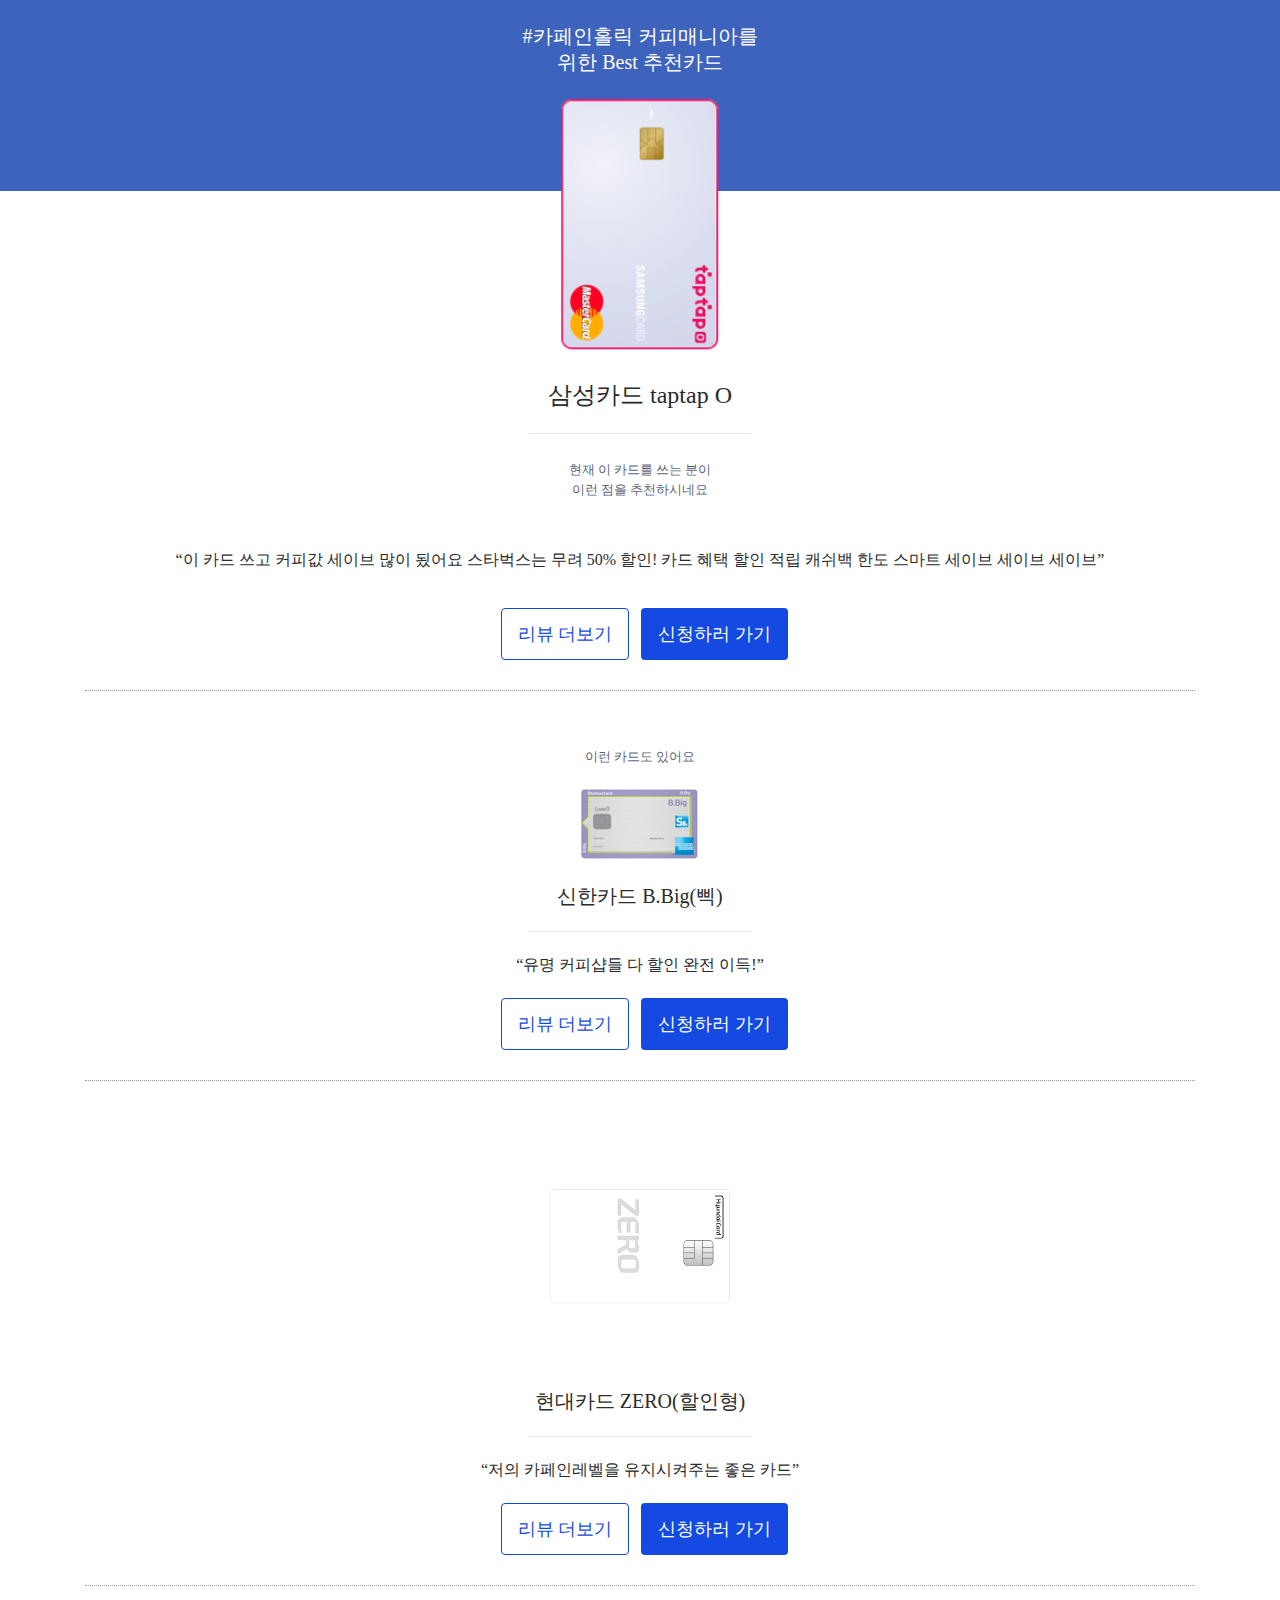
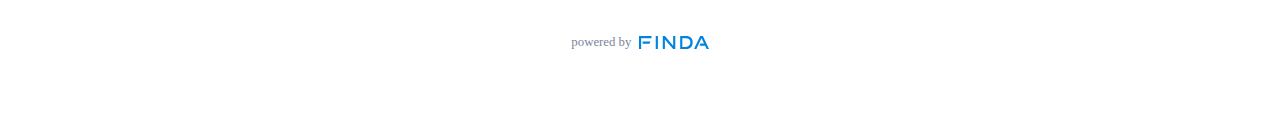
<file: cardRecommend.html>
<!DOCTYPE html>
<html lang="ko">

<head>
    <!--    <link rel="import" href="WebpayHead.html">-->
    <!-- COMMON TAGS -->
    <meta charset="utf-8">
    <meta http-equiv="X-UA-Compatible" content="IE=edge">
    <meta name="viewport" content="width=device-width, initial-scale=1">
    <title>이전달 카드값</title>
    <!-- component CSS -->
    <link href="assets/tossframestyle.css" type="text/css" rel="stylesheet">
    <link href="assets/style.css" type="text/css" rel="stylesheet">

    <!-- Google Tag Manager -->
    <script>(function(w,d,s,l,i){w[l]=w[l]||[];w[l].push({'gtm.start':
    new Date().getTime(),event:'gtm.js'});var f=d.getElementsByTagName(s)[0],
    j=d.createElement(s),dl=l!='dataLayer'?'&l='+l:'';j.async=true;j.src=
    'https://www.googletagmanager.com/gtm.js?id='+i+dl;f.parentNode.insertBefore(j,f);
    })(window,document,'script','dataLayer','GTM-PQLQ78R');</script>
    <!-- End Google Tag Manager -->
</head>

<body>
<!-- Google Tag Manager (noscript) -->
<noscript><iframe src="https://www.googletagmanager.com/ns.html?id=GTM-PQLQ78R"
height="0" width="0" style="display:none;visibility:hidden"></iframe></noscript>
<!-- End Google Tag Manager (noscript) -->
<!-- 첫번째 카드 -->
    <div class="header blue600 pt-4">
        <h5 class="white light header_title center"><b>#카페인홀릭 커피매니아를</b><br>위한 Best 추천카드</h5>
        <br><br><br><br>
    </div>
    <div class="main_card_img">
        <img class="vertical" src="assets/img/samplecardimage.png">
    </div>
    <h4 class="card_title light center">삼성카드 taptap O</h4>
    <div class="container center">
        <hr class="card_hr">
        <div class="benefit_title">
            <p class="mt-3">현재 이 카드를 쓰는 분이 <br>이런 점을 추천하시네요</p>
        </div>
        <div class="benefit_user_review">
            <p>“이 카드 쓰고
                커피값 세이브 많이 됬어요
                스타벅스는 무려 50% 할인! 카드 혜택 할인 적립 캐쉬백 한도 스마트 세이브 세이브 세이브”
            </p>
        </div>
        <div class="card_wrap">
            <a class="btn btn-outline-accent btn mx-2" href="cardRecommendModal.html">리뷰 더보기</a>
            <a class="btn btn-accent" href="#" role="button">신청하러 가기</a>
        </div>
        <!-- 두번째 카드 -->
        <br>
        <div class="more_card">
            <div class="benefit_title">
                이런 카드도 있어요
            </div>
            <img src="assets/img/samplethumb1.png">
                <h5 class="card_title light mt-4">신한카드 B.Big(삑) </h5>
                    <hr class="card_hr">
                <div class="benefit_user_review">
                    “유명 커피샵들 다 할인 완전 이득!”
                </div>
        <div class="card_wrap">
            <a class="btn mx-2 btn-outline-accent btn" href="cardRecommendModal.html">리뷰 더보기</a>
            <a class="btn btn-accent" href="#" role="button">신청하러 가기</a>
        </div>
        <br>
        <div class="more_card">
            <img class="vertical" src="assets/img/samplethumb3.png">
                <h5 class="card_title light mt-4">현대카드 ZERO(할인형) </h5>
                    <hr class="card_hr">
                <div class="benefit_user_review">
                    “저의 카페인레벨을 유지시켜주는 좋은 카드”
                </div>
        <div class="card_wrap">
            <a class="btn mx-2 btn-outline-accent btn" href="cardRecommendModal.html">리뷰 더보기</a>
            <a class="btn btn-accent" href="#" role="button">신청하러 가기</a>
        </div>
        </div>
        <br>
        <p class="footer_description">powered by
            <img class="finda_logo ml-1" src="assets/img/bi-finda.svg">
        </p>
        <br>
        </div>
    </div>


    <!-- Toss JS Framework CDN -->
    <script src=" https://ajax.googleapis.com/ajax/libs/jquery/1.11.2/jquery.min.js"></script>
    <script src="https://toss.im/tossframe/assets/javascripts/tossframe.js"></script>
    <script>
        $(document).ready(function () {});
    </script>
    <!--접기펴기-->
   <script>
     function show(ele){
         document.getElementById(ele).style.display = 'block';
    }
    </script>
</body>

</html>
</file>
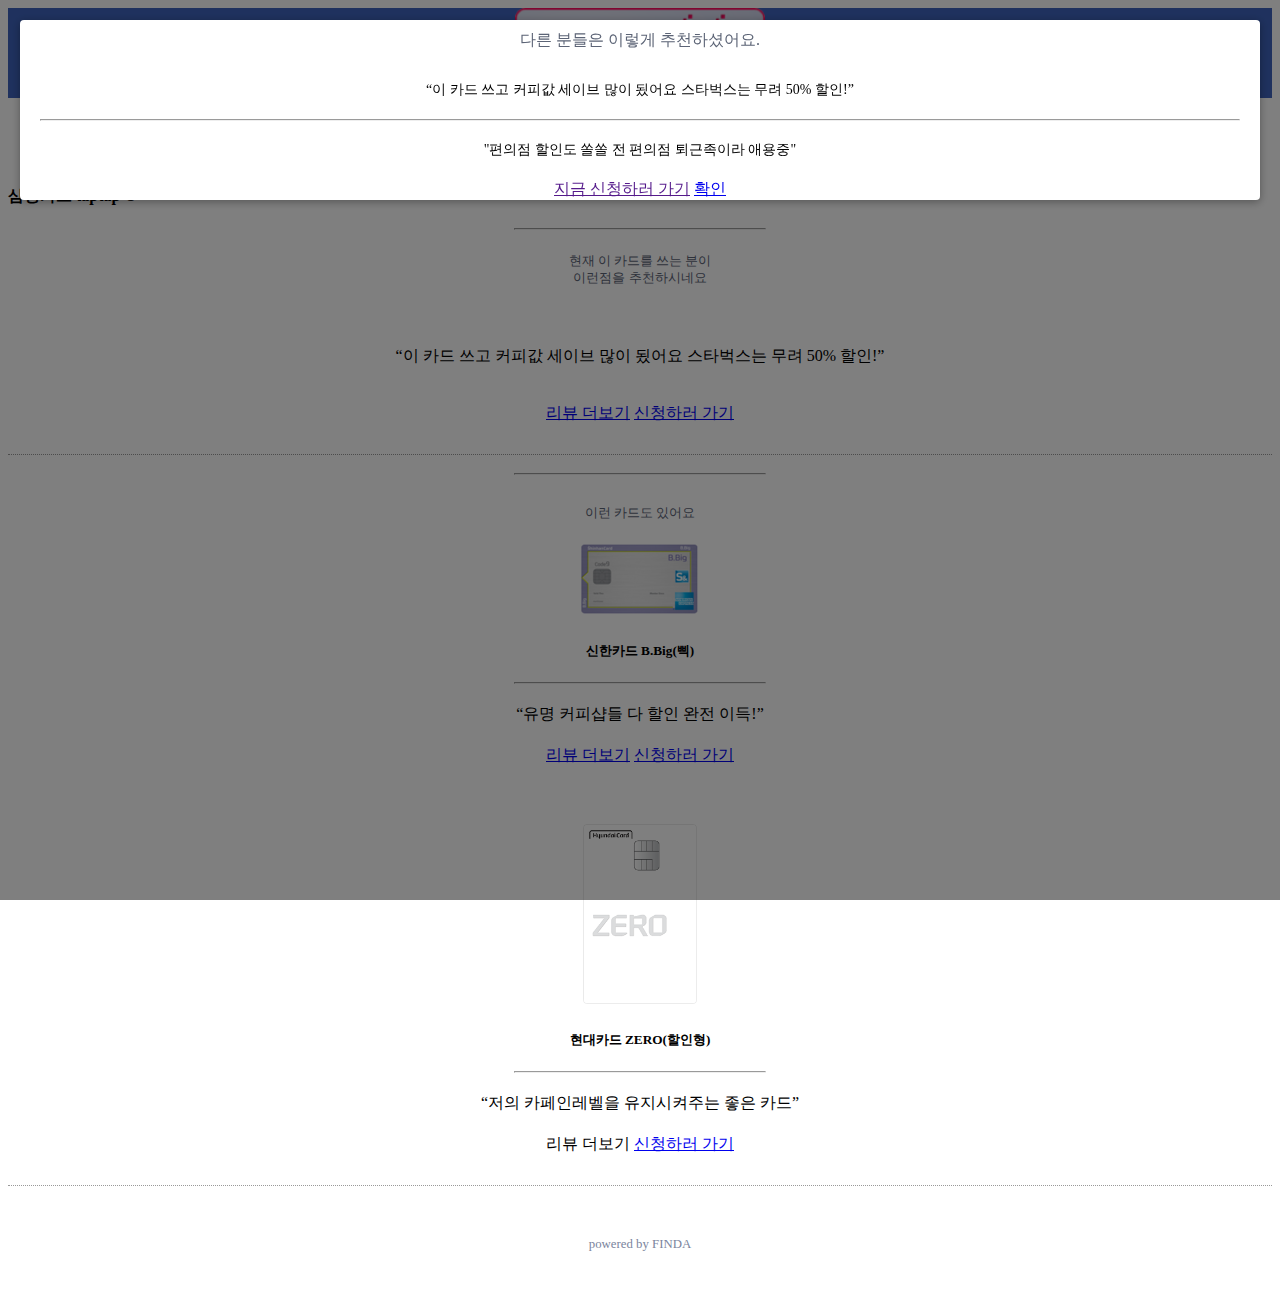
<file: cardRecommendModal.html>
<!DOCTYPE html>
<html lang="ko">

<head>
    <meta charset="utf-8">
    <meta http-equiv="X-UA-Compatible" content="IE=edge">
    <meta name="viewport" content="width=device-width, initial-scale=1">
    <!-- 위 3개의 메타 태그는 *반드시* head 태그의 처음에 와야합니다; 어떤 다른 콘텐츠들은 반드시 이 태그들 *다음에* 와야 합니다 -->
    <title>Toss Web Framework</title>

    <!-- Toss 공용 CSS 문서의 맨 처음에 와야 합니다;-->
    <link href="https://toss.im/frame/assets/stylesheets/tossframe-2.0.4.css" rel="stylesheet">
    <!-- component CSS -->
    <link href="assets/style.css" type="text/css" rel="stylesheet">
    <!-- Google Tag Manager -->
    <script>(function(w,d,s,l,i){w[l]=w[l]||[];w[l].push({'gtm.start':
    new Date().getTime(),event:'gtm.js'});var f=d.getElementsByTagName(s)[0],
    j=d.createElement(s),dl=l!='dataLayer'?'&l='+l:'';j.async=true;j.src=
    'https://www.googletagmanager.com/gtm.js?id='+i+dl;f.parentNode.insertBefore(j,f);
    })(window,document,'script','dataLayer','GTM-PQLQ78R');</script>
    <!-- End Google Tag Manager -->
</head>

<body>
<!-- Google Tag Manager (noscript) -->
<noscript><iframe src="https://www.googletagmanager.com/ns.html?id=GTM-PQLQ78R"
height="0" width="0" style="display:none;visibility:hidden"></iframe></noscript>
<!-- End Google Tag Manager (noscript) -->
<!--  modal  -->
    <div class="modal-mask">
        <div class="modal-wrapper">
            <div class="modal-container">
                <div class="modal-header">
                    <p>다른 분들은 이렇게 추천하셨어요.</p>
                </div>
                <div class="modal-body">
                    <slot name="body">
                        <div class="benefit_user_review">
                            “이 카드 쓰고
                            커피값 세이브 많이 됬어요
                            스타벅스는 무려 50% 할인!”
                        </div>
                        <hr>
                        <div class="benefit_user_review">
                            "편의점 할인도 쏠쏠 전 편의점 퇴근족이라 애용중"
                        </div>
                    </slot>
                </div>
                <div class="modal-footer">
                    <slot name="footer">
                         <a class="btn btn-block btn-accent" href="" role="button">지금 신청하러 가기</a>
                         <a class="btn btn-block btn-outline-accent btn" href="index.html">확인</a>
                    </slot>
                </div>
            </div>
        </div>
    </div>
<!-- 첫번째 카드 -->
   <div class="header blue600 pt-4">
        <p class="white header_title"><b>#카페인홀릭 커피매니아</b><br>을 위한 Best 추천카드</p>
    </div>
    <div class="pt-3 main_card_img">
        <img src="assets/img/samplecardimage.png">
        <h4 class="main_card_title thin">삼성카드 taptap O</h4>
    </div>  
    <div class="container">
        <hr class="card_hr">
        <div class="benefit_title">
            <p>현재 이 카드를 쓰는 분이 <br>이런점을 추천하시네요</p>
        </div>
        <div class="benefit_user_review">
            <p>“이 카드 쓰고
                커피값 세이브 많이 됬어요
                스타벅스는 무려 50% 할인!”
            </p>
        </div>    
        <div class="card_wrap">
            <a class="btn btn-outline-accent btn mx-2" href="cardRecommendModal.html">리뷰 더보기</a>
            <a class="btn btn-accent" href="#" role="button">신청하러 가기</a>
        </div>
        <!-- 두번째 카드 -->
        <br>
            <hr class="card_hr">
        <div class="more_card">
            <div class="benefit_title">
                이런 카드도 있어요
            </div> 
            <img src="assets/img/samplethumb1.png">
                <h5 class="thin mt-3">신한카드 B.Big(삑) </h5>
                    <hr class="card_hr">
                <div class="benefit_user_review">
                    “유명 커피샵들 다 할인 완전 이득!”
                </div>
            <a class="btn mx-2 btn-outline-accent btn" href="cardRecommendModal.html">리뷰 더보기</a>
            <a class="btn btn-accent" href="#" role="button">신청하러 가기</a>
            </div>
        </div>
        <br>
        <div class="more_card">
            <img class="long_column" src="assets/img/samplethumb3.png">
                <h5 class="thin mt-3">현대카드 ZERO(할인형) </h5>
                    <hr class="card_hr">
                <div class="benefit_user_review">
                    “저의 카페인레벨을 유지시켜주는 좋은 카드”
                </div>
        <div class="card_wrap">
            <a class="btn mx-2 btn-outline-accent btn">리뷰 더보기</a>
            <a class="btn btn-accent" href="#" role="button">신청하러 가기</a>
            </div>
        </div>
        <br>
        <p class="footer_description">powered by FINDA</p>
        <br>  

    <!-- Toss JS Framework CDN -->
    <script src="https://ajax.googleapis.com/ajax/libs/jquery/1.11.2/jquery.min.js"></script>
    <script src="https://toss.im/tossframe/assets/javascripts/tossframe.js"></script>

</body>

</html>
</file>
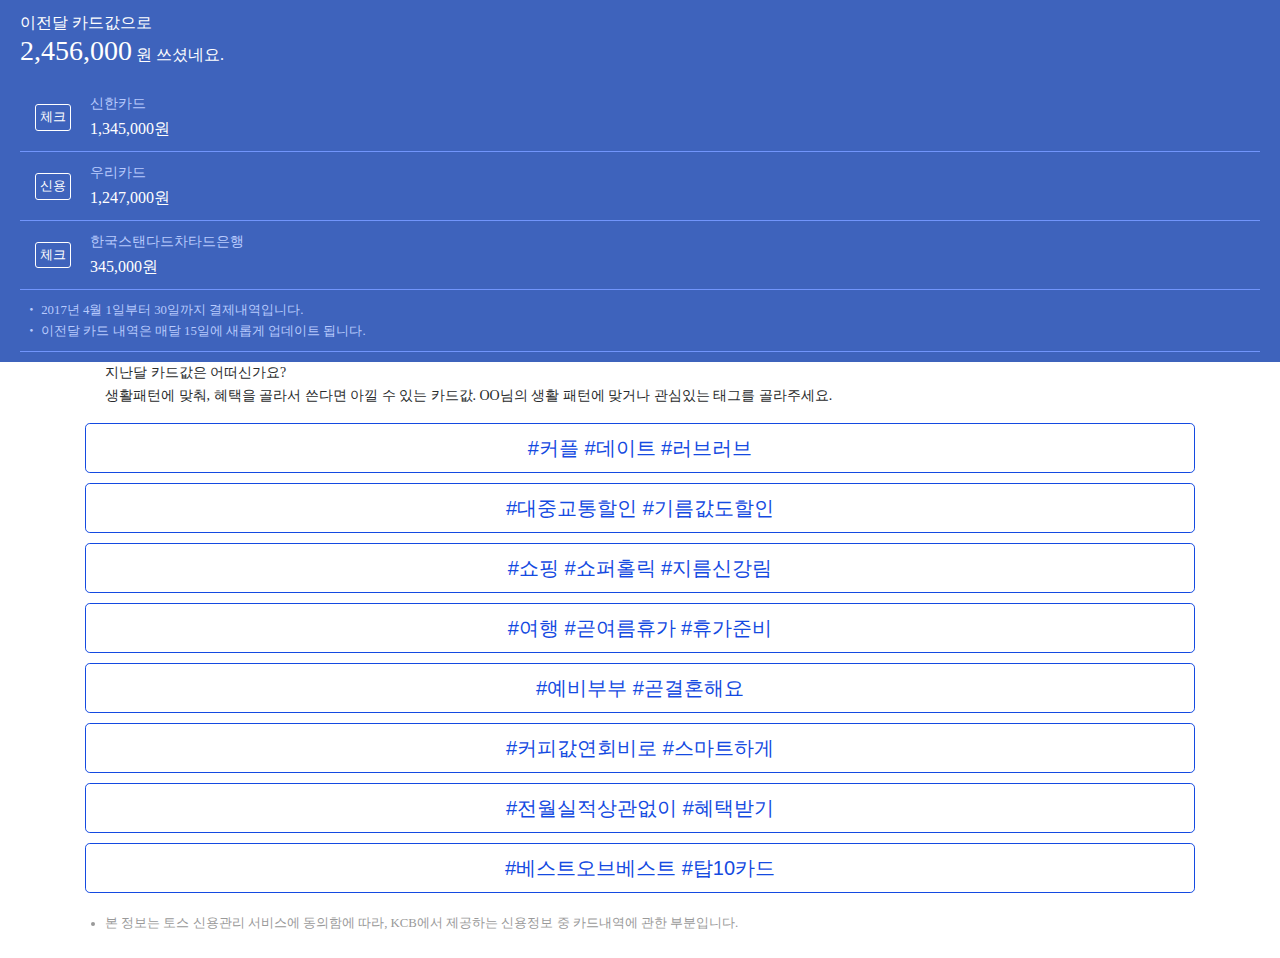
<file: monthlyExpense.html>
<!DOCTYPE html>
<html lang="ko">

<head>
    <!--    <link rel="import" href="WebpayHead.html">-->
    <!-- COMMON TAGS -->
    <meta charset="utf-8">
    <meta http-equiv="X-UA-Compatible" content="IE=edge">
    <meta name="viewport" content="width=device-width, initial-scale=1">
    <title>이전달 카드값</title>
    <!-- component CSS -->
    <link href="assets/tossframestyle.css" type="text/css" rel="stylesheet">
    <link href="assets/style.css" type="text/css" rel="stylesheet"> 
    
    <!-- Google Tag Manager -->
    <script>(function(w,d,s,l,i){w[l]=w[l]||[];w[l].push({'gtm.start':
    new Date().getTime(),event:'gtm.js'});var f=d.getElementsByTagName(s)[0],
    j=d.createElement(s),dl=l!='dataLayer'?'&l='+l:'';j.async=true;j.src=
    'https://www.googletagmanager.com/gtm.js?id='+i+dl;f.parentNode.insertBefore(j,f);
    })(window,document,'script','dataLayer','GTM-PQLQ78R');</script>
    <!-- End Google Tag Manager -->
</head>

<body>
<!-- Google Tag Manager (noscript) -->
<noscript><iframe src="https://www.googletagmanager.com/ns.html?id=GTM-PQLQ78R"
height="0" width="0" style="display:none;visibility:hidden"></iframe></noscript>
<!-- End Google Tag Manager (noscript) -->
    <div class="header">
        <div class="monthly">
            <div class="total">
                <p class="light white" style="margin-bottom:0.2rem; font-size:1rem;">이전달 카드값으로</p>
                <h3 class="light white" style="display:inline-block; line-height:1.5rem;">2,456,000</h3> <p class="light white" style="display:inline-block; font-size:1rem;">원 쓰셨네요.</p>
            </div>
        <!-- 카드 A -->
            <div class="cardgroup_1">
                <div class="cardtype">
                    체크
                </div>
                <div class="cardgroup_2">
                    <div class="cardname">
                        신한카드
                    </div>
                    <div class="cardexpense">
                        1,345,000원
                    </div>
                </div>
            </div>
        <!-- 카드 B -->
            <div class="cardgroup_1">
                <div class="cardtype">
                    신용
                </div>
                <div class="cardgroup_2">
                    <div class="cardname">
                        우리카드
                    </div>
                    <div class="cardexpense">
                        1,247,000원
                    </div>
                </div>
            </div>
        <!-- 카드 C -->
            <div class="cardgroup_1">
                <div class="cardtype">
                    체크
                </div>
                <div class="cardgroup_2">
                    <div class="cardname">
                        한국스탠다드차타드은행
                    </div>
                    <div class="cardexpense">
                        345,000원
                    </div>
                </div>
            </div>
            <div class="cardgroup_1">
                <div class="monthly_expense_description">
                    ‧ 2017년 4월 1일부터 30일까지 결제내역입니다. <br>
                    ‧ 이전달 카드 내역은 매달 15일에 새롭게 업데이트 됩니다. 
                </div>
            </div>
        </div>

    </div>
    <!-- -->
    <div class="container mb-4">
        <div class="copywrite">
            <p>지난달 카드값은 어떠신가요?<br>생활패턴에 맞춰, 혜택을 골라서 쓴다면 아낄 수 있는 카드값. OO님의 생활 패턴에 맞거나 관심있는 태그를 골라주세요.</p>
        </div>
        <div class="expense">
            <button type="button" class="btn btn-outline-accent btn-lg btn-block" href="https://www.finda.co.kr/toss/cards/credit-cards?curationKeyword=date">#커플 #데이트 #러브러브</button>
            <button type="button" class="btn btn-outline-accent btn-lg btn-block" href="https://www.finda.co.kr/toss/cards/credit-cards?curationKeyword=transportation">#대중교통할인 #기름값도할인
            </button>
            <button type="button" class="btn btn-outline-accent btn-lg btn-block" href="https://www.finda.co.kr/toss/cards/credit-cards?curationKeyword=shopping">#쇼핑 #쇼퍼홀릭 #지름신강림</button>
            <button type="button" class="btn btn-outline-accent btn-lg btn-block" href="https://www.finda.co.kr/toss/cards/credit-cards?curationKeyword=trip">#여행 #곧여름휴가 #휴가준비</button>
            <button type="button" class="btn btn-outline-accent btn-lg btn-block" href="https://www.finda.co.kr/toss/cards/credit-cards?curationKeyword=wedding">#예비부부 #곧결혼해요</button>
            <button type="button" class="btn btn-outline-accent btn-lg btn-block" href="https://www.finda.co.kr/toss/cards/credit-cards?curationKeyword=annualfee">#커피값연회비로 #스마트하게</button>
            <button type="button" class="btn btn-outline-accent btn-lg btn-block" href="https://www.finda.co.kr/toss/cards/credit-cards?curationKeyword=baseperformance">#전월실적상관없이 #혜택받기</button>
            <button type="button" class="btn btn-outline-accent btn-lg btn-block" href="https://www.finda.co.kr/toss/cards/credit-cards?curationKeyword=best10">#베스트오브베스트 #탑10카드</button>
        </div>
        <div class="card_result_info">
            <ul>
                <li>본 정보는 토스 신용관리 서비스에 동의함에 따라,  KCB에서 제공하는 신용정보 중 카드내역에 관한 부분입니다.</li>
            </ul>
        </div>
    </div>
    

    <!-- Toss JS Framework CDN -->
    <script src=" https://ajax.googleapis.com/ajax/libs/jquery/1.11.2/jquery.min.js"></script>
    <script src="https://toss.im/tossframe/assets/javascripts/tossframe.js"></script>
    <script>
        $(document).ready(function () {});
    </script>

</body>

</html>
</file>
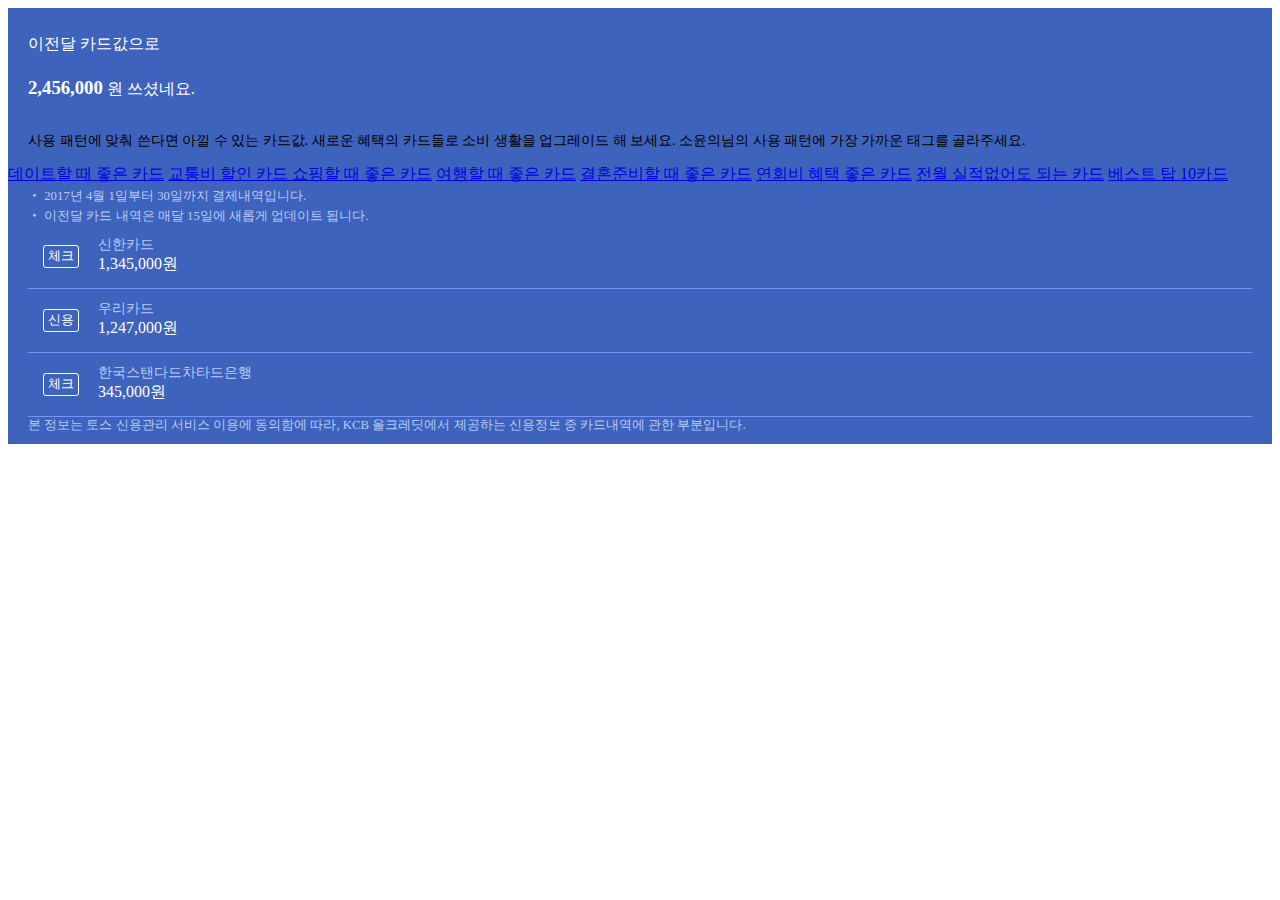
<file: monthlyExpense_B.html>
<!DOCTYPE html>
<html lang="ko">
<head>
    <!--    <link rel="import" href="WebpayHead.html">-->
    <!-- COMMON TAGS -->
    <meta charset="utf-8">
    <meta http-equiv="X-UA-Compatible" content="IE=edge">
    <meta name="viewport" content="width=device-width, initial-scale=1">
    <title>이전달 카드값</title>
    <!-- component CSS -->
    <link href="https://toss.im/frame/assets/stylesheets/tossframe-2.0.4.css" type="text/css" rel="stylesheet">
    <link href="assets/style.css" type="text/css" rel="stylesheet"> 
    
    <!-- Google Tag Manager -->
    <script>(function(w,d,s,l,i){w[l]=w[l]||[];w[l].push({'gtm.start':
    new Date().getTime(),event:'gtm.js'});var f=d.getElementsByTagName(s)[0],
    j=d.createElement(s),dl=l!='dataLayer'?'&l='+l:'';j.async=true;j.src=
    'https://www.googletagmanager.com/gtm.js?id='+i+dl;f.parentNode.insertBefore(j,f);
    })(window,document,'script','dataLayer','GTM-PQLQ78R');</script>
    <!-- End Google Tag Manager -->
</head>

<body>
<!-- Google Tag Manager (noscript) -->
<noscript><iframe src="https://www.googletagmanager.com/ns.html?id=GTM-PQLQ78R"
height="0" width="0" style="display:none;visibility:hidden"></iframe></noscript>
<!-- End Google Tag Manager (noscript) -->
    <div class="header">
        <div class="monthly">
            <div class="total">
                <p class="light white" style="margin-bottom:0.2rem; font-size:1rem;">이전달 카드값으로</p>
                <h3 class="light white" style="display:inline-block;">2,456,000</h3> <p class="light white" style="display:inline-block; font-size:1rem;">원 쓰셨네요.</p>
            </div>
        <div class="copywrite blue200-text pt-1 pb-1">
            <p>사용 패턴에 맞춰 쓴다면 아낄 수 있는 카드값. 새로운 혜택의 카드들로 소비 생활을 업그레이드 해 보세요. 소윤의님의 사용 패턴에 가장 가까운 태그를 골라주세요.</p>
        </div>
        <div class="expense">
            <a class="btn d-block mx-3 mb-2 btn-outline-white" href="https://www.finda.co.kr/toss/cards/credit-cards?curationKeyword=date">데이트할 때 좋은 카드</a>
            <a class="btn d-block mx-3 mb-2 btn-outline-white" href="https://www.finda.co.kr/toss/cards/credit-cards?curationKeyword=transportation">교통비 할인 카드
            </a>
            <a class="btn d-block mx-3 mb-2 btn-outline-white" href="https://www.finda.co.kr/toss/cards/credit-cards?curationKeyword=">쇼핑할 때 좋은 카드</a>
            <a class="btn d-block mx-3 mb-2 btn-outline-white" href="https://www.finda.co.kr/toss/cards/credit-cards?curationKeyword=trip">여행할 때 좋은 카드</a>
            <a class="btn d-block mx-3 mb-2 btn-outline-white" href="https://www.finda.co.kr/toss/cards/credit-cards?curationKeyword=wedding">결혼준비할 때 좋은 카드</a>
            <a class="btn d-block mx-3 mb-2 btn-outline-white" href="https://www.finda.co.kr/toss/cards/credit-cards?curationKeyword=annualfee">연회비 혜택 좋은 카드</a>
            <a class="btn d-block mx-3 mb-2 btn-outline-white" href="https://www.finda.co.kr/toss/cards/credit-cards?curationKeyword=baseperformance">전월 실적없어도 되는 카드</a>
            <a class="btn d-block mx-3 mb-2 btn-outline-white" href="https://www.finda.co.kr/toss/cards/credit-cards?curationKeyword=best10">베스트 탑 10카드</a>
        </div>
        <!-- 카드 A -->
            <div class="copywrite pb-2 pt-3 blue300-text">
                <div class="monthly_expense_description">
                    ‧ 2017년 4월 1일부터 30일까지 결제내역입니다. <br>
                    ‧ 이전달 카드 내역은 매달 15일에 새롭게 업데이트 됩니다. 
                </div>
            </div>
            <div class="cardgroup_1">
                <div class="cardtype">
                    체크
                </div>
                <div class="cardgroup_2">
                    <div class="cardname">
                        신한카드
                    </div>
                    <div class="cardexpense">
                        1,345,000원
                    </div>
                </div>
            </div>
        <!-- 카드 B -->
            <div class="cardgroup_1">
                <div class="cardtype">
                    신용
                </div>
                <div class="cardgroup_2">
                    <div class="cardname">
                        우리카드
                    </div>
                    <div class="cardexpense">
                        1,247,000원
                    </div>
                </div>
            </div>
        <!-- 카드 C -->
            <div class="cardgroup_1">
                <div class="cardtype">
                    체크
                </div>
                <div class="cardgroup_2">
                    <div class="cardname">
                        한국스탠다드차타드은행
                    </div>
                    <div class="cardexpense">
                        345,000원
                    </div>
                </div>
            </div>
            <div class="copywrite pb-2 pt-3 blue300-text">
                <div class="monthly_expense_description">
                    본 정보는 토스 신용관리 서비스 이용에 동의함에 따라, KCB 올크레딧에서 제공하는 신용정보 중 카드내역에 관한 부분입니다. 
                </div>
            </div>
        </div>
    <!-- -->

    </div>
   <!-- Toss JS Framework CDN -->
    <script src=" https://ajax.googleapis.com/ajax/libs/jquery/1.11.2/jquery.min.js"></script>
    <script src="https://toss.im/tossframe/assets/javascripts/tossframe.js"></script>
    <script>
        $(document).ready(function () {});
    </script>

</body>

</html>
</file>
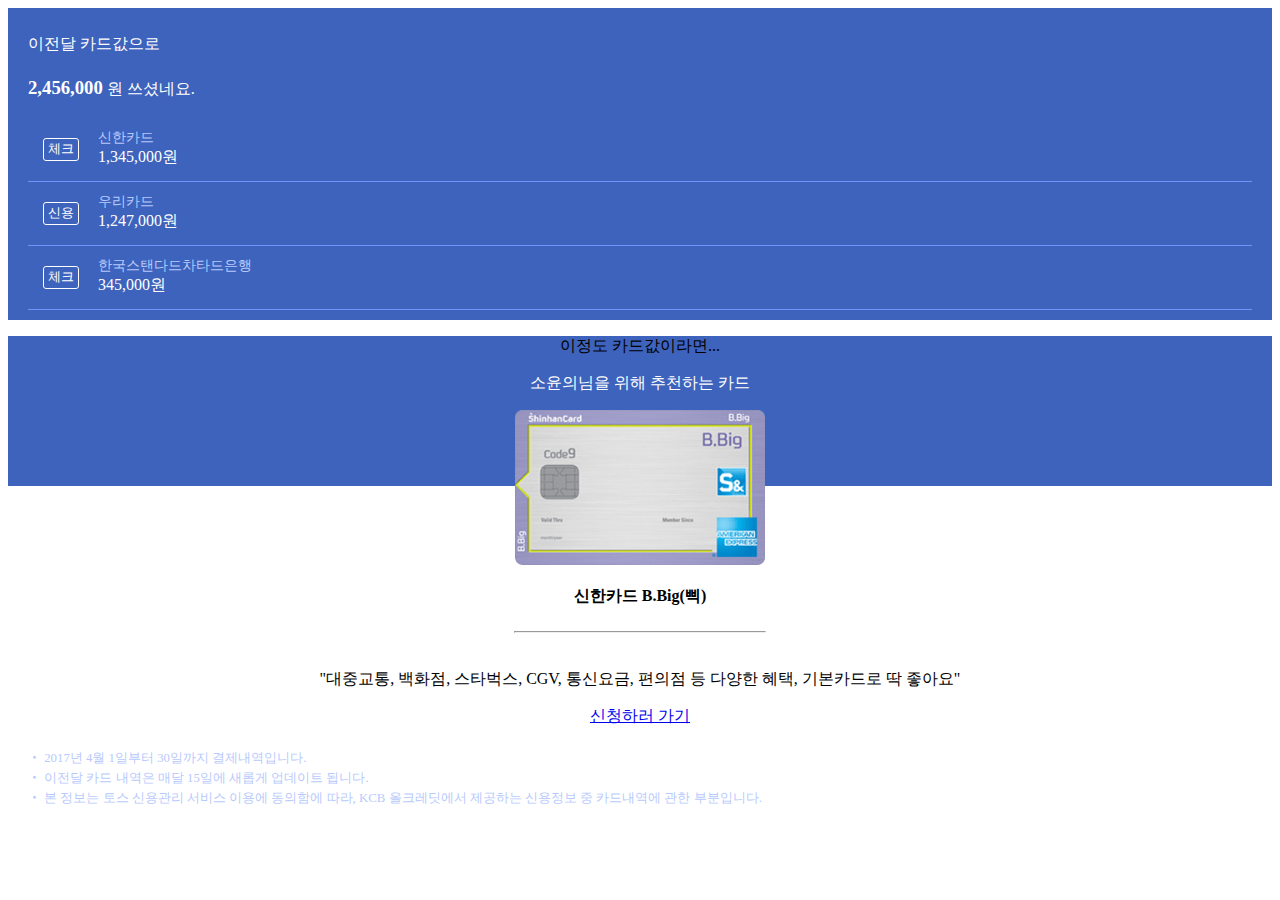
<file: monthlyExpense_C.html>
<!DOCTYPE html>
<html lang="ko">
<head>
    <!--    <link rel="import" href="WebpayHead.html">-->
    <!-- COMMON TAGS -->
    <meta charset="utf-8">
    <meta http-equiv="X-UA-Compatible" content="IE=edge">
    <meta name="viewport" content="width=device-width, initial-scale=1">
    <title>이전달 카드값</title>
    <!-- component CSS -->
    <link href="https://toss.im/frame/assets/stylesheets/tossframe-2.0.4.css" type="text/css" rel="stylesheet">
    <link href="assets/style.css" type="text/css" rel="stylesheet"> 
    
    <!-- Google Tag Manager -->
    <script>(function(w,d,s,l,i){w[l]=w[l]||[];w[l].push({'gtm.start':
    new Date().getTime(),event:'gtm.js'});var f=d.getElementsByTagName(s)[0],
    j=d.createElement(s),dl=l!='dataLayer'?'&l='+l:'';j.async=true;j.src=
    'https://www.googletagmanager.com/gtm.js?id='+i+dl;f.parentNode.insertBefore(j,f);
    })(window,document,'script','dataLayer','GTM-PQLQ78R');</script>
    <!-- End Google Tag Manager -->
</head>

<body>
<!-- Google Tag Manager (noscript) -->
<noscript><iframe src="https://www.googletagmanager.com/ns.html?id=GTM-PQLQ78R"
height="0" width="0" style="display:none;visibility:hidden"></iframe></noscript>
<!-- End Google Tag Manager (noscript) -->
    <div class="header">
        <div class="monthly">
            <div class="total">
                <p class="light white" style="margin-bottom:0.2rem; font-size:1rem;">이전달 카드값으로</p>
                <h3 class="light white" style="display:inline-block;">2,456,000</h3> <p class="light white" style="display:inline-block; font-size:1rem;">원 쓰셨네요.</p>
            </div>
            <div class="cardgroup_1">
                <div class="cardtype">
                    체크
                </div>
                <div class="cardgroup_2">
                    <div class="cardname">
                        신한카드
                    </div>
                    <div class="cardexpense">
                        1,345,000원
                    </div>
                </div>
            </div>
        <!-- 카드 B -->
            <div class="cardgroup_1">
                <div class="cardtype">
                    신용
                </div>
                <div class="cardgroup_2">
                    <div class="cardname">
                        우리카드
                    </div>
                    <div class="cardexpense">
                        1,247,000원
                    </div>
                </div>
            </div>
        <!-- 카드 C -->
            <div class="cardgroup_1">
                <div class="cardtype">
                    체크
                </div>
                <div class="cardgroup_2">
                    <div class="cardname">
                        한국스탠다드차타드은행
                    </div>
                    <div class="cardexpense">
                        345,000원
                    </div>
                </div>
            </div>
        </div>
    </div>
<!-- 카드 추천 영역-->
<!-- 50만원 이하 카드값 사용자-->
    <div class="blue600" style="height:150px; margin-bottom:100px;">
            <p class="center blue300-text mb-0 pt-2">이정도 카드값이라면...<br></p>
            <p class="center white">소윤의님을 위해 추천하는 카드</p>
            <img src="assets/img/shinhancc_b_big.png" style="width:250px; display:block; margin:auto;">
    </div>
   <h4 class="card_title light center">신한카드 B.Big(삑)</h4>
    <hr class="card_hr">
    <div class="benefit_user_review">
        <p>
            "대중교통, 백화점, 스타벅스, CGV, 통신요금, 편의점 등 다양한 혜택, 기본카드로 딱 좋아요"   
        </p>
        <a class="btn d-block btn-accent" href="https://m.shinhancard.com/mob/MOBFM038N/MOBFM038C01.shc?EntryLoc=2739&empSeq=509&datakey=&agcCd=" role="button">신청하러 가기</a>
    </div>
<!-- 50만원 초과 100만원 이하 카드값 사용자
    <div class="blue600" style="height:150px; margin-bottom:100px;">
            <p class="center blue300-text mb-0 pt-2">이정도 카드값이라면...<br></p>
            <p class="center white">소윤의님을 위해 추천하는 카드</p>
            <img src="assets/img/shinhancc_mr_life.png" style="width:250px; display:block; margin:auto;">
    </div>
   <h4 class="card_title light center">신한카드 Mr.Life</h4>
    <hr class="card_hr">
    <div class="benefit_user_review">
        <p>
            "이마트, 편의점, 외식, 커피 등 생활하는 거의 모든 데서 10%씩 할인이 되는 유용한 카드"
        </p>
        <a class="btn d-block btn-accent" href="https://m.shinhancard.com/mob/MOBFM038N/MOBFM038C01.shc?EntryLoc=2739&empSeq=509&datakey=&agcCd=" role="button">신청하러 가기</a>
    </div>
-->   
    <!--100만원 초과 카드값 사용자
    <div class="blue600" style="height:150px; margin-bottom:100px;">
            <p class="center blue300-text mb-0 pt-2">이정도 카드값이라면...<br></p>
            <p class="center white">소윤의님을 위해 추천하는 카드</p>
            <img src="assets/img/lotte_travelpass.png" style="width:250px; display:block; margin:auto;">
    </div>
   <h4 class="card_title light center">트래블패스 시그니처 카드</h4>
    <hr class="card_hr">
    <div class="benefit_user_review">
        <p>
            "아시아나 비즈니스 라운지, 호텔, 인천공항 발렛파킹 서비스 너무 좋음. 아시아나 덕후들을 위한 최강의 카드"
        </p>
        <a class="btn d-block btn-accent" href="https://m.shinhancard.com/mob/MOBFM038N/MOBFM038C01.shc?EntryLoc=2739&empSeq=509&datakey=&agcCd=" role="button">신청하러 가기</a>
    </div>
-->
    <div class="copywrite pb-2 pt-3 blue300-text">
                <div class="monthly_expense_description">
                    ‧ 2017년 4월 1일부터 30일까지 결제내역입니다. <br>
                    ‧ 이전달 카드 내역은 매달 15일에 새롭게 업데이트 됩니다.<br>
                    ‧ 본 정보는 토스 신용관리 서비스 이용에 동의함에 따라, KCB 올크레딧에서 제공하는 신용정보 중 카드내역에 관한 부분입니다. 
                </div>
            </div>
   <!-- Toss JS Framework CDN -->
    <script src=" https://ajax.googleapis.com/ajax/libs/jquery/1.11.2/jquery.min.js"></script>
    <script src="https://toss.im/tossframe/assets/javascripts/tossframe.js"></script>
    <script>
        $(document).ready(function () {});
    </script>

</body>

</html>
</file>
<file: assets/style.css>
body{
    font-family: 'Spoqa Han Sans'
}

hr{
    margin-bottom:10px;
    margin-top:0px;
}

#footer{
    position: fixed;
    bottom: 0;
    z-index: 99;
    border-radius: 0;
}
.center{
    text-align: center;
}
.total{
    padding: 0 20px;
}

.header{
    background-color:#3e63bc;
    height: auto;
    padding: 10px 0px;
}

.header img{
    width: 80px;
    display:block;
    margin: 10% auto;
}
.header_title{
    margin-bottom:0.2rem; 
    text-align:center;
    line-height:1.6rem;
}
.blue600{
    background-color:#3e63bc
}

.expense button{
    margin: 10px 0px;
    height: 50px;
}
.main_card_img img{
    display: block;
    margin:auto;
    margin-top: -90px;
    width: 250px;
}
.main_card_img img.vertical{
    transform: rotate(90deg);
    vertical-align: middle;
    text-align: center;
    margin-top: -45px;
    margin-bottom: 80px;
}
.card_title{
    text-align:center;
    margin-bottom: 24px;
}
.white{
    color: #fff;
}
.card_wrap{
    text-align:center;
    padding-bottom: 30px;
    border-bottom: 1px dotted #999999; 
}

.monthly_expense_description{
    font-size: 0.8rem;
    color:#b8cafd;
}

.cardtype{
    font-size:0.8rem;
    border: solid 1px #ffffff;
    border-radius: 3px;
    width: auto;
    display:inline-block;
    color: #fff;
    padding: 2px 4px 2px 4px;
    margin: 10px 10px 10px 10px;   
}
.cardgroup_1{
    padding: 10px 5px;
    border-bottom: solid 1px #7195fb;
    margin: 0 20px;
}
.cardgroup_2{
    display: inline-block;
    vertical-align: middle;
    margin-left: 5px;
}

.cardname{
    font-size:0.875rem;
    color: #b8cafd;
}
.cardexpense{
    font-size: 1rem;
    color:#fff;
}
.copywrite{
    margin: 0 20px; 
    font-size: 0.875rem;
}

.card_result_info ul{
    font-size: 0.8rem;
    padding: 10px 10px 0px 20px;
    margin-top: 10px;
    color: #999;
}
.benefit_title{
    text-align:center;
    font-weight:500;
    font-size: 0.8rem;
    color:#5c6476;
    padding: 10px;
    margin-bottom: 10px;
}

.benefit_user_review{
    text-align: center;
    font-weight: 500;
    font-size:1rem;
    padding: 10px;
    margin: 10px;
    word-break:keep-all
}
.more_card{
    padding: 20px 0px;
    text-align:center;
}

.more_card img{
    max-width: 180px;
    max-height: 180px;
    width:auto;
    height:auto;
}

.more_card img.vertical {
    margin:30px; 0;
    transform: rotate(90deg);
}

hr.card_hr{
    margin: 0% 40%;
}
/* modal */
.modal-mask {
    position: fixed;
    z-index: 9998;
    top: 0;
    left: 0;
    width: 100%;
    height: 100%;
    background-color: rgba(0, 0, 0, .5);
    display: block;
    transition: opacity .3s ease;
}

.modal-wrapper {
    display: block;
    vertical-align: middle;
    padding: 20px;
}

.modal-container {
    width: 100%;
    margin: auto;
    background-color: #fff;
    border-radius: 4px;
    box-shadow: 0 2px 8px rgba(0, 0, 0, .33);
    transition: all .3s ease;
    text-align: left;
}
.modal-header {
    display: block;
}
.modal-header p{
    margin: 0;
    padding: 10px 0px 0px 0px;
    font-weight: 400;
    text-align: center !important;
    color: #5C6476;
    display:block;
    text-align: center;
}

.modal-body {
    margin: 0;
    padding: 10px 20px 0px 20px !important;
    text-align: left;
    font-size: 1.1rem;
    word-break: break-all;
}

.modal-default-button {
    float: right;
}

.modal-footer {
    display: block;
    align-content: center;
    text-align: center;
}

.modal-body .benefit_user_review{
    font-size: 14px;
    text-align: center;
}
.footer_description{
    font-size:0.8rem; 
    text-align:center; 
    color:#7b859d;
}
img.finda_logo{
    width: 70px;
}
</file>
<file: assets/tossframestyle.css>
@charset "UTF-8";
/* Tossframe 2.0.4 Dev */
/*!
 * Bootstrap v4.0.0-alpha.6 (https://getbootstrap.com)
 * Copyright 2011-2017 The Bootstrap Authors
 * Copyright 2011-2017 Twitter, Inc.
 * Licensed under MIT (https://github.com/twbs/bootstrap/blob/master/LICENSE)
 */
/*! normalize.css v5.0.0 | MIT License | github.com/necolas/normalize.css */
html {
  font-family: sans-serif;
  line-height: 1.15;
  -ms-text-size-adjust: 100%;
  -webkit-text-size-adjust: 100%; }

body {
  margin: 0; }

article,
aside,
footer,
header,
nav,
section {
  display: block; }

h1 {
  font-size: 2em;
  margin: 0.67em 0; }

figcaption,
figure,
main {
  display: block; }

figure {
  margin: 1em 40px; }

hr {
  box-sizing: content-box;
  height: 0;
  overflow: visible; }

pre {
  font-family: monospace, monospace;
  font-size: 1em; }

a {
  background-color: transparent;
  -webkit-text-decoration-skip: objects; }

a:active,
a:hover {
  outline-width: 0; }

abbr[title] {
  border-bottom: none;
  text-decoration: underline;
  text-decoration: underline dotted; }

b,
strong {
  font-weight: inherit; }

b,
strong {
  font-weight: bolder; }

code,
kbd,
samp {
  font-family: monospace, monospace;
  font-size: 1em; }

dfn {
  font-style: italic; }

mark {
  background-color: #ff0;
  color: #000; }

small {
  font-size: 80%; }

sub,
sup {
  font-size: 75%;
  line-height: 0;
  position: relative;
  vertical-align: baseline; }

sub {
  bottom: -0.25em; }

sup {
  top: -0.5em; }

audio,
video {
  display: inline-block; }

audio:not([controls]) {
  display: none;
  height: 0; }

img {
  border-style: none; }

svg:not(:root) {
  overflow: hidden; }

button,
input,
optgroup,
select,
textarea {
  font-family: 'Spoqa Han Sans', sans-serif;
  font-size: 100%;
  line-height: 1.15;
  margin: 0; }

button,
input {
  overflow: visible; }

button,
select {
  text-transform: none; }

button,
html [type="button"],
[type="reset"],
[type="submit"] {
  -webkit-appearance: button; }

button::-moz-focus-inner,
[type="button"]::-moz-focus-inner,
[type="reset"]::-moz-focus-inner,
[type="submit"]::-moz-focus-inner {
  border-style: none;
  padding: 0; }

button:-moz-focusring,
[type="button"]:-moz-focusring,
[type="reset"]:-moz-focusring,
[type="submit"]:-moz-focusring {
  outline: 1px dotted ButtonText; }

fieldset {
  border: 1px solid #c0c0c0;
  margin: 0 2px;
  padding: 0.35em 0.625em 0.75em; }

legend {
  box-sizing: border-box;
  color: inherit;
  display: table;
  max-width: 100%;
  padding: 0;
  white-space: normal; }

progress {
  display: inline-block;
  vertical-align: baseline; }

textarea {
  overflow: auto; }

[type="checkbox"],
[type="radio"] {
  box-sizing: border-box;
  padding: 0; }

[type="number"]::-webkit-inner-spin-button,
[type="number"]::-webkit-outer-spin-button {
  height: auto; }

[type="search"] {
  -webkit-appearance: textfield;
  outline-offset: -2px; }

[type="search"]::-webkit-search-cancel-button,
[type="search"]::-webkit-search-decoration {
  -webkit-appearance: none; }

::-webkit-file-upload-button {
  -webkit-appearance: button;
  font: inherit; }

details,
menu {
  display: block; }

summary {
  display: list-item; }

canvas {
  display: inline-block; }

template {
  display: none; }

[hidden] {
  display: none; }

html {
  box-sizing: border-box; }

*,
*::before,
*::after {
  box-sizing: inherit; }

@-ms-viewport {
  width: device-width; }
html {
  -ms-overflow-style: scrollbar;
  -webkit-tap-highlight-color: transparent; }

body {
  font-family: "Spoqa Han Sans", "Apple SD Gothic Neo", "Nanum Barun Gothic", "맑은 고딕", "Sans-serif", "Malgun Gothic", "돋움", Dotum;
  font-size: 1rem;
  font-weight: 400;
  line-height: 1.6;
  color: #292b2c;
  background-color: #fff; }

[tabindex="-1"]:focus {
  outline: none !important; }

h1, h2, h3, h4, h5, h6 {
  margin-top: 0;
  margin-bottom: .5rem; }

p {
  margin-top: 0;
  margin-bottom: 1rem; }

abbr[title],
abbr[data-original-title] {
  cursor: help; }

address {
  margin-bottom: 1rem;
  font-style: normal;
  line-height: inherit; }

ol,
ul,
dl {
  margin-top: 0;
  margin-bottom: 1rem; }

ol ol,
ul ul,
ol ul,
ul ol {
  margin-bottom: 0; }

dt {
  font-weight: 700; }

dd {
  margin-bottom: .5rem;
  margin-left: 0; }

blockquote {
  margin: 0 0 1rem; }

a {
  color: #144AE1;
  text-decoration: none; }
  a:focus, a:hover {
    color: #0e339b;
    text-decoration: underline; }

a:not([href]):not([tabindex]) {
  color: inherit;
  text-decoration: none; }
  a:not([href]):not([tabindex]):focus, a:not([href]):not([tabindex]):hover {
    color: inherit;
    text-decoration: none; }
  a:not([href]):not([tabindex]):focus {
    outline: 0; }

pre {
  margin-top: 0;
  margin-bottom: 1rem;
  overflow: auto; }

figure {
  margin: 0 0 1rem; }

img {
  vertical-align: middle; }

[role="button"] {
  cursor: pointer; }

a,
area,
button,
[role="button"],
input,
label,
select,
summary,
textarea {
  touch-action: manipulation; }

table {
  border-collapse: collapse;
  background-color: transparent; }

caption {
  padding-top: 0.75rem;
  padding-bottom: 0.75rem;
  color: #636c72;
  text-align: left;
  caption-side: bottom; }

th {
  text-align: left; }

label {
  display: inline-block;
  margin-bottom: .5rem; }

button:focus {
  outline: 1px dotted;
  outline: 5px auto -webkit-focus-ring-color; }

input,
button,
select,
textarea {
  line-height: inherit; }

input[type="radio"]:disabled,
input[type="checkbox"]:disabled {
  cursor: not-allowed; }

input[type="date"],
input[type="time"],
input[type="datetime-local"],
input[type="month"] {
  -webkit-appearance: listbox; }

textarea {
  resize: vertical; }

fieldset {
  min-width: 0;
  padding: 0;
  margin: 0;
  border: 0; }

legend {
  display: block;
  width: 100%;
  padding: 0;
  margin-bottom: .5rem;
  font-size: 1.5rem;
  line-height: inherit; }

input[type="search"] {
  -webkit-appearance: none; }

output {
  display: inline-block; }

[hidden] {
  display: none !important; }

.container {
  position: relative;
  margin-left: auto;
  margin-right: auto;
  padding-right: 15px;
  padding-left: 15px; }
  @media (min-width: 576px) {
    .container {
      padding-right: 15px;
      padding-left: 15px; } }
  @media (min-width: 768px) {
    .container {
      padding-right: 15px;
      padding-left: 15px; } }
  @media (min-width: 992px) {
    .container {
      padding-right: 15px;
      padding-left: 15px; } }
  @media (min-width: 1200px) {
    .container {
      padding-right: 15px;
      padding-left: 15px; } }
  @media (min-width: 576px) {
    .container {
      width: 540px;
      max-width: 100%; } }
  @media (min-width: 768px) {
    .container {
      width: 720px;
      max-width: 100%; } }
  @media (min-width: 992px) {
    .container {
      width: 960px;
      max-width: 100%; } }
  @media (min-width: 1200px) {
    .container {
      width: 1140px;
      max-width: 100%; } }

.container-fluid {
  position: relative;
  margin-left: auto;
  margin-right: auto;
  padding-right: 15px;
  padding-left: 15px; }
  @media (min-width: 576px) {
    .container-fluid {
      padding-right: 15px;
      padding-left: 15px; } }
  @media (min-width: 768px) {
    .container-fluid {
      padding-right: 15px;
      padding-left: 15px; } }
  @media (min-width: 992px) {
    .container-fluid {
      padding-right: 15px;
      padding-left: 15px; } }
  @media (min-width: 1200px) {
    .container-fluid {
      padding-right: 15px;
      padding-left: 15px; } }

.row {
  display: flex;
  flex-wrap: wrap;
  margin-right: -15px;
  margin-left: -15px; }
  @media (min-width: 576px) {
    .row {
      margin-right: -15px;
      margin-left: -15px; } }
  @media (min-width: 768px) {
    .row {
      margin-right: -15px;
      margin-left: -15px; } }
  @media (min-width: 992px) {
    .row {
      margin-right: -15px;
      margin-left: -15px; } }
  @media (min-width: 1200px) {
    .row {
      margin-right: -15px;
      margin-left: -15px; } }

.no-gutters {
  margin-right: 0;
  margin-left: 0; }
  .no-gutters > .col,
  .no-gutters > [class*="col-"] {
    padding-right: 0;
    padding-left: 0; }

.col-1, .col-2, .col-3, .col-4, .col-5, .col-6, .col-7, .col-8, .col-9, .col-10, .col-11, .col-12, .col, .col-sm-1, .col-sm-2, .col-sm-3, .col-sm-4, .col-sm-5, .col-sm-6, .col-sm-7, .col-sm-8, .col-sm-9, .col-sm-10, .col-sm-11, .col-sm-12, .col-sm, .col-md-1, .col-md-2, .col-md-3, .col-md-4, .col-md-5, .col-md-6, .col-md-7, .col-md-8, .col-md-9, .col-md-10, .col-md-11, .col-md-12, .col-md, .col-lg-1, .col-lg-2, .col-lg-3, .col-lg-4, .col-lg-5, .col-lg-6, .col-lg-7, .col-lg-8, .col-lg-9, .col-lg-10, .col-lg-11, .col-lg-12, .col-lg, .col-xl-1, .col-xl-2, .col-xl-3, .col-xl-4, .col-xl-5, .col-xl-6, .col-xl-7, .col-xl-8, .col-xl-9, .col-xl-10, .col-xl-11, .col-xl-12, .col-xl {
  position: relative;
  width: 100%;
  min-height: 1px;
  padding-right: 15px;
  padding-left: 15px; }
  @media (min-width: 576px) {
    .col-1, .col-2, .col-3, .col-4, .col-5, .col-6, .col-7, .col-8, .col-9, .col-10, .col-11, .col-12, .col, .col-sm-1, .col-sm-2, .col-sm-3, .col-sm-4, .col-sm-5, .col-sm-6, .col-sm-7, .col-sm-8, .col-sm-9, .col-sm-10, .col-sm-11, .col-sm-12, .col-sm, .col-md-1, .col-md-2, .col-md-3, .col-md-4, .col-md-5, .col-md-6, .col-md-7, .col-md-8, .col-md-9, .col-md-10, .col-md-11, .col-md-12, .col-md, .col-lg-1, .col-lg-2, .col-lg-3, .col-lg-4, .col-lg-5, .col-lg-6, .col-lg-7, .col-lg-8, .col-lg-9, .col-lg-10, .col-lg-11, .col-lg-12, .col-lg, .col-xl-1, .col-xl-2, .col-xl-3, .col-xl-4, .col-xl-5, .col-xl-6, .col-xl-7, .col-xl-8, .col-xl-9, .col-xl-10, .col-xl-11, .col-xl-12, .col-xl {
      padding-right: 15px;
      padding-left: 15px; } }
  @media (min-width: 768px) {
    .col-1, .col-2, .col-3, .col-4, .col-5, .col-6, .col-7, .col-8, .col-9, .col-10, .col-11, .col-12, .col, .col-sm-1, .col-sm-2, .col-sm-3, .col-sm-4, .col-sm-5, .col-sm-6, .col-sm-7, .col-sm-8, .col-sm-9, .col-sm-10, .col-sm-11, .col-sm-12, .col-sm, .col-md-1, .col-md-2, .col-md-3, .col-md-4, .col-md-5, .col-md-6, .col-md-7, .col-md-8, .col-md-9, .col-md-10, .col-md-11, .col-md-12, .col-md, .col-lg-1, .col-lg-2, .col-lg-3, .col-lg-4, .col-lg-5, .col-lg-6, .col-lg-7, .col-lg-8, .col-lg-9, .col-lg-10, .col-lg-11, .col-lg-12, .col-lg, .col-xl-1, .col-xl-2, .col-xl-3, .col-xl-4, .col-xl-5, .col-xl-6, .col-xl-7, .col-xl-8, .col-xl-9, .col-xl-10, .col-xl-11, .col-xl-12, .col-xl {
      padding-right: 15px;
      padding-left: 15px; } }
  @media (min-width: 992px) {
    .col-1, .col-2, .col-3, .col-4, .col-5, .col-6, .col-7, .col-8, .col-9, .col-10, .col-11, .col-12, .col, .col-sm-1, .col-sm-2, .col-sm-3, .col-sm-4, .col-sm-5, .col-sm-6, .col-sm-7, .col-sm-8, .col-sm-9, .col-sm-10, .col-sm-11, .col-sm-12, .col-sm, .col-md-1, .col-md-2, .col-md-3, .col-md-4, .col-md-5, .col-md-6, .col-md-7, .col-md-8, .col-md-9, .col-md-10, .col-md-11, .col-md-12, .col-md, .col-lg-1, .col-lg-2, .col-lg-3, .col-lg-4, .col-lg-5, .col-lg-6, .col-lg-7, .col-lg-8, .col-lg-9, .col-lg-10, .col-lg-11, .col-lg-12, .col-lg, .col-xl-1, .col-xl-2, .col-xl-3, .col-xl-4, .col-xl-5, .col-xl-6, .col-xl-7, .col-xl-8, .col-xl-9, .col-xl-10, .col-xl-11, .col-xl-12, .col-xl {
      padding-right: 15px;
      padding-left: 15px; } }
  @media (min-width: 1200px) {
    .col-1, .col-2, .col-3, .col-4, .col-5, .col-6, .col-7, .col-8, .col-9, .col-10, .col-11, .col-12, .col, .col-sm-1, .col-sm-2, .col-sm-3, .col-sm-4, .col-sm-5, .col-sm-6, .col-sm-7, .col-sm-8, .col-sm-9, .col-sm-10, .col-sm-11, .col-sm-12, .col-sm, .col-md-1, .col-md-2, .col-md-3, .col-md-4, .col-md-5, .col-md-6, .col-md-7, .col-md-8, .col-md-9, .col-md-10, .col-md-11, .col-md-12, .col-md, .col-lg-1, .col-lg-2, .col-lg-3, .col-lg-4, .col-lg-5, .col-lg-6, .col-lg-7, .col-lg-8, .col-lg-9, .col-lg-10, .col-lg-11, .col-lg-12, .col-lg, .col-xl-1, .col-xl-2, .col-xl-3, .col-xl-4, .col-xl-5, .col-xl-6, .col-xl-7, .col-xl-8, .col-xl-9, .col-xl-10, .col-xl-11, .col-xl-12, .col-xl {
      padding-right: 15px;
      padding-left: 15px; } }

.col {
  flex-basis: 0;
  flex-grow: 1;
  max-width: 100%; }

.col-auto {
  flex: 0 0 auto;
  width: auto; }

.col-1 {
  flex: 0 0 8.33333%;
  max-width: 8.33333%; }

.col-2 {
  flex: 0 0 16.66667%;
  max-width: 16.66667%; }

.col-3 {
  flex: 0 0 25%;
  max-width: 25%; }

.col-4 {
  flex: 0 0 33.33333%;
  max-width: 33.33333%; }

.col-5 {
  flex: 0 0 41.66667%;
  max-width: 41.66667%; }

.col-6 {
  flex: 0 0 50%;
  max-width: 50%; }

.col-7 {
  flex: 0 0 58.33333%;
  max-width: 58.33333%; }

.col-8 {
  flex: 0 0 66.66667%;
  max-width: 66.66667%; }

.col-9 {
  flex: 0 0 75%;
  max-width: 75%; }

.col-10 {
  flex: 0 0 83.33333%;
  max-width: 83.33333%; }

.col-11 {
  flex: 0 0 91.66667%;
  max-width: 91.66667%; }

.col-12 {
  flex: 0 0 100%;
  max-width: 100%; }

.pull-0 {
  right: auto; }

.pull-1 {
  right: 8.33333%; }

.pull-2 {
  right: 16.66667%; }

.pull-3 {
  right: 25%; }

.pull-4 {
  right: 33.33333%; }

.pull-5 {
  right: 41.66667%; }

.pull-6 {
  right: 50%; }

.pull-7 {
  right: 58.33333%; }

.pull-8 {
  right: 66.66667%; }

.pull-9 {
  right: 75%; }

.pull-10 {
  right: 83.33333%; }

.pull-11 {
  right: 91.66667%; }

.pull-12 {
  right: 100%; }

.push-0 {
  left: auto; }

.push-1 {
  left: 8.33333%; }

.push-2 {
  left: 16.66667%; }

.push-3 {
  left: 25%; }

.push-4 {
  left: 33.33333%; }

.push-5 {
  left: 41.66667%; }

.push-6 {
  left: 50%; }

.push-7 {
  left: 58.33333%; }

.push-8 {
  left: 66.66667%; }

.push-9 {
  left: 75%; }

.push-10 {
  left: 83.33333%; }

.push-11 {
  left: 91.66667%; }

.push-12 {
  left: 100%; }

.offset-1 {
  margin-left: 8.33333%; }

.offset-2 {
  margin-left: 16.66667%; }

.offset-3 {
  margin-left: 25%; }

.offset-4 {
  margin-left: 33.33333%; }

.offset-5 {
  margin-left: 41.66667%; }

.offset-6 {
  margin-left: 50%; }

.offset-7 {
  margin-left: 58.33333%; }

.offset-8 {
  margin-left: 66.66667%; }

.offset-9 {
  margin-left: 75%; }

.offset-10 {
  margin-left: 83.33333%; }

.offset-11 {
  margin-left: 91.66667%; }

@media (min-width: 576px) {
  .col-sm {
    flex-basis: 0;
    flex-grow: 1;
    max-width: 100%; }

  .col-sm-auto {
    flex: 0 0 auto;
    width: auto; }

  .col-sm-1 {
    flex: 0 0 8.33333%;
    max-width: 8.33333%; }

  .col-sm-2 {
    flex: 0 0 16.66667%;
    max-width: 16.66667%; }

  .col-sm-3 {
    flex: 0 0 25%;
    max-width: 25%; }

  .col-sm-4 {
    flex: 0 0 33.33333%;
    max-width: 33.33333%; }

  .col-sm-5 {
    flex: 0 0 41.66667%;
    max-width: 41.66667%; }

  .col-sm-6 {
    flex: 0 0 50%;
    max-width: 50%; }

  .col-sm-7 {
    flex: 0 0 58.33333%;
    max-width: 58.33333%; }

  .col-sm-8 {
    flex: 0 0 66.66667%;
    max-width: 66.66667%; }

  .col-sm-9 {
    flex: 0 0 75%;
    max-width: 75%; }

  .col-sm-10 {
    flex: 0 0 83.33333%;
    max-width: 83.33333%; }

  .col-sm-11 {
    flex: 0 0 91.66667%;
    max-width: 91.66667%; }

  .col-sm-12 {
    flex: 0 0 100%;
    max-width: 100%; }

  .pull-sm-0 {
    right: auto; }

  .pull-sm-1 {
    right: 8.33333%; }

  .pull-sm-2 {
    right: 16.66667%; }

  .pull-sm-3 {
    right: 25%; }

  .pull-sm-4 {
    right: 33.33333%; }

  .pull-sm-5 {
    right: 41.66667%; }

  .pull-sm-6 {
    right: 50%; }

  .pull-sm-7 {
    right: 58.33333%; }

  .pull-sm-8 {
    right: 66.66667%; }

  .pull-sm-9 {
    right: 75%; }

  .pull-sm-10 {
    right: 83.33333%; }

  .pull-sm-11 {
    right: 91.66667%; }

  .pull-sm-12 {
    right: 100%; }

  .push-sm-0 {
    left: auto; }

  .push-sm-1 {
    left: 8.33333%; }

  .push-sm-2 {
    left: 16.66667%; }

  .push-sm-3 {
    left: 25%; }

  .push-sm-4 {
    left: 33.33333%; }

  .push-sm-5 {
    left: 41.66667%; }

  .push-sm-6 {
    left: 50%; }

  .push-sm-7 {
    left: 58.33333%; }

  .push-sm-8 {
    left: 66.66667%; }

  .push-sm-9 {
    left: 75%; }

  .push-sm-10 {
    left: 83.33333%; }

  .push-sm-11 {
    left: 91.66667%; }

  .push-sm-12 {
    left: 100%; }

  .offset-sm-0 {
    margin-left: 0%; }

  .offset-sm-1 {
    margin-left: 8.33333%; }

  .offset-sm-2 {
    margin-left: 16.66667%; }

  .offset-sm-3 {
    margin-left: 25%; }

  .offset-sm-4 {
    margin-left: 33.33333%; }

  .offset-sm-5 {
    margin-left: 41.66667%; }

  .offset-sm-6 {
    margin-left: 50%; }

  .offset-sm-7 {
    margin-left: 58.33333%; }

  .offset-sm-8 {
    margin-left: 66.66667%; }

  .offset-sm-9 {
    margin-left: 75%; }

  .offset-sm-10 {
    margin-left: 83.33333%; }

  .offset-sm-11 {
    margin-left: 91.66667%; } }
@media (min-width: 768px) {
  .col-md {
    flex-basis: 0;
    flex-grow: 1;
    max-width: 100%; }

  .col-md-auto {
    flex: 0 0 auto;
    width: auto; }

  .col-md-1 {
    flex: 0 0 8.33333%;
    max-width: 8.33333%; }

  .col-md-2 {
    flex: 0 0 16.66667%;
    max-width: 16.66667%; }

  .col-md-3 {
    flex: 0 0 25%;
    max-width: 25%; }

  .col-md-4 {
    flex: 0 0 33.33333%;
    max-width: 33.33333%; }

  .col-md-5 {
    flex: 0 0 41.66667%;
    max-width: 41.66667%; }

  .col-md-6 {
    flex: 0 0 50%;
    max-width: 50%; }

  .col-md-7 {
    flex: 0 0 58.33333%;
    max-width: 58.33333%; }

  .col-md-8 {
    flex: 0 0 66.66667%;
    max-width: 66.66667%; }

  .col-md-9 {
    flex: 0 0 75%;
    max-width: 75%; }

  .col-md-10 {
    flex: 0 0 83.33333%;
    max-width: 83.33333%; }

  .col-md-11 {
    flex: 0 0 91.66667%;
    max-width: 91.66667%; }

  .col-md-12 {
    flex: 0 0 100%;
    max-width: 100%; }

  .pull-md-0 {
    right: auto; }

  .pull-md-1 {
    right: 8.33333%; }

  .pull-md-2 {
    right: 16.66667%; }

  .pull-md-3 {
    right: 25%; }

  .pull-md-4 {
    right: 33.33333%; }

  .pull-md-5 {
    right: 41.66667%; }

  .pull-md-6 {
    right: 50%; }

  .pull-md-7 {
    right: 58.33333%; }

  .pull-md-8 {
    right: 66.66667%; }

  .pull-md-9 {
    right: 75%; }

  .pull-md-10 {
    right: 83.33333%; }

  .pull-md-11 {
    right: 91.66667%; }

  .pull-md-12 {
    right: 100%; }

  .push-md-0 {
    left: auto; }

  .push-md-1 {
    left: 8.33333%; }

  .push-md-2 {
    left: 16.66667%; }

  .push-md-3 {
    left: 25%; }

  .push-md-4 {
    left: 33.33333%; }

  .push-md-5 {
    left: 41.66667%; }

  .push-md-6 {
    left: 50%; }

  .push-md-7 {
    left: 58.33333%; }

  .push-md-8 {
    left: 66.66667%; }

  .push-md-9 {
    left: 75%; }

  .push-md-10 {
    left: 83.33333%; }

  .push-md-11 {
    left: 91.66667%; }

  .push-md-12 {
    left: 100%; }

  .offset-md-0 {
    margin-left: 0%; }

  .offset-md-1 {
    margin-left: 8.33333%; }

  .offset-md-2 {
    margin-left: 16.66667%; }

  .offset-md-3 {
    margin-left: 25%; }

  .offset-md-4 {
    margin-left: 33.33333%; }

  .offset-md-5 {
    margin-left: 41.66667%; }

  .offset-md-6 {
    margin-left: 50%; }

  .offset-md-7 {
    margin-left: 58.33333%; }

  .offset-md-8 {
    margin-left: 66.66667%; }

  .offset-md-9 {
    margin-left: 75%; }

  .offset-md-10 {
    margin-left: 83.33333%; }

  .offset-md-11 {
    margin-left: 91.66667%; } }
@media (min-width: 992px) {
  .col-lg {
    flex-basis: 0;
    flex-grow: 1;
    max-width: 100%; }

  .col-lg-auto {
    flex: 0 0 auto;
    width: auto; }

  .col-lg-1 {
    flex: 0 0 8.33333%;
    max-width: 8.33333%; }

  .col-lg-2 {
    flex: 0 0 16.66667%;
    max-width: 16.66667%; }

  .col-lg-3 {
    flex: 0 0 25%;
    max-width: 25%; }

  .col-lg-4 {
    flex: 0 0 33.33333%;
    max-width: 33.33333%; }

  .col-lg-5 {
    flex: 0 0 41.66667%;
    max-width: 41.66667%; }

  .col-lg-6 {
    flex: 0 0 50%;
    max-width: 50%; }

  .col-lg-7 {
    flex: 0 0 58.33333%;
    max-width: 58.33333%; }

  .col-lg-8 {
    flex: 0 0 66.66667%;
    max-width: 66.66667%; }

  .col-lg-9 {
    flex: 0 0 75%;
    max-width: 75%; }

  .col-lg-10 {
    flex: 0 0 83.33333%;
    max-width: 83.33333%; }

  .col-lg-11 {
    flex: 0 0 91.66667%;
    max-width: 91.66667%; }

  .col-lg-12 {
    flex: 0 0 100%;
    max-width: 100%; }

  .pull-lg-0 {
    right: auto; }

  .pull-lg-1 {
    right: 8.33333%; }

  .pull-lg-2 {
    right: 16.66667%; }

  .pull-lg-3 {
    right: 25%; }

  .pull-lg-4 {
    right: 33.33333%; }

  .pull-lg-5 {
    right: 41.66667%; }

  .pull-lg-6 {
    right: 50%; }

  .pull-lg-7 {
    right: 58.33333%; }

  .pull-lg-8 {
    right: 66.66667%; }

  .pull-lg-9 {
    right: 75%; }

  .pull-lg-10 {
    right: 83.33333%; }

  .pull-lg-11 {
    right: 91.66667%; }

  .pull-lg-12 {
    right: 100%; }

  .push-lg-0 {
    left: auto; }

  .push-lg-1 {
    left: 8.33333%; }

  .push-lg-2 {
    left: 16.66667%; }

  .push-lg-3 {
    left: 25%; }

  .push-lg-4 {
    left: 33.33333%; }

  .push-lg-5 {
    left: 41.66667%; }

  .push-lg-6 {
    left: 50%; }

  .push-lg-7 {
    left: 58.33333%; }

  .push-lg-8 {
    left: 66.66667%; }

  .push-lg-9 {
    left: 75%; }

  .push-lg-10 {
    left: 83.33333%; }

  .push-lg-11 {
    left: 91.66667%; }

  .push-lg-12 {
    left: 100%; }

  .offset-lg-0 {
    margin-left: 0%; }

  .offset-lg-1 {
    margin-left: 8.33333%; }

  .offset-lg-2 {
    margin-left: 16.66667%; }

  .offset-lg-3 {
    margin-left: 25%; }

  .offset-lg-4 {
    margin-left: 33.33333%; }

  .offset-lg-5 {
    margin-left: 41.66667%; }

  .offset-lg-6 {
    margin-left: 50%; }

  .offset-lg-7 {
    margin-left: 58.33333%; }

  .offset-lg-8 {
    margin-left: 66.66667%; }

  .offset-lg-9 {
    margin-left: 75%; }

  .offset-lg-10 {
    margin-left: 83.33333%; }

  .offset-lg-11 {
    margin-left: 91.66667%; } }
@media (min-width: 1200px) {
  .col-xl {
    flex-basis: 0;
    flex-grow: 1;
    max-width: 100%; }

  .col-xl-auto {
    flex: 0 0 auto;
    width: auto; }

  .col-xl-1 {
    flex: 0 0 8.33333%;
    max-width: 8.33333%; }

  .col-xl-2 {
    flex: 0 0 16.66667%;
    max-width: 16.66667%; }

  .col-xl-3 {
    flex: 0 0 25%;
    max-width: 25%; }

  .col-xl-4 {
    flex: 0 0 33.33333%;
    max-width: 33.33333%; }

  .col-xl-5 {
    flex: 0 0 41.66667%;
    max-width: 41.66667%; }

  .col-xl-6 {
    flex: 0 0 50%;
    max-width: 50%; }

  .col-xl-7 {
    flex: 0 0 58.33333%;
    max-width: 58.33333%; }

  .col-xl-8 {
    flex: 0 0 66.66667%;
    max-width: 66.66667%; }

  .col-xl-9 {
    flex: 0 0 75%;
    max-width: 75%; }

  .col-xl-10 {
    flex: 0 0 83.33333%;
    max-width: 83.33333%; }

  .col-xl-11 {
    flex: 0 0 91.66667%;
    max-width: 91.66667%; }

  .col-xl-12 {
    flex: 0 0 100%;
    max-width: 100%; }

  .pull-xl-0 {
    right: auto; }

  .pull-xl-1 {
    right: 8.33333%; }

  .pull-xl-2 {
    right: 16.66667%; }

  .pull-xl-3 {
    right: 25%; }

  .pull-xl-4 {
    right: 33.33333%; }

  .pull-xl-5 {
    right: 41.66667%; }

  .pull-xl-6 {
    right: 50%; }

  .pull-xl-7 {
    right: 58.33333%; }

  .pull-xl-8 {
    right: 66.66667%; }

  .pull-xl-9 {
    right: 75%; }

  .pull-xl-10 {
    right: 83.33333%; }

  .pull-xl-11 {
    right: 91.66667%; }

  .pull-xl-12 {
    right: 100%; }

  .push-xl-0 {
    left: auto; }

  .push-xl-1 {
    left: 8.33333%; }

  .push-xl-2 {
    left: 16.66667%; }

  .push-xl-3 {
    left: 25%; }

  .push-xl-4 {
    left: 33.33333%; }

  .push-xl-5 {
    left: 41.66667%; }

  .push-xl-6 {
    left: 50%; }

  .push-xl-7 {
    left: 58.33333%; }

  .push-xl-8 {
    left: 66.66667%; }

  .push-xl-9 {
    left: 75%; }

  .push-xl-10 {
    left: 83.33333%; }

  .push-xl-11 {
    left: 91.66667%; }

  .push-xl-12 {
    left: 100%; }

  .offset-xl-0 {
    margin-left: 0%; }

  .offset-xl-1 {
    margin-left: 8.33333%; }

  .offset-xl-2 {
    margin-left: 16.66667%; }

  .offset-xl-3 {
    margin-left: 25%; }

  .offset-xl-4 {
    margin-left: 33.33333%; }

  .offset-xl-5 {
    margin-left: 41.66667%; }

  .offset-xl-6 {
    margin-left: 50%; }

  .offset-xl-7 {
    margin-left: 58.33333%; }

  .offset-xl-8 {
    margin-left: 66.66667%; }

  .offset-xl-9 {
    margin-left: 75%; }

  .offset-xl-10 {
    margin-left: 83.33333%; }

  .offset-xl-11 {
    margin-left: 91.66667%; } }
h1, h2, h3, h4, h5, h6,
.h1, .h2, .h3, .h4, .h5, .h6 {
  margin-bottom: 0.5rem;
  font-family: inherit;
  font-weight: 500;
  line-height: 1.1;
  color: inherit; }

h1, .h1 {
  font-size: 2.5rem; }

h2, .h2 {
  font-size: 2rem; }

h3, .h3 {
  font-size: 1.75rem; }

h4, .h4 {
  font-size: 1.5rem; }

h5, .h5 {
  font-size: 1.25rem; }

h6, .h6 {
  font-size: 1rem; }

.bold {
  font-weight: 700 !important; }

.normal {
  font-weight: 400 !important; }

.light {
  font-weight: 300 !important; }

.thin {
  font-weight: 100 !important; }

.lead {
  font-size: 1.25rem;
  font-weight: 300; }

.display-1 {
  font-size: 6rem;
  font-weight: 300;
  line-height: 1.1; }

.display-2 {
  font-size: 5.5rem;
  font-weight: 300;
  line-height: 1.1; }

.display-3 {
  font-size: 4.5rem;
  font-weight: 300;
  line-height: 1.1; }

.display-4 {
  font-size: 3.5rem;
  font-weight: 300;
  line-height: 1.1; }

hr {
  margin-top: 1rem;
  margin-bottom: 1rem;
  border: 0;
  border-top: 1px solid rgba(0, 0, 0, 0.1); }

small,
.small {
  font-size: 80%;
  font-weight: 400; }

mark,
.mark {
  padding: 0.2em;
  background-color: #fcf8e3; }

.list-unstyled, .terms-list {
  padding-left: 0;
  list-style: none; }

.list-inline {
  padding-left: 0;
  list-style: none; }

.list-inline-item {
  display: inline-block; }
  .list-inline-item:not(:last-child) {
    margin-right: 5px; }

.initialism {
  font-size: 90%;
  text-transform: uppercase; }

.blockquote, .post blockquote {
  padding: 0 1rem;
  margin-bottom: 1rem;
  font-size: 1rem;
  border-left: 0.5rem solid #eceeef; }

.blockquote-footer {
  display: block;
  font-size: 80%;
  color: #636c72; }
  .blockquote-footer::before {
    content: "\2014 \00A0"; }

.blockquote-reverse {
  padding-right: 1rem;
  padding-left: 0;
  text-align: right;
  border-right: 0.5rem solid #eceeef;
  border-left: 0; }

.blockquote-reverse .blockquote-footer::before {
  content: ""; }
.blockquote-reverse .blockquote-footer::after {
  content: "\00A0 \2014"; }

.ABlue500 {
  background-color: #144AE1; }

.ABlue500-text {
  color: #144AE1; }

.ABlue600 {
  background-color: #103BB4; }

.ABlue600-text {
  color: #103BB4; }

.ABlue700 {
  background-color: #0C2C87; }

.ABlue700-text {
  color: #0C2C87; }

.ABlue800 {
  background-color: #081D5A; }

.ABlue800-text {
  color: #081D5A; }

.blue50 {
  background-color: #EDF2FE; }

.blue50-text {
  color: #EDF2FE; }

.blue100 {
  background-color: #DBE4FE; }

.blue100-text {
  color: #DBE4FE; }

.blue200 {
  background-color: #B8CAFD; }

.blue200-text {
  color: #B8CAFD; }

.blue300 {
  background-color: #94AFFC; }

.blue300-text {
  color: #94AFFC; }

.blue400 {
  background-color: #7195FB; }

.blue400-text {
  color: #7195FB; }

.blue500 {
  background-color: #4E7BFA; }

.blue500-text {
  color: #4E7BFA; }

.blue600 {
  background-color: #3E63BC; }

.blue600-text {
  color: #3E63BC; }

.blue700 {
  background-color: #2E4996; }

.blue700-text {
  color: #2E4996; }

.blue800 {
  background-color: #1F3164; }

.blue800-text {
  color: #1F3164; }

.gray0 {
  background-color: #FFFFFF; }

.gray0-text {
  color: #FFFFFF; }

.gray50 {
  background-color: #FAFAFA; }

.gray50-text {
  color: #FAFAFA; }

.gray100 {
  background-color: #F5F5F5; }

.gray100-text {
  color: #F5F5F5; }

.gray150 {
  background-color: #F0F0F0; }

.gray150-text {
  color: #F0F0F0; }

.gray200 {
  background-color: #EBEBEB; }

.gray200-text {
  color: #EBEBEB; }

.gray250 {
  background-color: #E5E5E5; }

.gray250-text {
  color: #E5E5E5; }

.gray300 {
  background-color: #E0E0E0; }

.gray300-text {
  color: #E0E0E0; }

.gray350 {
  background-color: #D6D6D6; }

.gray350-text {
  color: #D6D6D6; }

.gray400 {
  background-color: #CCCCCC; }

.gray400-text {
  color: #CCCCCC; }

.gray500 {
  background-color: #BBBBBB; }

.gray500-text {
  color: #BBBBBB; }

.gray600 {
  background-color: #999; }

.gray600-text {
  color: #999; }

.gray700 {
  background-color: #666; }

.gray700-text, .agree-all {
  color: #666; }

.gray800 {
  background-color: #333; }

.gray800-text, .post {
  color: #333; }

.gray900 {
  background-color: #111; }

.gray900-text {
  color: #111; }

.gray999 {
  background-color: #000; }

.gray999-text {
  color: #000; }

.elephant100 {
  background-color: #EAEDF3; }

.elephant100-text {
  color: #EAEDF3; }

.elephant200 {
  background-color: #D6DBE7; }

.elephant200-text {
  color: #D6DBE7; }

.elephant300 {
  background-color: #C2CADC; }

.elephant300-text {
  color: #C2CADC; }

.elephant400 {
  background-color: #AEB8D0; }

.elephant400-text {
  color: #AEB8D0; }

.elephant500 {
  background-color: #9BA7C6; }

.elephant500-text {
  color: #9BA7C6; }

.elephant600 {
  background-color: #7B859D; }

.elephant600-text {
  color: #7B859D; }

.elephant700 {
  background-color: #5C6476; }

.elephant700-text {
  color: #5C6476; }

.elephant800 {
  background-color: #3D424E; }

.elephant800-text {
  color: #3D424E; }

.red100 {
  background-color: #F7DCD7; }

.red100-text {
  color: #F7DCD7; }

.red200 {
  background-color: #F0B9AF; }

.red200-text {
  color: #F0B9AF; }

.red300 {
  background-color: #E99787; }

.red300-text {
  color: #E99787; }

.red400 {
  background-color: #E2745F; }

.red400-text {
  color: #E2745F; }

.red500 {
  background-color: #DB5237; }

.red500-text {
  color: #DB5237; }

.red600 {
  background-color: #AF412C; }

.red600-text {
  color: #AF412C; }

.red700 {
  background-color: #833121; }

.red700-text {
  color: #833121; }

.red800 {
  background-color: #572016; }

.red800-text {
  color: #572016; }

.orange100 {
  background-color: #FDE5CE; }

.orange100-text {
  color: #FDE5CE; }

.orange200 {
  background-color: #FBCB9D; }

.orange200-text {
  color: #FBCB9D; }

.orange300 {
  background-color: #F9B26C; }

.orange300-text {
  color: #F9B26C; }

.orange400 {
  background-color: #F7983B; }

.orange400-text {
  color: #F7983B; }

.orange500 {
  background-color: #F57F0A; }

.orange500-text {
  color: #F57F0A; }

.orange600 {
  background-color: #C46508; }

.orange600-text {
  color: #C46508; }

.orange700 {
  background-color: #934C06; }

.orange700-text {
  color: #934C06; }

.orange800 {
  background-color: #623204; }

.orange800-text {
  color: #623204; }

.yellow100 {
  background-color: #FFF1CC; }

.yellow100-text {
  color: #FFF1CC; }

.yellow200 {
  background-color: #FFE499; }

.yellow200-text {
  color: #FFE499; }

.yellow300 {
  background-color: #FFD666; }

.yellow300-text {
  color: #FFD666; }

.yellow400 {
  background-color: #FFC933; }

.yellow400-text {
  color: #FFC933; }

.yellow500 {
  background-color: #FFBC00; }

.yellow500-text {
  color: #FFBC00; }

.yellow600 {
  background-color: #CC9600; }

.yellow600-text {
  color: #CC9600; }

.yellow700 {
  background-color: #997000; }

.yellow700-text {
  color: #997000; }

.yellow800 {
  background-color: #664B00; }

.yellow800-text {
  color: #664B00; }

.teal500 {
  background-color: #50E3C2; }

.teal500-text {
  color: #50E3C2; }

.emerald500 {
  background-color: #00C1A8; }

.emerald500-text {
  color: #00C1A8; }

.teal600 {
  background-color: #40B59B; }

.teal600-text {
  color: #40B59B; }

.violet500 {
  background-color: #6D12D7; }

.violet500-text {
  color: #6D12D7; }

.violet600 {
  background-color: #570EAC; }

.violet600-text {
  color: #570EAC; }

.maroon500 {
  background-color: #A00000; }

.maroon500-text {
  color: #A00000; }

.maroon600 {
  background-color: #800000; }

.maroon600-text {
  color: #800000; }

.pink500 {
  background-color: #FE4545; }

.pink500-text {
  color: #FE4545; }

.pink600 {
  background-color: #CB3737; }

.pink600-text {
  color: #CB3737; }

.btn, .terms-agree-all {
  display: inline-block;
  font-weight: 400;
  line-height: 1;
  text-align: center;
  white-space: nowrap;
  vertical-align: middle;
  user-select: none;
  border: 1px solid transparent;
  padding: 1rem 1rem;
  font-size: 18px;
  border-radius: 0.25rem;
  transition: all 0.2s ease-in-out; }
  .btn:focus, .terms-agree-all:focus, .btn:hover, .terms-agree-all:hover {
    text-decoration: none; }
  .btn:focus, .terms-agree-all:focus, .btn.focus, .focus.terms-agree-all {
    outline: 0;
    box-shadow: 0 0 0 2px rgba(20, 74, 225, 0.25); }
  .btn.disabled, .disabled.terms-agree-all, .btn:disabled, .terms-agree-all:disabled {
    cursor: not-allowed;
    opacity: .65; }
  .btn:active, .terms-agree-all:active, .btn.active, .active.terms-agree-all {
    background-image: none; }

a.btn.disabled, a.disabled.terms-agree-all,
fieldset[disabled] a.btn,
fieldset[disabled] a.terms-agree-all {
  pointer-events: none; }

.btn-accent, .terms-agree-all.checked {
  color: white;
  background-color: #144AE1;
  border-color: none; }
  .btn-accent:hover, .terms-agree-all.checked:hover {
    color: white;
    background-color: #144AE1;
    border-color: none; }
  .btn-accent:active, .terms-agree-all.checked:active, .btn-accent.active, .active.terms-agree-all.checked, .show > .btn-accent.dropdown-toggle, .show > .dropdown-toggle.terms-agree-all.checked {
    color: #B8CAFD;
    background-color: #103BB4;
    border-color: none; }
  .btn-accent.disabled, .disabled.terms-agree-all.checked, .btn-accent:disabled, .terms-agree-all.checked:disabled {
    color: #BBBBBB;
    background-color: #CCCCCC;
    border-color: none; }

.btn-white {
  color: #144AE1;
  background-color: white;
  border-color: none; }
  .btn-white:hover {
    color: #144AE1;
    background-color: white;
    border-color: none; }
  .btn-white:active, .btn-white.active, .show > .btn-white.dropdown-toggle {
    color: #103BB4;
    background-color: #EBEBEB;
    border-color: none; }
  .btn-white.disabled, .btn-white:disabled {
    color: #BBBBBB;
    background-color: #CCCCCC;
    border-color: none; }

.btn-outline-accent {
  color: #144AE1;
  background-color: white;
  border-color: #144AE1; }
  .btn-outline-accent:hover {
    color: #144AE1;
    background-color: white;
    border-color: #144AE1; }
  .btn-outline-accent:active, .btn-outline-accent.active, .show > .btn-outline-accent.dropdown-toggle {
    color: #103BB4;
    background-color: #F5F5F5;
    border-color: #103BB4; }
  .btn-outline-accent.disabled, .btn-outline-accent:disabled {
    color: #CCCCCC;
    background-color: white;
    border-color: #CCCCCC; }

.btn-outline-white {
  color: white;
  background-color: none;
  border-color: white; }
  .btn-outline-white:hover {
    color: white;
    background-color: none;
    border-color: white; }
  .btn-outline-white:active, .btn-outline-white.active, .show > .btn-outline-white.dropdown-toggle {
    color: white;
    background-color: #7195FB;
    border-color: white; }
  .btn-outline-white.disabled, .btn-outline-white:disabled {
    color: #2E4996;
    background-color: none;
    border-color: #2E4996; }

.btn-primary {
  color: white;
  background-color: #144AE1;
  border-color: #144AE1; }
  .btn-primary:hover {
    color: white;
    background-color: #103bb2;
    border-color: #0f38a9; }
  .btn-primary:focus, .btn-primary.focus {
    box-shadow: 0 0 0 2px rgba(20, 74, 225, 0.5); }
  .btn-primary.disabled, .btn-primary:disabled {
    background-color: #144AE1;
    border-color: #144AE1; }
  .btn-primary:active, .btn-primary.active, .show > .btn-primary.dropdown-toggle {
    color: white;
    background-color: #103bb2;
    background-image: none;
    border-color: #0f38a9; }

.btn-secondary {
  color: #111;
  background-color: #fff;
  border-color: #BBBBBB; }
  .btn-secondary:hover {
    color: #111;
    background-color: #e6e6e6;
    border-color: #9c9c9c; }
  .btn-secondary:focus, .btn-secondary.focus {
    box-shadow: 0 0 0 2px rgba(187, 187, 187, 0.5); }
  .btn-secondary.disabled, .btn-secondary:disabled {
    background-color: #fff;
    border-color: #BBBBBB; }
  .btn-secondary:active, .btn-secondary.active, .show > .btn-secondary.dropdown-toggle {
    color: #111;
    background-color: #e6e6e6;
    background-image: none;
    border-color: #9c9c9c; }

.btn-info {
  color: #fff;
  background-color: #00C1A8;
  border-color: #00C1A8; }
  .btn-info:hover {
    color: #fff;
    background-color: #008e7c;
    border-color: #008473; }
  .btn-info:focus, .btn-info.focus {
    box-shadow: 0 0 0 2px rgba(0, 193, 168, 0.5); }
  .btn-info.disabled, .btn-info:disabled {
    background-color: #00C1A8;
    border-color: #00C1A8; }
  .btn-info:active, .btn-info.active, .show > .btn-info.dropdown-toggle {
    color: #fff;
    background-color: #008e7c;
    background-image: none;
    border-color: #008473; }

.btn-success {
  color: #fff;
  background-color: #00C1A8;
  border-color: #00C1A8; }
  .btn-success:hover {
    color: #fff;
    background-color: #008e7c;
    border-color: #008473; }
  .btn-success:focus, .btn-success.focus {
    box-shadow: 0 0 0 2px rgba(0, 193, 168, 0.5); }
  .btn-success.disabled, .btn-success:disabled {
    background-color: #00C1A8;
    border-color: #00C1A8; }
  .btn-success:active, .btn-success.active, .show > .btn-success.dropdown-toggle {
    color: #fff;
    background-color: #008e7c;
    background-image: none;
    border-color: #008473; }

.btn-warning {
  color: #fff;
  background-color: #F57F0A;
  border-color: #F57F0A; }
  .btn-warning:hover {
    color: #fff;
    background-color: #c46608;
    border-color: #ba6108; }
  .btn-warning:focus, .btn-warning.focus {
    box-shadow: 0 0 0 2px rgba(245, 127, 10, 0.5); }
  .btn-warning.disabled, .btn-warning:disabled {
    background-color: #F57F0A;
    border-color: #F57F0A; }
  .btn-warning:active, .btn-warning.active, .show > .btn-warning.dropdown-toggle {
    color: #fff;
    background-color: #c46608;
    background-image: none;
    border-color: #ba6108; }

.btn-danger {
  color: #fff;
  background-color: #DB5237;
  border-color: #DB5237; }
  .btn-danger:hover {
    color: #fff;
    background-color: #bd3c22;
    border-color: #b43920; }
  .btn-danger:focus, .btn-danger.focus {
    box-shadow: 0 0 0 2px rgba(219, 82, 55, 0.5); }
  .btn-danger.disabled, .btn-danger:disabled {
    background-color: #DB5237;
    border-color: #DB5237; }
  .btn-danger:active, .btn-danger.active, .show > .btn-danger.dropdown-toggle {
    color: #fff;
    background-color: #bd3c22;
    background-image: none;
    border-color: #b43920; }

.btn-outline-primary {
  color: #144AE1;
  background-image: none;
  background-color: transparent;
  border-color: #144AE1; }
  .btn-outline-primary:hover {
    color: #fff;
    background-color: #144AE1;
    border-color: #144AE1; }
  .btn-outline-primary:focus, .btn-outline-primary.focus {
    box-shadow: 0 0 0 2px rgba(20, 74, 225, 0.5); }
  .btn-outline-primary.disabled, .btn-outline-primary:disabled {
    color: #144AE1;
    background-color: transparent; }
  .btn-outline-primary:active, .btn-outline-primary.active, .show > .btn-outline-primary.dropdown-toggle {
    color: #fff;
    background-color: #144AE1;
    border-color: #144AE1; }

.btn-outline-secondary, .terms-agree-all {
  color: #BBBBBB;
  background-image: none;
  background-color: transparent;
  border-color: #BBBBBB; }
  .btn-outline-secondary:hover, .terms-agree-all:hover {
    color: #fff;
    background-color: #BBBBBB;
    border-color: #BBBBBB; }
  .btn-outline-secondary:focus, .terms-agree-all:focus, .btn-outline-secondary.focus, .focus.terms-agree-all {
    box-shadow: 0 0 0 2px rgba(187, 187, 187, 0.5); }
  .btn-outline-secondary.disabled, .disabled.terms-agree-all, .btn-outline-secondary:disabled, .terms-agree-all:disabled {
    color: #BBBBBB;
    background-color: transparent; }
  .btn-outline-secondary:active, .terms-agree-all:active, .btn-outline-secondary.active, .active.terms-agree-all, .show > .btn-outline-secondary.dropdown-toggle, .show > .dropdown-toggle.terms-agree-all {
    color: #fff;
    background-color: #BBBBBB;
    border-color: #BBBBBB; }

.btn-outline-info {
  color: #00C1A8;
  background-image: none;
  background-color: transparent;
  border-color: #00C1A8; }
  .btn-outline-info:hover {
    color: #fff;
    background-color: #00C1A8;
    border-color: #00C1A8; }
  .btn-outline-info:focus, .btn-outline-info.focus {
    box-shadow: 0 0 0 2px rgba(0, 193, 168, 0.5); }
  .btn-outline-info.disabled, .btn-outline-info:disabled {
    color: #00C1A8;
    background-color: transparent; }
  .btn-outline-info:active, .btn-outline-info.active, .show > .btn-outline-info.dropdown-toggle {
    color: #fff;
    background-color: #00C1A8;
    border-color: #00C1A8; }

.btn-outline-success {
  color: #00C1A8;
  background-image: none;
  background-color: transparent;
  border-color: #00C1A8; }
  .btn-outline-success:hover {
    color: #fff;
    background-color: #00C1A8;
    border-color: #00C1A8; }
  .btn-outline-success:focus, .btn-outline-success.focus {
    box-shadow: 0 0 0 2px rgba(0, 193, 168, 0.5); }
  .btn-outline-success.disabled, .btn-outline-success:disabled {
    color: #00C1A8;
    background-color: transparent; }
  .btn-outline-success:active, .btn-outline-success.active, .show > .btn-outline-success.dropdown-toggle {
    color: #fff;
    background-color: #00C1A8;
    border-color: #00C1A8; }

.btn-outline-warning {
  color: #F57F0A;
  background-image: none;
  background-color: transparent;
  border-color: #F57F0A; }
  .btn-outline-warning:hover {
    color: #fff;
    background-color: #F57F0A;
    border-color: #F57F0A; }
  .btn-outline-warning:focus, .btn-outline-warning.focus {
    box-shadow: 0 0 0 2px rgba(245, 127, 10, 0.5); }
  .btn-outline-warning.disabled, .btn-outline-warning:disabled {
    color: #F57F0A;
    background-color: transparent; }
  .btn-outline-warning:active, .btn-outline-warning.active, .show > .btn-outline-warning.dropdown-toggle {
    color: #fff;
    background-color: #F57F0A;
    border-color: #F57F0A; }

.btn-outline-danger {
  color: #DB5237;
  background-image: none;
  background-color: transparent;
  border-color: #DB5237; }
  .btn-outline-danger:hover {
    color: #fff;
    background-color: #DB5237;
    border-color: #DB5237; }
  .btn-outline-danger:focus, .btn-outline-danger.focus {
    box-shadow: 0 0 0 2px rgba(219, 82, 55, 0.5); }
  .btn-outline-danger.disabled, .btn-outline-danger:disabled {
    color: #DB5237;
    background-color: transparent; }
  .btn-outline-danger:active, .btn-outline-danger.active, .show > .btn-outline-danger.dropdown-toggle {
    color: #fff;
    background-color: #DB5237;
    border-color: #DB5237; }

.btn-link {
  font-weight: 400;
  color: #144AE1;
  border-radius: 0; }
  .btn-link, .btn-link:active, .btn-link.active, .btn-link:disabled {
    background-color: transparent; }
  .btn-link, .btn-link:focus, .btn-link:active {
    border-color: transparent; }
  .btn-link:hover {
    border-color: transparent; }
  .btn-link:focus, .btn-link:hover {
    color: #0e339b;
    text-decoration: underline;
    background-color: transparent; }
  .btn-link:disabled {
    color: #636c72; }
    .btn-link:disabled:focus, .btn-link:disabled:hover {
      text-decoration: none; }

.btn-lg, .btn-group-lg > .btn, .btn-group-lg > .terms-agree-all {
  padding: 0.75rem 1.5rem;
  font-size: 1.25rem;
  border-radius: 0.3rem; }

.btn-sm, .btn-group-sm > .btn, .btn-group-sm > .terms-agree-all {
  padding: 0.25rem 0.5rem;
  font-size: 0.875rem;
  border-radius: 0.2rem; }

.btn-block {
  display: block;
  width: 100%; }

.btn-block + .btn-block {
  margin-top: 0.5rem; }

input[type="submit"].btn-block,
input[type="reset"].btn-block,
input[type="button"].btn-block {
  width: 100%; }

.nav {
  display: flex;
  padding-left: 0;
  margin-bottom: 0;
  list-style: none; }

.nav-link {
  display: block;
  padding: 0.5rem; }
  .nav-link:focus, .nav-link:hover {
    text-decoration: none; }
  .nav-link.disabled {
    color: #636c72;
    cursor: not-allowed; }

.nav-tabs {
  border-bottom: 1px solid #ddd; }
  .nav-tabs .nav-item {
    margin-bottom: -1px; }
  .nav-tabs .nav-link {
    border: 1px solid transparent;
    border-top-right-radius: 0.25rem;
    border-top-left-radius: 0.25rem; }
    .nav-tabs .nav-link:focus, .nav-tabs .nav-link:hover {
      border-color: #eceeef #eceeef #ddd; }
    .nav-tabs .nav-link.disabled {
      color: #636c72;
      background-color: transparent;
      border-color: transparent; }
  .nav-tabs .nav-link.active,
  .nav-tabs .nav-item.show .nav-link {
    color: #464a4c;
    background-color: #fff;
    border-color: #ddd #ddd #fff; }
  .nav-tabs .dropdown-menu {
    margin-top: -1px;
    border-top-right-radius: 0;
    border-top-left-radius: 0; }

.nav-pills .nav-link {
  border-radius: 0.25rem; }
.nav-pills .nav-link.active,
.nav-pills .nav-item.show .nav-link {
  color: #fff;
  cursor: default;
  background-color: #144AE1; }

.nav-fill .nav-item {
  flex: 1 1 auto;
  text-align: center; }

.nav-justified .nav-item {
  flex: 1 1 100%;
  text-align: center; }

.tab-content > .tab-pane {
  display: none; }
.tab-content > .active {
  display: block; }

code,
kbd,
pre,
samp {
  font-family: Menlo, Monaco, Consolas, "Liberation Mono", "Courier New", monospace; }

code {
  padding: 0.1rem 0.2rem;
  font-size: 90%;
  color: #144AE1;
  background-color: #EAEDF3;
  border-radius: 0.25rem; }
  a > code {
    padding: 0;
    color: inherit;
    background-color: inherit; }

kbd {
  padding: 0.1rem 0.2rem;
  font-size: 90%;
  color: #fff;
  background-color: #292b2c;
  border-radius: 0.2rem; }
  kbd kbd {
    padding: 0;
    font-size: 100%;
    font-weight: 700; }

pre {
  display: block;
  margin-top: 0;
  margin-bottom: 1rem;
  font-size: 90%;
  color: #292b2c; }
  pre code {
    padding: 0;
    font-size: inherit;
    color: inherit;
    background-color: transparent;
    border-radius: 0; }

.pre-scrollable {
  max-height: 340px;
  overflow-y: scroll; }

.form-control, .input-birthdate, .input-gender {
  display: block;
  width: 100%;
  padding: 0.5rem 0.75rem;
  font-size: 1rem;
  line-height: 1.25;
  color: #111;
  background-color: #fff;
  background-image: none;
  background-clip: padding-box;
  border: 1px solid rgba(0, 0, 0, 0.15);
  border-radius: 0.25rem;
  transition: border-color ease-in-out 0.15s, box-shadow ease-in-out 0.15s; }
  .form-control::-ms-expand, .input-birthdate::-ms-expand, .input-gender::-ms-expand {
    background-color: transparent;
    border: 0; }
  .form-control:focus, .input-birthdate:focus, .input-gender:focus {
    color: #111;
    background-color: #fff;
    border-color: #819ff4;
    outline: none; }
  .form-control::placeholder, .input-birthdate::placeholder, .input-gender::placeholder {
    color: #636c72;
    opacity: 1; }
  .form-control:disabled, .input-birthdate:disabled, .input-gender:disabled, .form-control[readonly], [readonly].input-birthdate, [readonly].input-gender {
    background-color: #eceeef;
    opacity: 1; }
  .form-control:disabled, .input-birthdate:disabled, .input-gender:disabled {
    cursor: not-allowed; }

select.form-control:not([size]):not([multiple]), select.input-birthdate:not([size]):not([multiple]), select.input-gender:not([size]):not([multiple]) {
  height: calc(2.25rem + 2px); }
select.form-control:focus::-ms-value, select.input-birthdate:focus::-ms-value, select.input-gender:focus::-ms-value {
  color: #111;
  background-color: #fff; }

.form-control-file,
.form-control-range {
  display: block; }

.col-form-label {
  padding-top: calc(0.5rem - 1px * 2);
  padding-bottom: calc(0.5rem - 1px * 2);
  margin-bottom: 0; }

.col-form-label-lg {
  padding-top: calc(0.75rem - 1px * 2);
  padding-bottom: calc(0.75rem - 1px * 2);
  font-size: 1.25rem; }

.col-form-label-sm {
  padding-top: calc(0.25rem - 1px * 2);
  padding-bottom: calc(0.25rem - 1px * 2);
  font-size: 0.875rem; }

.col-form-legend {
  padding-top: 0.5rem;
  padding-bottom: 0.5rem;
  margin-bottom: 0;
  font-size: 1rem; }

.form-control-static {
  padding-top: 0.5rem;
  padding-bottom: 0.5rem;
  margin-bottom: 0;
  line-height: 1.25;
  border: solid transparent;
  border-width: 1px 0; }
  .form-control-static.form-control-sm, .input-group-sm > .form-control-static.form-control, .input-group-sm > .form-control-static.input-birthdate, .input-group-sm > .form-control-static.input-gender,
  .input-group-sm > .form-control-static.input-group-addon,
  .input-group-sm > .input-group-btn > .form-control-static.btn,
  .input-group-sm > .input-group-btn > .form-control-static.terms-agree-all, .form-control-static.form-control-lg, .input-group-lg > .form-control-static.form-control, .input-group-lg > .form-control-static.input-birthdate, .input-group-lg > .form-control-static.input-gender,
  .input-group-lg > .form-control-static.input-group-addon,
  .input-group-lg > .input-group-btn > .form-control-static.btn,
  .input-group-lg > .input-group-btn > .form-control-static.terms-agree-all {
    padding-right: 0;
    padding-left: 0; }

.form-control-sm, .input-group-sm > .form-control, .input-group-sm > .input-birthdate, .input-group-sm > .input-gender,
.input-group-sm > .input-group-addon,
.input-group-sm > .input-group-btn > .btn,
.input-group-sm > .input-group-btn > .terms-agree-all {
  padding: 0.25rem 0.5rem;
  font-size: 0.875rem;
  border-radius: 0.2rem; }

select.form-control-sm:not([size]):not([multiple]), .input-group-sm > select.form-control:not([size]):not([multiple]), .input-group-sm > select.input-birthdate:not([size]):not([multiple]), .input-group-sm > select.input-gender:not([size]):not([multiple]),
.input-group-sm > select.input-group-addon:not([size]):not([multiple]),
.input-group-sm > .input-group-btn > select.btn:not([size]):not([multiple]),
.input-group-sm > .input-group-btn > select.terms-agree-all:not([size]):not([multiple]) {
  height: 1.8125rem; }

.form-control-lg, .input-group-lg > .form-control, .input-group-lg > .input-birthdate, .input-group-lg > .input-gender,
.input-group-lg > .input-group-addon,
.input-group-lg > .input-group-btn > .btn,
.input-group-lg > .input-group-btn > .terms-agree-all {
  padding: 0.75rem 1.5rem;
  font-size: 1.25rem;
  border-radius: 0.3rem; }

select.form-control-lg:not([size]):not([multiple]), .input-group-lg > select.form-control:not([size]):not([multiple]), .input-group-lg > select.input-birthdate:not([size]):not([multiple]), .input-group-lg > select.input-gender:not([size]):not([multiple]),
.input-group-lg > select.input-group-addon:not([size]):not([multiple]),
.input-group-lg > .input-group-btn > select.btn:not([size]):not([multiple]),
.input-group-lg > .input-group-btn > select.terms-agree-all:not([size]):not([multiple]) {
  height: 3.16667rem; }

.form-group {
  margin-bottom: 8px; }

.form-text {
  display: block;
  margin-top: 0.25rem; }

.form-check {
  position: relative;
  display: block;
  margin-bottom: 0.5rem; }
  .form-check.disabled .form-check-label {
    color: #636c72;
    cursor: not-allowed; }

.form-check-label {
  padding-left: 1.25rem;
  margin-bottom: 0;
  cursor: pointer; }

.form-check-input {
  position: absolute;
  margin-top: 0.25rem;
  margin-left: -1.25rem; }
  .form-check-input:only-child {
    position: static; }

.form-check-inline {
  display: inline-block; }
  .form-check-inline .form-check-label {
    vertical-align: middle; }
  .form-check-inline + .form-check-inline {
    margin-left: 0.75rem; }

.form-control-feedback {
  margin-top: 0.25rem; }

.form-control-success,
.form-control-warning,
.form-control-danger {
  padding-right: 2.25rem;
  background-repeat: no-repeat;
  background-position: center right 0.5625rem;
  background-size: 1.125rem 1.125rem; }

.has-success .form-control-feedback,
.has-success .form-control-label,
.has-success .col-form-label,
.has-success .form-check-label,
.has-success .custom-control {
  color: #00C1A8; }
.has-success .form-control, .has-success .input-birthdate, .has-success .input-gender {
  border-color: #00C1A8; }
.has-success .input-group-addon {
  color: #00C1A8;
  border-color: #00C1A8;
  background-color: #8efff0; }
.has-success .form-control-success {
  background-image: url("data:image/svg+xml;charset=utf8,%3Csvg xmlns='http://www.w3.org/2000/svg' viewBox='0 0 8 8'%3E%3Cpath fill='%2300C1A8' d='M2.3 6.73L.6 4.53c-.4-1.04.46-1.4 1.1-.8l1.1 1.4 3.4-3.8c.6-.63 1.6-.27 1.2.7l-4 4.6c-.43.5-.8.4-1.1.1z'/%3E%3C/svg%3E"); }

.has-warning .form-control-feedback,
.has-warning .form-control-label,
.has-warning .col-form-label,
.has-warning .form-check-label,
.has-warning .custom-control {
  color: #F57F0A; }
.has-warning .form-control, .has-warning .input-birthdate, .has-warning .input-gender {
  border-color: #F57F0A; }
.has-warning .input-group-addon {
  color: #F57F0A;
  border-color: #F57F0A;
  background-color: #fde5ce; }
.has-warning .form-control-warning {
  background-image: url("data:image/svg+xml;charset=utf8,%3Csvg xmlns='http://www.w3.org/2000/svg' viewBox='0 0 8 8'%3E%3Cpath fill='%23F57F0A' d='M4.4 5.324h-.8v-2.46h.8zm0 1.42h-.8V5.89h.8zM3.76.63L.04 7.075c-.115.2.016.425.26.426h7.397c.242 0 .372-.226.258-.426C6.726 4.924 5.47 2.79 4.253.63c-.113-.174-.39-.174-.494 0z'/%3E%3C/svg%3E"); }

.has-danger .form-control-feedback,
.has-danger .form-control-label,
.has-danger .col-form-label,
.has-danger .form-check-label,
.has-danger .custom-control {
  color: #DB5237; }
.has-danger .form-control, .has-danger .input-birthdate, .has-danger .input-gender {
  border-color: #DB5237; }
.has-danger .input-group-addon {
  color: #DB5237;
  border-color: #DB5237;
  background-color: #fae8e4; }
.has-danger .form-control-danger {
  background-image: url("data:image/svg+xml;charset=utf8,%3Csvg xmlns='http://www.w3.org/2000/svg' fill='%23DB5237' viewBox='-2 -2 7 7'%3E%3Cpath stroke='%23d9534f' d='M0 0l3 3m0-3L0 3'/%3E%3Ccircle r='.5'/%3E%3Ccircle cx='3' r='.5'/%3E%3Ccircle cy='3' r='.5'/%3E%3Ccircle cx='3' cy='3' r='.5'/%3E%3C/svg%3E"); }

.form-inline {
  display: flex;
  flex-flow: row wrap;
  align-items: center; }
  .form-inline .form-check {
    width: 100%; }
  @media (min-width: 576px) {
    .form-inline label {
      display: flex;
      align-items: center;
      justify-content: center;
      margin-bottom: 0; }
    .form-inline .form-group {
      display: flex;
      flex: 0 0 auto;
      flex-flow: row wrap;
      align-items: center;
      margin-bottom: 0; }
    .form-inline .form-control, .form-inline .input-birthdate, .form-inline .input-gender {
      display: inline-block;
      width: auto;
      vertical-align: middle; }
    .form-inline .form-control-static {
      display: inline-block; }
    .form-inline .input-group {
      width: auto; }
    .form-inline .form-control-label {
      margin-bottom: 0;
      vertical-align: middle; }
    .form-inline .form-check {
      display: flex;
      align-items: center;
      justify-content: center;
      width: auto;
      margin-top: 0;
      margin-bottom: 0; }
    .form-inline .form-check-label {
      padding-left: 0; }
    .form-inline .form-check-input {
      position: relative;
      margin-top: 0;
      margin-right: 0.25rem;
      margin-left: 0; }
    .form-inline .custom-control {
      display: flex;
      align-items: center;
      justify-content: center;
      padding-left: 0; }
    .form-inline .custom-control-indicator {
      position: static;
      display: inline-block;
      margin-right: 0.25rem;
      vertical-align: text-bottom; }
    .form-inline .has-feedback .form-control-feedback {
      top: 0; } }

label.checkbox input[type="checkbox"]::before, label.checkbox input[type="checkbox"]:checked::before, label.checkbox input[type="checkbox"]::after, label.checkbox input[type="checkbox"]:checked::after, label.checkbox-lg input[type="checkbox"]::before, label.checkbox-lg input[type="checkbox"]:checked::before, label.checkbox-lg input[type="checkbox"]::after, label.checkbox-lg input[type="checkbox"]:checked::after, label.checkbox-unbox input[type="checkbox"]::before, label.checkbox-unbox input[type="checkbox"]:checked::before, label.checkbox-unbox input[type="checkbox"]::after, label.checkbox-unbox input[type="checkbox"]:checked::after, label.checkbox-unbox-lg input[type="checkbox"]::before, label.checkbox-unbox-lg input[type="checkbox"]:checked::before, label.checkbox-unbox-lg input[type="checkbox"]::after, label.checkbox-unbox-lg input[type="checkbox"]:checked::after, label.radio input[type="radio"]::before, label.radio input[type="radio"]:checked::before, label.radio input[type="radio"]::after, label.radio input[type="radio"]:checked::after, label.radio-lg input[type="radio"]::before, label.radio-lg input[type="radio"]:checked::before, label.radio-lg input[type="radio"]::after, label.radio-lg input[type="radio"]:checked::after {
  -moz-transition: all 0.1s ease;
  -o-transition: all 0.1s ease;
  -ms-transition: all 0.1s ease;
  -webkit-transition: all 0.1s ease;
  transition: all 0.1s ease; }

label.checkbox {
  position: relative;
  display: block;
  padding-left: 23.4px;
  font-size: 12.6px;
  font-weight: normal; }
  label.checkbox.inline {
    display: inline-block; }
  label.checkbox input[type="checkbox"] {
    margin: 0;
    margin-left: -23.4px !important;
    position: absolute;
    outline: none;
    border: none;
    appearance: none;
    -webkit-appearance: none;
    -moz-appearance: none;
    background-color: white; }
    label.checkbox input[type="checkbox"]::before {
      content: '';
      position: absolute;
      width: 18px;
      height: 18px;
      border: 2px solid #CCCCCC;
      border-radius: 2px; }
    label.checkbox input[type="checkbox"]:checked::before {
      border-color: #4E7BFA;
      background-color: #4E7BFA; }
    label.checkbox input[type="checkbox"]::after {
      content: '';
      position: absolute;
      width: 5.85px;
      height: 11.7px;
      top: 1.872px;
      left: 6.084px;
      transform: rotate(45deg);
      border: 0 solid white; }
    label.checkbox input[type="checkbox"]:checked::after {
      border: 2.25px solid white;
      border-top: none;
      border-left: none; }

label.checkbox-lg {
  position: relative;
  display: block;
  padding-left: 31.2px;
  font-size: 16.8px;
  font-weight: normal; }
  label.checkbox-lg.inline {
    display: inline-block; }
  label.checkbox-lg input[type="checkbox"] {
    margin: 0;
    margin-left: -31.2px !important;
    position: absolute;
    outline: none;
    border: none;
    appearance: none;
    -webkit-appearance: none;
    -moz-appearance: none;
    background-color: white; }
    label.checkbox-lg input[type="checkbox"]::before {
      content: '';
      position: absolute;
      width: 24px;
      height: 24px;
      border: 2px solid #CCCCCC;
      border-radius: 4px; }
    label.checkbox-lg input[type="checkbox"]:checked::before {
      border-color: #4E7BFA;
      background-color: #4E7BFA; }
    label.checkbox-lg input[type="checkbox"]::after {
      content: '';
      position: absolute;
      width: 7.8px;
      height: 15.6px;
      top: 2.496px;
      left: 8.112px;
      transform: rotate(45deg);
      border: 0 solid white; }
    label.checkbox-lg input[type="checkbox"]:checked::after {
      border: 3px solid white;
      border-top: none;
      border-left: none; }

label.checkbox-unbox {
  position: relative;
  display: block;
  padding-left: 23.4px;
  font-size: 12.6px;
  font-weight: normal; }
  label.checkbox-unbox.inline {
    display: inline-block; }
  label.checkbox-unbox input[type="checkbox"] {
    margin: 0;
    margin-left: -23.4px !important;
    position: absolute;
    outline: none;
    border: none;
    appearance: none;
    -webkit-appearance: none;
    -moz-appearance: none;
    background-color: white; }
    label.checkbox-unbox input[type="checkbox"]::before {
      content: '';
      position: absolute;
      width: 18px;
      height: 18px;
      border: 0 solid #CCCCCC;
      border-radius: 2px; }
    label.checkbox-unbox input[type="checkbox"]:checked::before {
      border-color: #4E7BFA;
      background-color: white; }
    label.checkbox-unbox input[type="checkbox"]::after {
      content: '';
      position: absolute;
      width: 5.85px;
      height: 11.7px;
      top: 1.872px;
      left: 6.084px;
      transform: rotate(45deg);
      border: 0 solid #4E7BFA; }
    label.checkbox-unbox input[type="checkbox"]:checked::after {
      border: 2.25px solid #4E7BFA;
      border-top: none;
      border-left: none; }

label.checkbox-unbox-lg {
  position: relative;
  display: block;
  padding-left: 31.2px;
  font-size: 16.8px;
  font-weight: normal; }
  label.checkbox-unbox-lg.inline {
    display: inline-block; }
  label.checkbox-unbox-lg input[type="checkbox"] {
    margin: 0;
    margin-left: -31.2px !important;
    position: absolute;
    outline: none;
    border: none;
    appearance: none;
    -webkit-appearance: none;
    -moz-appearance: none;
    background-color: white; }
    label.checkbox-unbox-lg input[type="checkbox"]::before {
      content: '';
      position: absolute;
      width: 24px;
      height: 24px;
      border: 0 solid #CCCCCC;
      border-radius: 4px; }
    label.checkbox-unbox-lg input[type="checkbox"]:checked::before {
      border-color: #4E7BFA;
      background-color: white; }
    label.checkbox-unbox-lg input[type="checkbox"]::after {
      content: '';
      position: absolute;
      width: 7.8px;
      height: 15.6px;
      top: 2.496px;
      left: 8.112px;
      transform: rotate(45deg);
      border: 0 solid #4E7BFA; }
    label.checkbox-unbox-lg input[type="checkbox"]:checked::after {
      border: 3px solid #4E7BFA;
      border-top: none;
      border-left: none; }

label.radio {
  position: relative;
  display: block;
  padding-left: 23.4px;
  font-size: 12.6px;
  font-weight: normal; }
  label.radio.inline {
    display: inline-block; }
  label.radio input[type="radio"] {
    margin: 0;
    margin-left: -23.4px !important;
    position: absolute;
    outline: none;
    border: none;
    appearance: none;
    -webkit-appearance: none;
    -moz-appearance: none;
    background-color: white; }
    label.radio input[type="radio"]::before {
      content: '';
      position: absolute;
      width: 18px;
      height: 18px;
      border: 2px solid #CCCCCC;
      border-radius: 9px; }
    label.radio input[type="radio"]:checked::before {
      border-color: #4E7BFA;
      background-color: white; }
    label.radio input[type="radio"]::after {
      content: '';
      position: absolute;
      width: 0;
      height: 0;
      top: 9px;
      left: 9px;
      border-radius: 9px;
      background-color: none; }
    label.radio input[type="radio"]:checked::after {
      background-color: #4E7BFA;
      width: 7.2px;
      height: 7.2px;
      margin-left: -3.6px;
      margin-top: -3.6px; }

label.radio-lg {
  position: relative;
  display: block;
  padding-left: 31.2px;
  font-size: 16.8px;
  font-weight: normal; }
  label.radio-lg.inline {
    display: inline-block; }
  label.radio-lg input[type="radio"] {
    margin: 0;
    margin-left: -31.2px !important;
    position: absolute;
    outline: none;
    border: none;
    appearance: none;
    -webkit-appearance: none;
    -moz-appearance: none;
    background-color: white; }
    label.radio-lg input[type="radio"]::before {
      content: '';
      position: absolute;
      width: 24px;
      height: 24px;
      border: 2px solid #CCCCCC;
      border-radius: 12px; }
    label.radio-lg input[type="radio"]:checked::before {
      border-color: #4E7BFA;
      background-color: white; }
    label.radio-lg input[type="radio"]::after {
      content: '';
      position: absolute;
      width: 0;
      height: 0;
      top: 12px;
      left: 12px;
      border-radius: 12px;
      background-color: none; }
    label.radio-lg input[type="radio"]:checked::after {
      background-color: #4E7BFA;
      width: 9.6px;
      height: 9.6px;
      margin-left: -4.8px;
      margin-top: -4.8px; }

@font-face {
  font-family: 'Spoqa Han Sans';
  font-weight: 700;
  src: local("Spoqa Han Sans Bold"), local("Spoqa Han Sans Bold"), url("https://toss.im/frame/2.0/_docs/assets/fonts/Spoqa%20Han%20Sans%20Bold.woff2") format("woff2"), url("https://toss.im/frame/2.0/_docs/assets/fonts/Spoqa%20Han%20Sans%20Bold.woff") format("woff"), url("https://toss.im/frame/2.0/_docs/assets/fonts/Spoqa%20Han%20Sans%20Bold.ttf") format("truetype"); }
@font-face {
  font-family: 'Spoqa Han Sans';
  font-weight: 400;
  src: local("Spoqa Han Sans Regular"), local("Spoqa Han Sans Regular"), url("https://toss.im/frame/2.0/_docs/assets/fonts/Spoqa%20Han%20Sans%20Regular.woff2") format("woff2"), url("https://toss.im/frame/2.0/_docs/assets/fonts/SpoqaHanSans-Regular.woff") format("woff"), url("https://toss.im/frame/2.0/_docs/assets/fonts/Spoqa%20Han%20Sans%20Regular.ttf") format("truetype"); }
@font-face {
  font-family: 'Spoqa Han Sans';
  font-weight: 300;
  src: local("Spoqa Han Sans Light"), local("Spoqa Han Sans Light"), url("https://toss.im/frame/2.0/_docs/assets/fonts/Spoqa%20Han%20Sans%20Light.woff2") format("woff2"), url("https://toss.im/frame/2.0/_docs/assets/fonts/Spoqa%20Han%20Sans%20Light.woff") format("woff"), url("https://toss.im/frame/2.0/_docs/assets/fonts/Spoqa%20Han%20Sans%20Light.ttf") format("truetype"); }
@font-face {
  font-family: 'Spoqa Han Sans';
  font-weight: 100;
  src: local("Spoqa Han Sans Thin"), local("Spoqa Han Sans Thin"), url("https://toss.im/frame/2.0/_docs/assets/fonts/Spoqa%20Han%20Sans%20Thin.woff2") format("woff2"), url("https://toss.im/frame/2.0/_docs/assets/fonts/Spoqa%20Han%20Sans%20Thin.woff") format("woff"), url("https://toss.im/frame/2.0/_docs/assets/fonts/Spoqa%20Han%20Sans%20Thin.ttf") format("truetype"); }
@font-face {
  font-family: 'toss_icon_set';
  src: url("https://toss.im/frame/2.0/_docs/assets/fonts/toss_icon_set.eot?sdehhk");
  src: url("https://toss.im/frame/2.0/_docs/assets/fonts/toss_icon_set.eot?sdehhk#iefix") format("embedded-opentype"), url("https://toss.im/frame/2.0/_docs/assets/fonts/toss_icon_set.ttf?sdehhk") format("truetype"), url("https://toss.im/frame/2.0/_docs/assets/fonts/toss_icon_set.woff?sdehhk") format("woff"), url("https://toss.im/frame/2.0/_docs/assets/fonts/toss_icon_set.svg?sdehhk#toss_icon_set") format("svg");
  font-weight: normal;
  font-style: normal; }
@font-face {
  font-family: 'toss_icon_set';
  src: url("https://toss.im/frame/2.0/_docs/assets/fonts/toss_icon_set.eot?sdehhk");
  src: url("https://toss.im/frame/2.0/_docs/assets/fonts/toss_icon_set.eot?sdehhk#iefix") format("embedded-opentype"), url("https://toss.im/frame/2.0/_docs/assets/fonts/toss_icon_set.ttf?sdehhk") format("truetype"), url("https://toss.im/frame/2.0/_docs/assets/fonts/toss_icon_set.woff?sdehhk") format("woff"), url("https://toss.im/frame/2.0/_docs/assets/fonts/toss_icon_set.svg?sdehhk#toss_icon_set") format("svg");
  font-weight: normal;
  font-style: normal; }
i {
  /* use !important to prevent issues with browser extensions that change fonts */
  font-family: 'toss_icon_set', 'Icons' !important;
  speak: none;
  font-style: normal;
  font-weight: normal;
  font-variant: normal;
  text-transform: none;
  line-height: 1;
  /* Better Font Rendering =========== */
  -webkit-font-smoothing: antialiased;
  -moz-osx-font-smoothing: grayscale; }

.i-logotype:before {
  content: "\a1"; }

@font-face {
  font-family: 'Hack';
  font-weight: 400;
  src: local("Hack-Regular"), local("Hack-Regular"), url("/assets/fonts/Hack-Regular.ttf") format("truetype"); }
code {
  font-family: 'Hack', monospace; }

.example {
  border: 4px solid #f4f6f9;
  /*margin-bottom: -4px;*/
  /*border-left: 4px solid #3D424E;*/
  /*background-color: #EAEDF3;*/
  border-radius: 4px 4px 0 0;
  padding: 40px;
  /*margin-bottom: 20px;*/ }

.highlight {
  background-color: #f4f6f9;
  padding: 24px 20px;
  border-radius: 0 0 4px 4px; }

.highlight pre {
  color: #3D424E;
  margin-bottom: 0px; }

.highlight .c {
  color: #999999;
  font-style: italic; }

/* Comment */
.highlight .err {
  color: #a61717;
  background-color: #e3d2d2; }

/* Error */
.highlight .k {
  font-weight: bold; }

/* Keyword */
.highlight .o {
  font-weight: bold; }

/* Operator */
.highlight .cm {
  color: #999988;
  font-style: italic; }

/* Comment.Multiline */
.highlight .cp {
  color: #999999;
  font-weight: bold; }

/* Comment.Preproc */
.highlight .c1 {
  color: #999988;
  font-style: italic; }

/* Comment.Single */
.highlight .cs {
  color: #999999;
  font-weight: bold;
  font-style: italic; }

/* Comment.Special */
.highlight .gd {
  color: #000000;
  background-color: #ffdddd; }

/* Generic.Deleted */
.highlight .gd .x {
  color: #000000;
  background-color: #ffaaaa; }

/* Generic.Deleted.Specific */
.highlight .ge {
  font-style: italic; }

/* Generic.Emph */
.highlight .gr {
  color: #aa0000; }

/* Generic.Error */
.highlight .gh {
  color: #999999; }

/* Generic.Heading */
.highlight .gi {
  color: #000000;
  background-color: #ddffdd; }

/* Generic.Inserted */
.highlight .gi .x {
  color: #000000;
  background-color: #aaffaa; }

/* Generic.Inserted.Specific */
.highlight .go {
  color: #888888; }

/* Generic.Output */
.highlight .gp {
  color: #555555; }

/* Generic.Prompt */
.highlight .gs {
  font-weight: bold; }

/* Generic.Strong */
.highlight .gu {
  color: #aaaaaa; }

/* Generic.Subheading */
.highlight .gt {
  color: #aa0000; }

/* Generic.Traceback */
.highlight .kc {
  font-weight: bold; }

/* Keyword.Constant */
.highlight .kd {
  font-weight: bold; }

/* Keyword.Declaration */
.highlight .kp {
  font-weight: bold; }

/* Keyword.Pseudo */
.highlight .kr {
  font-weight: bold; }

/* Keyword.Reserved */
.highlight .kt {
  color: #445588;
  font-weight: bold; }

/* Keyword.Type */
.highlight .m {
  color: #009999; }

/* Literal.Number */
.highlight .s {
  color: #E63D3D; }

/* Literal.String */
.highlight .na {
  color: #01B38C; }

/* Name.Attribute */
.highlight .nb {
  color: #0086B3; }

/* Name.Builtin */
.highlight .nc {
  color: #445588;
  font-weight: bold; }

/* Name.Class */
.highlight .no {
  color: #008080; }

/* Name.Constant */
.highlight .ni {
  color: #800080; }

/* Name.Entity */
.highlight .ne {
  color: #990000;
  font-weight: bold; }

/* Name.Exception */
.highlight .nf {
  color: #990000;
  font-weight: bold; }

/* Name.Function */
.highlight .nn {
  color: #555555; }

/* Name.Namespace */
.highlight .nt {
  color: #3E65D5; }

/* Name.Tag */
.highlight .nv {
  color: #008080; }

/* Name.Variable */
.highlight .ow {
  font-weight: bold; }

/* Operator.Word */
.highlight .w {
  color: #bbbbbb; }

/* Text.Whitespace */
.highlight .mf {
  color: #009999; }

/* Literal.Number.Float */
.highlight .mh {
  color: #009999; }

/* Literal.Number.Hex */
.highlight .mi {
  color: #009999; }

/* Literal.Number.Integer */
.highlight .mo {
  color: #009999; }

/* Literal.Number.Oct */
.highlight .sb {
  color: #d14; }

/* Literal.String.Backtick */
.highlight .sc {
  color: #d14; }

/* Literal.String.Char */
.highlight .sd {
  color: #d14; }

/* Literal.String.Doc */
.highlight .s2 {
  color: #d14; }

/* Literal.String.Double */
.highlight .se {
  color: #d14; }

/* Literal.String.Escape */
.highlight .sh {
  color: #d14; }

/* Literal.String.Heredoc */
.highlight .si {
  color: #d14; }

/* Literal.String.Interpol */
.highlight .sx {
  color: #d14; }

/* Literal.String.Other */
.highlight .sr {
  color: #009926; }

/* Literal.String.Regex */
.highlight .s1 {
  color: #d14; }

/* Literal.String.Single */
.highlight .ss {
  color: #990073; }

/* Literal.String.Symbol */
.highlight .bp {
  color: #999999; }

/* Name.Builtin.Pseudo */
.highlight .vc {
  color: #008080; }

/* Name.Variable.Class */
.highlight .vg {
  color: #008080; }

/* Name.Variable.Global */
.highlight .vi {
  color: #008080; }

/* Name.Variable.Instance */
.highlight .il {
  color: #009999; }

/* Literal.Number.Integer.Long */
/*dark theme*/
/*.highlight .nt { color: #7195FB; }
.highlight .na { color: #50E3C2; }
.highlight .s { color: #FFBC00 }
background-color: #3D424E;
.highlight pre { color: white; }*/
/* Bootstrap */
/* Override Bootstrap default variable */
@font-face {
  font-family: 'Icons';
  src: url("https://toss.im/frame/2.0/_docs/assets/fonts/open-iconic.eot");
  src: url("https://toss.im/frame/2.0/_docs/assets/fonts/open-iconic.eot?#iconic-sm") format("embedded-opentype"), url("https://toss.im/frame/2.0/_docs/assets/fonts/open-iconic.woff") format("woff"), url("https://toss.im/frame/2.0/_docs/assets/fonts/open-iconic.ttf") format("truetype"), url("https://toss.im/frame/2.0/_docs/assets/fonts/open-iconic.svg#iconic-sm") format("svg");
  font-weight: normal;
  font-style: normal; }
.oi {
  position: relative;
  top: 1px;
  display: inline-block;
  font-family: 'Icons';
  font-style: normal;
  font-weight: normal;
  line-height: 1;
  -webkit-font-smoothing: antialiased;
  -moz-osx-font-smoothing: grayscale; }
  .oi:empty:before {
    width: 1em;
    text-align: center;
    box-sizing: content-box; }
  .oi.oi-align-center:before {
    text-align: center; }
  .oi.oi-align-left:before {
    text-align: left; }
  .oi.oi-align-right:before {
    text-align: right; }
  .oi.oi-flip-horizontal:before {
    -webkit-transform: scale(-1, 1);
    -ms-transform: scale(-1, 1);
    transform: scale(-1, 1); }
  .oi.oi-flip-vertical:before {
    -webkit-transform: scale(1, -1);
    -ms-transform: scale(-1, 1);
    transform: scale(1, -1); }
  .oi.oi-flip-horizontal-vertical:before {
    -webkit-transform: scale(-1, -1);
    -ms-transform: scale(-1, 1);
    transform: scale(-1, -1); }

.oi-account-login:before {
  content: '\e000'; }

.oi-account-logout:before {
  content: '\e001'; }

.oi-action-redo:before {
  content: '\e002'; }

.oi-action-undo:before {
  content: '\e003'; }

.oi-align-center:before {
  content: '\e004'; }

.oi-align-left:before {
  content: '\e005'; }

.oi-align-right:before {
  content: '\e006'; }

.oi-aperture:before {
  content: '\e007'; }

.oi-arrow-bottom:before {
  content: '\e008'; }

.oi-arrow-circle-bottom:before {
  content: '\e009'; }

.oi-arrow-circle-left:before {
  content: '\e00a'; }

.oi-arrow-circle-right:before {
  content: '\e00b'; }

.oi-arrow-circle-top:before {
  content: '\e00c'; }

.oi-arrow-left:before {
  content: '\e00d'; }

.oi-arrow-right:before {
  content: '\e00e'; }

.oi-arrow-thick-bottom:before {
  content: '\e00f'; }

.oi-arrow-thick-left:before {
  content: '\e010'; }

.oi-arrow-thick-right:before {
  content: '\e011'; }

.oi-arrow-thick-top:before {
  content: '\e012'; }

.oi-arrow-top:before {
  content: '\e013'; }

.oi-audio-spectrum:before {
  content: '\e014'; }

.oi-audio:before {
  content: '\e015'; }

.oi-badge:before {
  content: '\e016'; }

.oi-ban:before {
  content: '\e017'; }

.oi-bar-chart:before {
  content: '\e018'; }

.oi-basket:before {
  content: '\e019'; }

.oi-battery-empty:before {
  content: '\e01a'; }

.oi-battery-full:before {
  content: '\e01b'; }

.oi-beaker:before {
  content: '\e01c'; }

.oi-bell:before {
  content: '\e01d'; }

.oi-bluetooth:before {
  content: '\e01e'; }

.oi-bold:before {
  content: '\e01f'; }

.oi-bolt:before {
  content: '\e020'; }

.oi-book:before {
  content: '\e021'; }

.oi-bookmark:before {
  content: '\e022'; }

.oi-box:before {
  content: '\e023'; }

.oi-briefcase:before {
  content: '\e024'; }

.oi-british-pound:before {
  content: '\e025'; }

.oi-browser:before {
  content: '\e026'; }

.oi-brush:before {
  content: '\e027'; }

.oi-bug:before {
  content: '\e028'; }

.oi-bullhorn:before {
  content: '\e029'; }

.oi-calculator:before {
  content: '\e02a'; }

.oi-calendar:before {
  content: '\e02b'; }

.oi-camera-slr:before {
  content: '\e02c'; }

.oi-caret-bottom:before {
  content: '\e02d'; }

.oi-caret-left:before {
  content: '\e02e'; }

.oi-caret-right:before {
  content: '\e02f'; }

.oi-caret-top:before {
  content: '\e030'; }

.oi-cart:before {
  content: '\e031'; }

.oi-chat:before {
  content: '\e032'; }

.oi-check:before {
  content: '\e033'; }

.oi-chevron-bottom:before {
  content: '\e034'; }

.oi-chevron-left:before {
  content: '\e035'; }

.oi-chevron-right:before {
  content: '\e036'; }

.oi-chevron-top:before {
  content: '\e037'; }

.oi-circle-check:before {
  content: '\e038'; }

.oi-circle-x:before {
  content: '\e039'; }

.oi-clipboard:before {
  content: '\e03a'; }

.oi-clock:before {
  content: '\e03b'; }

.oi-cloud-download:before {
  content: '\e03c'; }

.oi-cloud-upload:before {
  content: '\e03d'; }

.oi-cloud:before {
  content: '\e03e'; }

.oi-cloudy:before {
  content: '\e03f'; }

.oi-code:before {
  content: '\e040'; }

.oi-cog:before {
  content: '\e041'; }

.oi-collapse-down:before {
  content: '\e042'; }

.oi-collapse-left:before {
  content: '\e043'; }

.oi-collapse-right:before {
  content: '\e044'; }

.oi-collapse-up:before {
  content: '\e045'; }

.oi-command:before {
  content: '\e046'; }

.oi-comment-square:before {
  content: '\e047'; }

.oi-compass:before {
  content: '\e048'; }

.oi-contrast:before {
  content: '\e049'; }

.oi-copywriting:before {
  content: '\e04a'; }

.oi-credit-card:before {
  content: '\e04b'; }

.oi-crop:before {
  content: '\e04c'; }

.oi-dashboard:before {
  content: '\e04d'; }

.oi-data-transfer-download:before {
  content: '\e04e'; }

.oi-data-transfer-upload:before {
  content: '\e04f'; }

.oi-delete:before {
  content: '\e050'; }

.oi-dial:before {
  content: '\e051'; }

.oi-document:before {
  content: '\e052'; }

.oi-dollar:before {
  content: '\e053'; }

.oi-double-quote-sans-left:before {
  content: '\e054'; }

.oi-double-quote-sans-right:before {
  content: '\e055'; }

.oi-double-quote-serif-left:before {
  content: '\e056'; }

.oi-double-quote-serif-right:before {
  content: '\e057'; }

.oi-droplet:before {
  content: '\e058'; }

.oi-eject:before {
  content: '\e059'; }

.oi-elevator:before {
  content: '\e05a'; }

.oi-ellipses:before {
  content: '\e05b'; }

.oi-envelope-closed:before {
  content: '\e05c'; }

.oi-envelope-open:before {
  content: '\e05d'; }

.oi-euro:before {
  content: '\e05e'; }

.oi-excerpt:before {
  content: '\e05f'; }

.oi-expand-down:before {
  content: '\e060'; }

.oi-expand-left:before {
  content: '\e061'; }

.oi-expand-right:before {
  content: '\e062'; }

.oi-expand-up:before {
  content: '\e063'; }

.oi-external-link:before {
  content: '\e064'; }

.oi-eye:before {
  content: '\e065'; }

.oi-eyedropper:before {
  content: '\e066'; }

.oi-file:before {
  content: '\e067'; }

.oi-fire:before {
  content: '\e068'; }

.oi-flag:before {
  content: '\e069'; }

.oi-flash:before {
  content: '\e06a'; }

.oi-folder:before {
  content: '\e06b'; }

.oi-fork:before {
  content: '\e06c'; }

.oi-fullscreen-enter:before {
  content: '\e06d'; }

.oi-fullscreen-exit:before {
  content: '\e06e'; }

.oi-globe:before {
  content: '\e06f'; }

.oi-graph:before {
  content: '\e070'; }

.oi-grid-four-up:before {
  content: '\e071'; }

.oi-grid-three-up:before {
  content: '\e072'; }

.oi-grid-two-up:before {
  content: '\e073'; }

.oi-hard-drive:before {
  content: '\e074'; }

.oi-header:before {
  content: '\e075'; }

.oi-headphones:before {
  content: '\e076'; }

.oi-heart:before {
  content: '\e077'; }

.oi-home:before {
  content: '\e078'; }

.oi-image:before {
  content: '\e079'; }

.oi-inbox:before {
  content: '\e07a'; }

.oi-infinity:before {
  content: '\e07b'; }

.oi-info:before {
  content: '\e07c'; }

.oi-italic:before {
  content: '\e07d'; }

.oi-justify-center:before {
  content: '\e07e'; }

.oi-justify-left:before {
  content: '\e07f'; }

.oi-justify-right:before {
  content: '\e080'; }

.oi-key:before {
  content: '\e081'; }

.oi-laptop:before {
  content: '\e082'; }

.oi-layers:before {
  content: '\e083'; }

.oi-lightbulb:before {
  content: '\e084'; }

.oi-link-broken:before {
  content: '\e085'; }

.oi-link-intact:before {
  content: '\e086'; }

.oi-list-rich:before {
  content: '\e087'; }

.oi-list:before {
  content: '\e088'; }

.oi-location:before {
  content: '\e089'; }

.oi-lock-locked:before {
  content: '\e08a'; }

.oi-lock-unlocked:before {
  content: '\e08b'; }

.oi-loop-circular:before {
  content: '\e08c'; }

.oi-loop-square:before {
  content: '\e08d'; }

.oi-loop:before {
  content: '\e08e'; }

.oi-magnifying-glass:before {
  content: '\e08f'; }

.oi-map-marker:before {
  content: '\e090'; }

.oi-map:before {
  content: '\e091'; }

.oi-media-pause:before {
  content: '\e092'; }

.oi-media-play:before {
  content: '\e093'; }

.oi-media-record:before {
  content: '\e094'; }

.oi-media-skip-backward:before {
  content: '\e095'; }

.oi-media-skip-forward:before {
  content: '\e096'; }

.oi-media-step-backward:before {
  content: '\e097'; }

.oi-media-step-forward:before {
  content: '\e098'; }

.oi-media-stop:before {
  content: '\e099'; }

.oi-medical-cross:before {
  content: '\e09a'; }

.oi-menu:before {
  content: '\e09b'; }

.oi-microphone:before {
  content: '\e09c'; }

.oi-minus:before {
  content: '\e09d'; }

.oi-monitor:before {
  content: '\e09e'; }

.oi-moon:before {
  content: '\e09f'; }

.oi-move:before {
  content: '\e0a0'; }

.oi-musical-note:before {
  content: '\e0a1'; }

.oi-paperclip:before {
  content: '\e0a2'; }

.oi-pencil:before {
  content: '\e0a3'; }

.oi-people:before {
  content: '\e0a4'; }

.oi-person:before {
  content: '\e0a5'; }

.oi-phone:before {
  content: '\e0a6'; }

.oi-pie-chart:before {
  content: '\e0a7'; }

.oi-pin:before {
  content: '\e0a8'; }

.oi-play-circle:before {
  content: '\e0a9'; }

.oi-plus:before {
  content: '\e0aa'; }

.oi-power-standby:before {
  content: '\e0ab'; }

.oi-print:before {
  content: '\e0ac'; }

.oi-project:before {
  content: '\e0ad'; }

.oi-pulse:before {
  content: '\e0ae'; }

.oi-puzzle-piece:before {
  content: '\e0af'; }

.oi-question-mark:before {
  content: '\e0b0'; }

.oi-rain:before {
  content: '\e0b1'; }

.oi-random:before {
  content: '\e0b2'; }

.oi-reload:before {
  content: '\e0b3'; }

.oi-resize-both:before {
  content: '\e0b4'; }

.oi-resize-height:before {
  content: '\e0b5'; }

.oi-resize-width:before {
  content: '\e0b6'; }

.oi-rss-alt:before {
  content: '\e0b7'; }

.oi-rss:before {
  content: '\e0b8'; }

.oi-script:before {
  content: '\e0b9'; }

.oi-share-boxed:before {
  content: '\e0ba'; }

.oi-share:before {
  content: '\e0bb'; }

.oi-shield:before {
  content: '\e0bc'; }

.oi-signal:before {
  content: '\e0bd'; }

.oi-signpost:before {
  content: '\e0be'; }

.oi-sort-ascending:before {
  content: '\e0bf'; }

.oi-sort-descending:before {
  content: '\e0c0'; }

.oi-spreadsheet:before {
  content: '\e0c1'; }

.oi-star:before {
  content: '\e0c2'; }

.oi-sun:before {
  content: '\e0c3'; }

.oi-tablet:before {
  content: '\e0c4'; }

.oi-tag:before {
  content: '\e0c5'; }

.oi-tags:before {
  content: '\e0c6'; }

.oi-target:before {
  content: '\e0c7'; }

.oi-task:before {
  content: '\e0c8'; }

.oi-terminal:before {
  content: '\e0c9'; }

.oi-text:before {
  content: '\e0ca'; }

.oi-thumb-down:before {
  content: '\e0cb'; }

.oi-thumb-up:before {
  content: '\e0cc'; }

.oi-timer:before {
  content: '\e0cd'; }

.oi-transfer:before {
  content: '\e0ce'; }

.oi-trash:before {
  content: '\e0cf'; }

.oi-underline:before {
  content: '\e0d0'; }

.oi-vertical-align-bottom:before {
  content: '\e0d1'; }

.oi-vertical-align-center:before {
  content: '\e0d2'; }

.oi-vertical-align-top:before {
  content: '\e0d3'; }

.oi-video:before {
  content: '\e0d4'; }

.oi-volume-high:before {
  content: '\e0d5'; }

.oi-volume-low:before {
  content: '\e0d6'; }

.oi-volume-off:before {
  content: '\e0d7'; }

.oi-warning:before {
  content: '\e0d8'; }

.oi-wifi:before {
  content: '\e0d9'; }

.oi-wrench:before {
  content: '\e0da'; }

.oi-x:before {
  content: '\e0db'; }

.oi-yen:before {
  content: '\e0dc'; }

.oi-zoom-in:before {
  content: '\e0dd'; }

.oi-zoom-out:before {
  content: '\e0de'; }

.align-baseline {
  vertical-align: baseline !important; }

.align-top {
  vertical-align: top !important; }

.align-middle {
  vertical-align: middle !important; }

.align-bottom {
  vertical-align: bottom !important; }

.align-text-bottom {
  vertical-align: text-bottom !important; }

.align-text-top {
  vertical-align: text-top !important; }

.bg-faded {
  background-color: #f7f7f7; }

.bg-primary {
  background-color: #144AE1 !important; }

a.bg-primary:focus, a.bg-primary:hover {
  background-color: #103bb2 !important; }

.bg-success {
  background-color: #00C1A8 !important; }

a.bg-success:focus, a.bg-success:hover {
  background-color: #008e7c !important; }

.bg-info {
  background-color: #50E3C2 !important; }

a.bg-info:focus, a.bg-info:hover {
  background-color: #24dcb3 !important; }

.bg-warning {
  background-color: #F57F0A !important; }

a.bg-warning:focus, a.bg-warning:hover {
  background-color: #c46608 !important; }

.bg-danger {
  background-color: #DB5237 !important; }

a.bg-danger:focus, a.bg-danger:hover {
  background-color: #bd3c22 !important; }

.bg-inverse {
  background-color: #111 !important; }

a.bg-inverse:focus, a.bg-inverse:hover {
  background-color: black !important; }

.b-0-ABlue500 {
  border: 0 solid #144AE1 !important; }

.bt-0-ABlue500 {
  border-top: 0 solid #144AE1 !important; }

.br-0-ABlue500 {
  border-right: 0 solid #144AE1 !important; }

.bb-0-ABlue500 {
  border-bottom: 0 solid #144AE1 !important; }

.bl-0-ABlue500 {
  border-left: 0 solid #144AE1 !important; }

.b-0-ABlue600 {
  border: 0 solid #103BB4 !important; }

.bt-0-ABlue600 {
  border-top: 0 solid #103BB4 !important; }

.br-0-ABlue600 {
  border-right: 0 solid #103BB4 !important; }

.bb-0-ABlue600 {
  border-bottom: 0 solid #103BB4 !important; }

.bl-0-ABlue600 {
  border-left: 0 solid #103BB4 !important; }

.b-0-ABlue700 {
  border: 0 solid #0C2C87 !important; }

.bt-0-ABlue700 {
  border-top: 0 solid #0C2C87 !important; }

.br-0-ABlue700 {
  border-right: 0 solid #0C2C87 !important; }

.bb-0-ABlue700 {
  border-bottom: 0 solid #0C2C87 !important; }

.bl-0-ABlue700 {
  border-left: 0 solid #0C2C87 !important; }

.b-0-ABlue800 {
  border: 0 solid #081D5A !important; }

.bt-0-ABlue800 {
  border-top: 0 solid #081D5A !important; }

.br-0-ABlue800 {
  border-right: 0 solid #081D5A !important; }

.bb-0-ABlue800 {
  border-bottom: 0 solid #081D5A !important; }

.bl-0-ABlue800 {
  border-left: 0 solid #081D5A !important; }

.b-0-blue50 {
  border: 0 solid #EDF2FE !important; }

.bt-0-blue50 {
  border-top: 0 solid #EDF2FE !important; }

.br-0-blue50 {
  border-right: 0 solid #EDF2FE !important; }

.bb-0-blue50 {
  border-bottom: 0 solid #EDF2FE !important; }

.bl-0-blue50 {
  border-left: 0 solid #EDF2FE !important; }

.b-0-blue100 {
  border: 0 solid #DBE4FE !important; }

.bt-0-blue100 {
  border-top: 0 solid #DBE4FE !important; }

.br-0-blue100 {
  border-right: 0 solid #DBE4FE !important; }

.bb-0-blue100 {
  border-bottom: 0 solid #DBE4FE !important; }

.bl-0-blue100 {
  border-left: 0 solid #DBE4FE !important; }

.b-0-blue200 {
  border: 0 solid #B8CAFD !important; }

.bt-0-blue200 {
  border-top: 0 solid #B8CAFD !important; }

.br-0-blue200 {
  border-right: 0 solid #B8CAFD !important; }

.bb-0-blue200 {
  border-bottom: 0 solid #B8CAFD !important; }

.bl-0-blue200 {
  border-left: 0 solid #B8CAFD !important; }

.b-0-blue300 {
  border: 0 solid #94AFFC !important; }

.bt-0-blue300 {
  border-top: 0 solid #94AFFC !important; }

.br-0-blue300 {
  border-right: 0 solid #94AFFC !important; }

.bb-0-blue300 {
  border-bottom: 0 solid #94AFFC !important; }

.bl-0-blue300 {
  border-left: 0 solid #94AFFC !important; }

.b-0-blue400 {
  border: 0 solid #7195FB !important; }

.bt-0-blue400 {
  border-top: 0 solid #7195FB !important; }

.br-0-blue400 {
  border-right: 0 solid #7195FB !important; }

.bb-0-blue400 {
  border-bottom: 0 solid #7195FB !important; }

.bl-0-blue400 {
  border-left: 0 solid #7195FB !important; }

.b-0-blue500 {
  border: 0 solid #4E7BFA !important; }

.bt-0-blue500 {
  border-top: 0 solid #4E7BFA !important; }

.br-0-blue500 {
  border-right: 0 solid #4E7BFA !important; }

.bb-0-blue500 {
  border-bottom: 0 solid #4E7BFA !important; }

.bl-0-blue500 {
  border-left: 0 solid #4E7BFA !important; }

.b-0-blue600 {
  border: 0 solid #3E63BC !important; }

.bt-0-blue600 {
  border-top: 0 solid #3E63BC !important; }

.br-0-blue600 {
  border-right: 0 solid #3E63BC !important; }

.bb-0-blue600 {
  border-bottom: 0 solid #3E63BC !important; }

.bl-0-blue600 {
  border-left: 0 solid #3E63BC !important; }

.b-0-blue700 {
  border: 0 solid #2E4996 !important; }

.bt-0-blue700 {
  border-top: 0 solid #2E4996 !important; }

.br-0-blue700 {
  border-right: 0 solid #2E4996 !important; }

.bb-0-blue700 {
  border-bottom: 0 solid #2E4996 !important; }

.bl-0-blue700 {
  border-left: 0 solid #2E4996 !important; }

.b-0-blue800 {
  border: 0 solid #1F3164 !important; }

.bt-0-blue800 {
  border-top: 0 solid #1F3164 !important; }

.br-0-blue800 {
  border-right: 0 solid #1F3164 !important; }

.bb-0-blue800 {
  border-bottom: 0 solid #1F3164 !important; }

.bl-0-blue800 {
  border-left: 0 solid #1F3164 !important; }

.b-0-gray50 {
  border: 0 solid #FAFAFA !important; }

.bt-0-gray50 {
  border-top: 0 solid #FAFAFA !important; }

.br-0-gray50 {
  border-right: 0 solid #FAFAFA !important; }

.bb-0-gray50 {
  border-bottom: 0 solid #FAFAFA !important; }

.bl-0-gray50 {
  border-left: 0 solid #FAFAFA !important; }

.b-0-gray100 {
  border: 0 solid #F5F5F5 !important; }

.bt-0-gray100 {
  border-top: 0 solid #F5F5F5 !important; }

.br-0-gray100 {
  border-right: 0 solid #F5F5F5 !important; }

.bb-0-gray100 {
  border-bottom: 0 solid #F5F5F5 !important; }

.bl-0-gray100 {
  border-left: 0 solid #F5F5F5 !important; }

.b-0-gray150 {
  border: 0 solid #F0F0F0 !important; }

.bt-0-gray150 {
  border-top: 0 solid #F0F0F0 !important; }

.br-0-gray150 {
  border-right: 0 solid #F0F0F0 !important; }

.bb-0-gray150 {
  border-bottom: 0 solid #F0F0F0 !important; }

.bl-0-gray150 {
  border-left: 0 solid #F0F0F0 !important; }

.b-0-gray200 {
  border: 0 solid #EBEBEB !important; }

.bt-0-gray200 {
  border-top: 0 solid #EBEBEB !important; }

.br-0-gray200 {
  border-right: 0 solid #EBEBEB !important; }

.bb-0-gray200 {
  border-bottom: 0 solid #EBEBEB !important; }

.bl-0-gray200 {
  border-left: 0 solid #EBEBEB !important; }

.b-0-gray250 {
  border: 0 solid #E5E5E5 !important; }

.bt-0-gray250 {
  border-top: 0 solid #E5E5E5 !important; }

.br-0-gray250 {
  border-right: 0 solid #E5E5E5 !important; }

.bb-0-gray250 {
  border-bottom: 0 solid #E5E5E5 !important; }

.bl-0-gray250 {
  border-left: 0 solid #E5E5E5 !important; }

.b-0-gray300 {
  border: 0 solid #E0E0E0 !important; }

.bt-0-gray300 {
  border-top: 0 solid #E0E0E0 !important; }

.br-0-gray300 {
  border-right: 0 solid #E0E0E0 !important; }

.bb-0-gray300 {
  border-bottom: 0 solid #E0E0E0 !important; }

.bl-0-gray300 {
  border-left: 0 solid #E0E0E0 !important; }

.b-0-gray350 {
  border: 0 solid #D6D6D6 !important; }

.bt-0-gray350 {
  border-top: 0 solid #D6D6D6 !important; }

.br-0-gray350 {
  border-right: 0 solid #D6D6D6 !important; }

.bb-0-gray350 {
  border-bottom: 0 solid #D6D6D6 !important; }

.bl-0-gray350 {
  border-left: 0 solid #D6D6D6 !important; }

.b-0-gray400 {
  border: 0 solid #CCCCCC !important; }

.bt-0-gray400 {
  border-top: 0 solid #CCCCCC !important; }

.br-0-gray400 {
  border-right: 0 solid #CCCCCC !important; }

.bb-0-gray400 {
  border-bottom: 0 solid #CCCCCC !important; }

.bl-0-gray400 {
  border-left: 0 solid #CCCCCC !important; }

.b-0-gray500 {
  border: 0 solid #BBBBBB !important; }

.bt-0-gray500 {
  border-top: 0 solid #BBBBBB !important; }

.br-0-gray500 {
  border-right: 0 solid #BBBBBB !important; }

.bb-0-gray500 {
  border-bottom: 0 solid #BBBBBB !important; }

.bl-0-gray500 {
  border-left: 0 solid #BBBBBB !important; }

.b-0-gray600 {
  border: 0 solid #999 !important; }

.bt-0-gray600 {
  border-top: 0 solid #999 !important; }

.br-0-gray600 {
  border-right: 0 solid #999 !important; }

.bb-0-gray600 {
  border-bottom: 0 solid #999 !important; }

.bl-0-gray600 {
  border-left: 0 solid #999 !important; }

.b-0-gray700 {
  border: 0 solid #666 !important; }

.bt-0-gray700 {
  border-top: 0 solid #666 !important; }

.br-0-gray700 {
  border-right: 0 solid #666 !important; }

.bb-0-gray700 {
  border-bottom: 0 solid #666 !important; }

.bl-0-gray700 {
  border-left: 0 solid #666 !important; }

.b-0-gray800 {
  border: 0 solid #333 !important; }

.bt-0-gray800 {
  border-top: 0 solid #333 !important; }

.br-0-gray800 {
  border-right: 0 solid #333 !important; }

.bb-0-gray800 {
  border-bottom: 0 solid #333 !important; }

.bl-0-gray800 {
  border-left: 0 solid #333 !important; }

.b-0-gray900 {
  border: 0 solid #111 !important; }

.bt-0-gray900 {
  border-top: 0 solid #111 !important; }

.br-0-gray900 {
  border-right: 0 solid #111 !important; }

.bb-0-gray900 {
  border-bottom: 0 solid #111 !important; }

.bl-0-gray900 {
  border-left: 0 solid #111 !important; }

.b-0 {
  border: 0 solid #E0E0E0 !important; }

.bt-0 {
  border-top: 0 solid #E0E0E0 !important; }

.br-0 {
  border-right: 0 solid #E0E0E0 !important; }

.bb-0 {
  border-bottom: 0 solid #E0E0E0 !important; }

.bl-0 {
  border-left: 0 solid #E0E0E0 !important; }

.b-1-ABlue500 {
  border: 1px solid #144AE1 !important; }

.bt-1-ABlue500 {
  border-top: 1px solid #144AE1 !important; }

.br-1-ABlue500 {
  border-right: 1px solid #144AE1 !important; }

.bb-1-ABlue500 {
  border-bottom: 1px solid #144AE1 !important; }

.bl-1-ABlue500 {
  border-left: 1px solid #144AE1 !important; }

.b-1-ABlue600 {
  border: 1px solid #103BB4 !important; }

.bt-1-ABlue600 {
  border-top: 1px solid #103BB4 !important; }

.br-1-ABlue600 {
  border-right: 1px solid #103BB4 !important; }

.bb-1-ABlue600 {
  border-bottom: 1px solid #103BB4 !important; }

.bl-1-ABlue600 {
  border-left: 1px solid #103BB4 !important; }

.b-1-ABlue700 {
  border: 1px solid #0C2C87 !important; }

.bt-1-ABlue700 {
  border-top: 1px solid #0C2C87 !important; }

.br-1-ABlue700 {
  border-right: 1px solid #0C2C87 !important; }

.bb-1-ABlue700 {
  border-bottom: 1px solid #0C2C87 !important; }

.bl-1-ABlue700 {
  border-left: 1px solid #0C2C87 !important; }

.b-1-ABlue800 {
  border: 1px solid #081D5A !important; }

.bt-1-ABlue800 {
  border-top: 1px solid #081D5A !important; }

.br-1-ABlue800 {
  border-right: 1px solid #081D5A !important; }

.bb-1-ABlue800 {
  border-bottom: 1px solid #081D5A !important; }

.bl-1-ABlue800 {
  border-left: 1px solid #081D5A !important; }

.b-1-blue50 {
  border: 1px solid #EDF2FE !important; }

.bt-1-blue50 {
  border-top: 1px solid #EDF2FE !important; }

.br-1-blue50 {
  border-right: 1px solid #EDF2FE !important; }

.bb-1-blue50 {
  border-bottom: 1px solid #EDF2FE !important; }

.bl-1-blue50 {
  border-left: 1px solid #EDF2FE !important; }

.b-1-blue100 {
  border: 1px solid #DBE4FE !important; }

.bt-1-blue100 {
  border-top: 1px solid #DBE4FE !important; }

.br-1-blue100 {
  border-right: 1px solid #DBE4FE !important; }

.bb-1-blue100 {
  border-bottom: 1px solid #DBE4FE !important; }

.bl-1-blue100 {
  border-left: 1px solid #DBE4FE !important; }

.b-1-blue200 {
  border: 1px solid #B8CAFD !important; }

.bt-1-blue200 {
  border-top: 1px solid #B8CAFD !important; }

.br-1-blue200 {
  border-right: 1px solid #B8CAFD !important; }

.bb-1-blue200 {
  border-bottom: 1px solid #B8CAFD !important; }

.bl-1-blue200 {
  border-left: 1px solid #B8CAFD !important; }

.b-1-blue300 {
  border: 1px solid #94AFFC !important; }

.bt-1-blue300 {
  border-top: 1px solid #94AFFC !important; }

.br-1-blue300 {
  border-right: 1px solid #94AFFC !important; }

.bb-1-blue300 {
  border-bottom: 1px solid #94AFFC !important; }

.bl-1-blue300 {
  border-left: 1px solid #94AFFC !important; }

.b-1-blue400 {
  border: 1px solid #7195FB !important; }

.bt-1-blue400 {
  border-top: 1px solid #7195FB !important; }

.br-1-blue400 {
  border-right: 1px solid #7195FB !important; }

.bb-1-blue400 {
  border-bottom: 1px solid #7195FB !important; }

.bl-1-blue400 {
  border-left: 1px solid #7195FB !important; }

.b-1-blue500 {
  border: 1px solid #4E7BFA !important; }

.bt-1-blue500 {
  border-top: 1px solid #4E7BFA !important; }

.br-1-blue500 {
  border-right: 1px solid #4E7BFA !important; }

.bb-1-blue500 {
  border-bottom: 1px solid #4E7BFA !important; }

.bl-1-blue500 {
  border-left: 1px solid #4E7BFA !important; }

.b-1-blue600 {
  border: 1px solid #3E63BC !important; }

.bt-1-blue600 {
  border-top: 1px solid #3E63BC !important; }

.br-1-blue600 {
  border-right: 1px solid #3E63BC !important; }

.bb-1-blue600 {
  border-bottom: 1px solid #3E63BC !important; }

.bl-1-blue600 {
  border-left: 1px solid #3E63BC !important; }

.b-1-blue700 {
  border: 1px solid #2E4996 !important; }

.bt-1-blue700 {
  border-top: 1px solid #2E4996 !important; }

.br-1-blue700 {
  border-right: 1px solid #2E4996 !important; }

.bb-1-blue700 {
  border-bottom: 1px solid #2E4996 !important; }

.bl-1-blue700 {
  border-left: 1px solid #2E4996 !important; }

.b-1-blue800 {
  border: 1px solid #1F3164 !important; }

.bt-1-blue800 {
  border-top: 1px solid #1F3164 !important; }

.br-1-blue800 {
  border-right: 1px solid #1F3164 !important; }

.bb-1-blue800 {
  border-bottom: 1px solid #1F3164 !important; }

.bl-1-blue800 {
  border-left: 1px solid #1F3164 !important; }

.b-1-gray50 {
  border: 1px solid #FAFAFA !important; }

.bt-1-gray50 {
  border-top: 1px solid #FAFAFA !important; }

.br-1-gray50 {
  border-right: 1px solid #FAFAFA !important; }

.bb-1-gray50 {
  border-bottom: 1px solid #FAFAFA !important; }

.bl-1-gray50 {
  border-left: 1px solid #FAFAFA !important; }

.b-1-gray100 {
  border: 1px solid #F5F5F5 !important; }

.bt-1-gray100 {
  border-top: 1px solid #F5F5F5 !important; }

.br-1-gray100 {
  border-right: 1px solid #F5F5F5 !important; }

.bb-1-gray100 {
  border-bottom: 1px solid #F5F5F5 !important; }

.bl-1-gray100 {
  border-left: 1px solid #F5F5F5 !important; }

.b-1-gray150 {
  border: 1px solid #F0F0F0 !important; }

.bt-1-gray150 {
  border-top: 1px solid #F0F0F0 !important; }

.br-1-gray150 {
  border-right: 1px solid #F0F0F0 !important; }

.bb-1-gray150 {
  border-bottom: 1px solid #F0F0F0 !important; }

.bl-1-gray150 {
  border-left: 1px solid #F0F0F0 !important; }

.b-1-gray200 {
  border: 1px solid #EBEBEB !important; }

.bt-1-gray200 {
  border-top: 1px solid #EBEBEB !important; }

.br-1-gray200 {
  border-right: 1px solid #EBEBEB !important; }

.bb-1-gray200 {
  border-bottom: 1px solid #EBEBEB !important; }

.bl-1-gray200 {
  border-left: 1px solid #EBEBEB !important; }

.b-1-gray250 {
  border: 1px solid #E5E5E5 !important; }

.bt-1-gray250 {
  border-top: 1px solid #E5E5E5 !important; }

.br-1-gray250 {
  border-right: 1px solid #E5E5E5 !important; }

.bb-1-gray250 {
  border-bottom: 1px solid #E5E5E5 !important; }

.bl-1-gray250 {
  border-left: 1px solid #E5E5E5 !important; }

.b-1-gray300 {
  border: 1px solid #E0E0E0 !important; }

.bt-1-gray300, .post > h2 {
  border-top: 1px solid #E0E0E0 !important; }

.br-1-gray300 {
  border-right: 1px solid #E0E0E0 !important; }

.bb-1-gray300 {
  border-bottom: 1px solid #E0E0E0 !important; }

.bl-1-gray300 {
  border-left: 1px solid #E0E0E0 !important; }

.b-1-gray350 {
  border: 1px solid #D6D6D6 !important; }

.bt-1-gray350 {
  border-top: 1px solid #D6D6D6 !important; }

.br-1-gray350 {
  border-right: 1px solid #D6D6D6 !important; }

.bb-1-gray350 {
  border-bottom: 1px solid #D6D6D6 !important; }

.bl-1-gray350 {
  border-left: 1px solid #D6D6D6 !important; }

.b-1-gray400 {
  border: 1px solid #CCCCCC !important; }

.bt-1-gray400 {
  border-top: 1px solid #CCCCCC !important; }

.br-1-gray400 {
  border-right: 1px solid #CCCCCC !important; }

.bb-1-gray400 {
  border-bottom: 1px solid #CCCCCC !important; }

.bl-1-gray400 {
  border-left: 1px solid #CCCCCC !important; }

.b-1-gray500 {
  border: 1px solid #BBBBBB !important; }

.bt-1-gray500 {
  border-top: 1px solid #BBBBBB !important; }

.br-1-gray500 {
  border-right: 1px solid #BBBBBB !important; }

.bb-1-gray500 {
  border-bottom: 1px solid #BBBBBB !important; }

.bl-1-gray500 {
  border-left: 1px solid #BBBBBB !important; }

.b-1-gray600 {
  border: 1px solid #999 !important; }

.bt-1-gray600 {
  border-top: 1px solid #999 !important; }

.br-1-gray600 {
  border-right: 1px solid #999 !important; }

.bb-1-gray600 {
  border-bottom: 1px solid #999 !important; }

.bl-1-gray600 {
  border-left: 1px solid #999 !important; }

.b-1-gray700 {
  border: 1px solid #666 !important; }

.bt-1-gray700 {
  border-top: 1px solid #666 !important; }

.br-1-gray700 {
  border-right: 1px solid #666 !important; }

.bb-1-gray700 {
  border-bottom: 1px solid #666 !important; }

.bl-1-gray700 {
  border-left: 1px solid #666 !important; }

.b-1-gray800 {
  border: 1px solid #333 !important; }

.bt-1-gray800 {
  border-top: 1px solid #333 !important; }

.br-1-gray800 {
  border-right: 1px solid #333 !important; }

.bb-1-gray800 {
  border-bottom: 1px solid #333 !important; }

.bl-1-gray800 {
  border-left: 1px solid #333 !important; }

.b-1-gray900 {
  border: 1px solid #111 !important; }

.bt-1-gray900 {
  border-top: 1px solid #111 !important; }

.br-1-gray900 {
  border-right: 1px solid #111 !important; }

.bb-1-gray900 {
  border-bottom: 1px solid #111 !important; }

.bl-1-gray900 {
  border-left: 1px solid #111 !important; }

.b-1 {
  border: 1px solid #E0E0E0 !important; }

.bt-1 {
  border-top: 1px solid #E0E0E0 !important; }

.br-1 {
  border-right: 1px solid #E0E0E0 !important; }

.bb-1 {
  border-bottom: 1px solid #E0E0E0 !important; }

.bl-1 {
  border-left: 1px solid #E0E0E0 !important; }

.b-2-ABlue500 {
  border: 2px solid #144AE1 !important; }

.bt-2-ABlue500 {
  border-top: 2px solid #144AE1 !important; }

.br-2-ABlue500 {
  border-right: 2px solid #144AE1 !important; }

.bb-2-ABlue500 {
  border-bottom: 2px solid #144AE1 !important; }

.bl-2-ABlue500 {
  border-left: 2px solid #144AE1 !important; }

.b-2-ABlue600 {
  border: 2px solid #103BB4 !important; }

.bt-2-ABlue600 {
  border-top: 2px solid #103BB4 !important; }

.br-2-ABlue600 {
  border-right: 2px solid #103BB4 !important; }

.bb-2-ABlue600 {
  border-bottom: 2px solid #103BB4 !important; }

.bl-2-ABlue600 {
  border-left: 2px solid #103BB4 !important; }

.b-2-ABlue700 {
  border: 2px solid #0C2C87 !important; }

.bt-2-ABlue700 {
  border-top: 2px solid #0C2C87 !important; }

.br-2-ABlue700 {
  border-right: 2px solid #0C2C87 !important; }

.bb-2-ABlue700 {
  border-bottom: 2px solid #0C2C87 !important; }

.bl-2-ABlue700 {
  border-left: 2px solid #0C2C87 !important; }

.b-2-ABlue800 {
  border: 2px solid #081D5A !important; }

.bt-2-ABlue800 {
  border-top: 2px solid #081D5A !important; }

.br-2-ABlue800 {
  border-right: 2px solid #081D5A !important; }

.bb-2-ABlue800 {
  border-bottom: 2px solid #081D5A !important; }

.bl-2-ABlue800 {
  border-left: 2px solid #081D5A !important; }

.b-2-blue50 {
  border: 2px solid #EDF2FE !important; }

.bt-2-blue50 {
  border-top: 2px solid #EDF2FE !important; }

.br-2-blue50 {
  border-right: 2px solid #EDF2FE !important; }

.bb-2-blue50 {
  border-bottom: 2px solid #EDF2FE !important; }

.bl-2-blue50 {
  border-left: 2px solid #EDF2FE !important; }

.b-2-blue100 {
  border: 2px solid #DBE4FE !important; }

.bt-2-blue100 {
  border-top: 2px solid #DBE4FE !important; }

.br-2-blue100 {
  border-right: 2px solid #DBE4FE !important; }

.bb-2-blue100 {
  border-bottom: 2px solid #DBE4FE !important; }

.bl-2-blue100 {
  border-left: 2px solid #DBE4FE !important; }

.b-2-blue200 {
  border: 2px solid #B8CAFD !important; }

.bt-2-blue200 {
  border-top: 2px solid #B8CAFD !important; }

.br-2-blue200 {
  border-right: 2px solid #B8CAFD !important; }

.bb-2-blue200 {
  border-bottom: 2px solid #B8CAFD !important; }

.bl-2-blue200 {
  border-left: 2px solid #B8CAFD !important; }

.b-2-blue300 {
  border: 2px solid #94AFFC !important; }

.bt-2-blue300 {
  border-top: 2px solid #94AFFC !important; }

.br-2-blue300 {
  border-right: 2px solid #94AFFC !important; }

.bb-2-blue300 {
  border-bottom: 2px solid #94AFFC !important; }

.bl-2-blue300 {
  border-left: 2px solid #94AFFC !important; }

.b-2-blue400 {
  border: 2px solid #7195FB !important; }

.bt-2-blue400 {
  border-top: 2px solid #7195FB !important; }

.br-2-blue400 {
  border-right: 2px solid #7195FB !important; }

.bb-2-blue400 {
  border-bottom: 2px solid #7195FB !important; }

.bl-2-blue400 {
  border-left: 2px solid #7195FB !important; }

.b-2-blue500 {
  border: 2px solid #4E7BFA !important; }

.bt-2-blue500 {
  border-top: 2px solid #4E7BFA !important; }

.br-2-blue500 {
  border-right: 2px solid #4E7BFA !important; }

.bb-2-blue500 {
  border-bottom: 2px solid #4E7BFA !important; }

.bl-2-blue500 {
  border-left: 2px solid #4E7BFA !important; }

.b-2-blue600 {
  border: 2px solid #3E63BC !important; }

.bt-2-blue600 {
  border-top: 2px solid #3E63BC !important; }

.br-2-blue600 {
  border-right: 2px solid #3E63BC !important; }

.bb-2-blue600 {
  border-bottom: 2px solid #3E63BC !important; }

.bl-2-blue600 {
  border-left: 2px solid #3E63BC !important; }

.b-2-blue700 {
  border: 2px solid #2E4996 !important; }

.bt-2-blue700 {
  border-top: 2px solid #2E4996 !important; }

.br-2-blue700 {
  border-right: 2px solid #2E4996 !important; }

.bb-2-blue700 {
  border-bottom: 2px solid #2E4996 !important; }

.bl-2-blue700 {
  border-left: 2px solid #2E4996 !important; }

.b-2-blue800 {
  border: 2px solid #1F3164 !important; }

.bt-2-blue800 {
  border-top: 2px solid #1F3164 !important; }

.br-2-blue800 {
  border-right: 2px solid #1F3164 !important; }

.bb-2-blue800 {
  border-bottom: 2px solid #1F3164 !important; }

.bl-2-blue800 {
  border-left: 2px solid #1F3164 !important; }

.b-2-gray50 {
  border: 2px solid #FAFAFA !important; }

.bt-2-gray50 {
  border-top: 2px solid #FAFAFA !important; }

.br-2-gray50 {
  border-right: 2px solid #FAFAFA !important; }

.bb-2-gray50 {
  border-bottom: 2px solid #FAFAFA !important; }

.bl-2-gray50 {
  border-left: 2px solid #FAFAFA !important; }

.b-2-gray100 {
  border: 2px solid #F5F5F5 !important; }

.bt-2-gray100 {
  border-top: 2px solid #F5F5F5 !important; }

.br-2-gray100 {
  border-right: 2px solid #F5F5F5 !important; }

.bb-2-gray100 {
  border-bottom: 2px solid #F5F5F5 !important; }

.bl-2-gray100 {
  border-left: 2px solid #F5F5F5 !important; }

.b-2-gray150 {
  border: 2px solid #F0F0F0 !important; }

.bt-2-gray150 {
  border-top: 2px solid #F0F0F0 !important; }

.br-2-gray150 {
  border-right: 2px solid #F0F0F0 !important; }

.bb-2-gray150 {
  border-bottom: 2px solid #F0F0F0 !important; }

.bl-2-gray150 {
  border-left: 2px solid #F0F0F0 !important; }

.b-2-gray200 {
  border: 2px solid #EBEBEB !important; }

.bt-2-gray200 {
  border-top: 2px solid #EBEBEB !important; }

.br-2-gray200 {
  border-right: 2px solid #EBEBEB !important; }

.bb-2-gray200 {
  border-bottom: 2px solid #EBEBEB !important; }

.bl-2-gray200 {
  border-left: 2px solid #EBEBEB !important; }

.b-2-gray250 {
  border: 2px solid #E5E5E5 !important; }

.bt-2-gray250 {
  border-top: 2px solid #E5E5E5 !important; }

.br-2-gray250 {
  border-right: 2px solid #E5E5E5 !important; }

.bb-2-gray250 {
  border-bottom: 2px solid #E5E5E5 !important; }

.bl-2-gray250 {
  border-left: 2px solid #E5E5E5 !important; }

.b-2-gray300 {
  border: 2px solid #E0E0E0 !important; }

.bt-2-gray300 {
  border-top: 2px solid #E0E0E0 !important; }

.br-2-gray300 {
  border-right: 2px solid #E0E0E0 !important; }

.bb-2-gray300 {
  border-bottom: 2px solid #E0E0E0 !important; }

.bl-2-gray300 {
  border-left: 2px solid #E0E0E0 !important; }

.b-2-gray350 {
  border: 2px solid #D6D6D6 !important; }

.bt-2-gray350 {
  border-top: 2px solid #D6D6D6 !important; }

.br-2-gray350 {
  border-right: 2px solid #D6D6D6 !important; }

.bb-2-gray350 {
  border-bottom: 2px solid #D6D6D6 !important; }

.bl-2-gray350 {
  border-left: 2px solid #D6D6D6 !important; }

.b-2-gray400 {
  border: 2px solid #CCCCCC !important; }

.bt-2-gray400 {
  border-top: 2px solid #CCCCCC !important; }

.br-2-gray400 {
  border-right: 2px solid #CCCCCC !important; }

.bb-2-gray400 {
  border-bottom: 2px solid #CCCCCC !important; }

.bl-2-gray400 {
  border-left: 2px solid #CCCCCC !important; }

.b-2-gray500 {
  border: 2px solid #BBBBBB !important; }

.bt-2-gray500 {
  border-top: 2px solid #BBBBBB !important; }

.br-2-gray500 {
  border-right: 2px solid #BBBBBB !important; }

.bb-2-gray500 {
  border-bottom: 2px solid #BBBBBB !important; }

.bl-2-gray500 {
  border-left: 2px solid #BBBBBB !important; }

.b-2-gray600 {
  border: 2px solid #999 !important; }

.bt-2-gray600 {
  border-top: 2px solid #999 !important; }

.br-2-gray600 {
  border-right: 2px solid #999 !important; }

.bb-2-gray600 {
  border-bottom: 2px solid #999 !important; }

.bl-2-gray600 {
  border-left: 2px solid #999 !important; }

.b-2-gray700 {
  border: 2px solid #666 !important; }

.bt-2-gray700 {
  border-top: 2px solid #666 !important; }

.br-2-gray700 {
  border-right: 2px solid #666 !important; }

.bb-2-gray700 {
  border-bottom: 2px solid #666 !important; }

.bl-2-gray700 {
  border-left: 2px solid #666 !important; }

.b-2-gray800 {
  border: 2px solid #333 !important; }

.bt-2-gray800 {
  border-top: 2px solid #333 !important; }

.br-2-gray800 {
  border-right: 2px solid #333 !important; }

.bb-2-gray800 {
  border-bottom: 2px solid #333 !important; }

.bl-2-gray800 {
  border-left: 2px solid #333 !important; }

.b-2-gray900 {
  border: 2px solid #111 !important; }

.bt-2-gray900 {
  border-top: 2px solid #111 !important; }

.br-2-gray900 {
  border-right: 2px solid #111 !important; }

.bb-2-gray900 {
  border-bottom: 2px solid #111 !important; }

.bl-2-gray900 {
  border-left: 2px solid #111 !important; }

.b-2 {
  border: 2px solid #E0E0E0 !important; }

.bt-2 {
  border-top: 2px solid #E0E0E0 !important; }

.br-2 {
  border-right: 2px solid #E0E0E0 !important; }

.bb-2 {
  border-bottom: 2px solid #E0E0E0 !important; }

.bl-2 {
  border-left: 2px solid #E0E0E0 !important; }

.rounded {
  border-radius: 0.25rem; }

.rounded-top {
  border-top-right-radius: 0.25rem;
  border-top-left-radius: 0.25rem; }

.rounded-right {
  border-bottom-right-radius: 0.25rem;
  border-top-right-radius: 0.25rem; }

.rounded-bottom {
  border-bottom-right-radius: 0.25rem;
  border-bottom-left-radius: 0.25rem; }

.rounded-left {
  border-bottom-left-radius: 0.25rem;
  border-top-left-radius: 0.25rem; }

.rounded-circle {
  border-radius: 50%; }

.rounded-0 {
  border-radius: 0; }

.clearfix::after, .input-group-sign-in::after {
  display: block;
  content: "";
  clear: both; }

.d-none {
  display: none !important; }

.d-inline {
  display: inline !important; }

.d-inline-block, .input-group-sign-in > * {
  display: inline-block !important; }

.d-block {
  display: block !important; }

.d-table {
  display: table !important; }

.d-table-cell {
  display: table-cell !important; }

.d-flex {
  display: flex !important; }

.d-inline-flex {
  display: inline-flex !important; }

@media (min-width: 576px) {
  .d-sm-none {
    display: none !important; }

  .d-sm-inline {
    display: inline !important; }

  .d-sm-inline-block {
    display: inline-block !important; }

  .d-sm-block {
    display: block !important; }

  .d-sm-table {
    display: table !important; }

  .d-sm-table-cell {
    display: table-cell !important; }

  .d-sm-flex {
    display: flex !important; }

  .d-sm-inline-flex {
    display: inline-flex !important; } }
@media (min-width: 768px) {
  .d-md-none {
    display: none !important; }

  .d-md-inline {
    display: inline !important; }

  .d-md-inline-block {
    display: inline-block !important; }

  .d-md-block {
    display: block !important; }

  .d-md-table {
    display: table !important; }

  .d-md-table-cell {
    display: table-cell !important; }

  .d-md-flex {
    display: flex !important; }

  .d-md-inline-flex {
    display: inline-flex !important; } }
@media (min-width: 992px) {
  .d-lg-none {
    display: none !important; }

  .d-lg-inline {
    display: inline !important; }

  .d-lg-inline-block {
    display: inline-block !important; }

  .d-lg-block {
    display: block !important; }

  .d-lg-table {
    display: table !important; }

  .d-lg-table-cell {
    display: table-cell !important; }

  .d-lg-flex {
    display: flex !important; }

  .d-lg-inline-flex {
    display: inline-flex !important; } }
@media (min-width: 1200px) {
  .d-xl-none {
    display: none !important; }

  .d-xl-inline {
    display: inline !important; }

  .d-xl-inline-block {
    display: inline-block !important; }

  .d-xl-block {
    display: block !important; }

  .d-xl-table {
    display: table !important; }

  .d-xl-table-cell {
    display: table-cell !important; }

  .d-xl-flex {
    display: flex !important; }

  .d-xl-inline-flex {
    display: inline-flex !important; } }
.flex-first {
  order: -1; }

.flex-last {
  order: 1; }

.flex-unordered {
  order: 0; }

.flex-row {
  flex-direction: row !important; }

.flex-column {
  flex-direction: column !important; }

.flex-row-reverse {
  flex-direction: row-reverse !important; }

.flex-column-reverse {
  flex-direction: column-reverse !important; }

.flex-wrap {
  flex-wrap: wrap !important; }

.flex-nowrap {
  flex-wrap: nowrap !important; }

.flex-wrap-reverse {
  flex-wrap: wrap-reverse !important; }

.justify-content-start {
  justify-content: flex-start !important; }

.justify-content-end {
  justify-content: flex-end !important; }

.justify-content-center {
  justify-content: center !important; }

.justify-content-between {
  justify-content: space-between !important; }

.justify-content-around {
  justify-content: space-around !important; }

.align-items-start {
  align-items: flex-start !important; }

.align-items-end {
  align-items: flex-end !important; }

.align-items-center {
  align-items: center !important; }

.align-items-baseline {
  align-items: baseline !important; }

.align-items-stretch {
  align-items: stretch !important; }

.align-content-start {
  align-content: flex-start !important; }

.align-content-end {
  align-content: flex-end !important; }

.align-content-center {
  align-content: center !important; }

.align-content-between {
  align-content: space-between !important; }

.align-content-around {
  align-content: space-around !important; }

.align-content-stretch {
  align-content: stretch !important; }

.align-self-auto {
  align-self: auto !important; }

.align-self-start {
  align-self: flex-start !important; }

.align-self-end {
  align-self: flex-end !important; }

.align-self-center {
  align-self: center !important; }

.align-self-baseline {
  align-self: baseline !important; }

.align-self-stretch {
  align-self: stretch !important; }

@media (min-width: 576px) {
  .flex-sm-first {
    order: -1; }

  .flex-sm-last {
    order: 1; }

  .flex-sm-unordered {
    order: 0; }

  .flex-sm-row {
    flex-direction: row !important; }

  .flex-sm-column {
    flex-direction: column !important; }

  .flex-sm-row-reverse {
    flex-direction: row-reverse !important; }

  .flex-sm-column-reverse {
    flex-direction: column-reverse !important; }

  .flex-sm-wrap {
    flex-wrap: wrap !important; }

  .flex-sm-nowrap {
    flex-wrap: nowrap !important; }

  .flex-sm-wrap-reverse {
    flex-wrap: wrap-reverse !important; }

  .justify-content-sm-start {
    justify-content: flex-start !important; }

  .justify-content-sm-end {
    justify-content: flex-end !important; }

  .justify-content-sm-center {
    justify-content: center !important; }

  .justify-content-sm-between {
    justify-content: space-between !important; }

  .justify-content-sm-around {
    justify-content: space-around !important; }

  .align-items-sm-start {
    align-items: flex-start !important; }

  .align-items-sm-end {
    align-items: flex-end !important; }

  .align-items-sm-center {
    align-items: center !important; }

  .align-items-sm-baseline {
    align-items: baseline !important; }

  .align-items-sm-stretch {
    align-items: stretch !important; }

  .align-content-sm-start {
    align-content: flex-start !important; }

  .align-content-sm-end {
    align-content: flex-end !important; }

  .align-content-sm-center {
    align-content: center !important; }

  .align-content-sm-between {
    align-content: space-between !important; }

  .align-content-sm-around {
    align-content: space-around !important; }

  .align-content-sm-stretch {
    align-content: stretch !important; }

  .align-self-sm-auto {
    align-self: auto !important; }

  .align-self-sm-start {
    align-self: flex-start !important; }

  .align-self-sm-end {
    align-self: flex-end !important; }

  .align-self-sm-center {
    align-self: center !important; }

  .align-self-sm-baseline {
    align-self: baseline !important; }

  .align-self-sm-stretch {
    align-self: stretch !important; } }
@media (min-width: 768px) {
  .flex-md-first {
    order: -1; }

  .flex-md-last {
    order: 1; }

  .flex-md-unordered {
    order: 0; }

  .flex-md-row {
    flex-direction: row !important; }

  .flex-md-column {
    flex-direction: column !important; }

  .flex-md-row-reverse {
    flex-direction: row-reverse !important; }

  .flex-md-column-reverse {
    flex-direction: column-reverse !important; }

  .flex-md-wrap {
    flex-wrap: wrap !important; }

  .flex-md-nowrap {
    flex-wrap: nowrap !important; }

  .flex-md-wrap-reverse {
    flex-wrap: wrap-reverse !important; }

  .justify-content-md-start {
    justify-content: flex-start !important; }

  .justify-content-md-end {
    justify-content: flex-end !important; }

  .justify-content-md-center {
    justify-content: center !important; }

  .justify-content-md-between {
    justify-content: space-between !important; }

  .justify-content-md-around {
    justify-content: space-around !important; }

  .align-items-md-start {
    align-items: flex-start !important; }

  .align-items-md-end {
    align-items: flex-end !important; }

  .align-items-md-center {
    align-items: center !important; }

  .align-items-md-baseline {
    align-items: baseline !important; }

  .align-items-md-stretch {
    align-items: stretch !important; }

  .align-content-md-start {
    align-content: flex-start !important; }

  .align-content-md-end {
    align-content: flex-end !important; }

  .align-content-md-center {
    align-content: center !important; }

  .align-content-md-between {
    align-content: space-between !important; }

  .align-content-md-around {
    align-content: space-around !important; }

  .align-content-md-stretch {
    align-content: stretch !important; }

  .align-self-md-auto {
    align-self: auto !important; }

  .align-self-md-start {
    align-self: flex-start !important; }

  .align-self-md-end {
    align-self: flex-end !important; }

  .align-self-md-center {
    align-self: center !important; }

  .align-self-md-baseline {
    align-self: baseline !important; }

  .align-self-md-stretch {
    align-self: stretch !important; } }
@media (min-width: 992px) {
  .flex-lg-first {
    order: -1; }

  .flex-lg-last {
    order: 1; }

  .flex-lg-unordered {
    order: 0; }

  .flex-lg-row {
    flex-direction: row !important; }

  .flex-lg-column {
    flex-direction: column !important; }

  .flex-lg-row-reverse {
    flex-direction: row-reverse !important; }

  .flex-lg-column-reverse {
    flex-direction: column-reverse !important; }

  .flex-lg-wrap {
    flex-wrap: wrap !important; }

  .flex-lg-nowrap {
    flex-wrap: nowrap !important; }

  .flex-lg-wrap-reverse {
    flex-wrap: wrap-reverse !important; }

  .justify-content-lg-start {
    justify-content: flex-start !important; }

  .justify-content-lg-end {
    justify-content: flex-end !important; }

  .justify-content-lg-center {
    justify-content: center !important; }

  .justify-content-lg-between {
    justify-content: space-between !important; }

  .justify-content-lg-around {
    justify-content: space-around !important; }

  .align-items-lg-start {
    align-items: flex-start !important; }

  .align-items-lg-end {
    align-items: flex-end !important; }

  .align-items-lg-center {
    align-items: center !important; }

  .align-items-lg-baseline {
    align-items: baseline !important; }

  .align-items-lg-stretch {
    align-items: stretch !important; }

  .align-content-lg-start {
    align-content: flex-start !important; }

  .align-content-lg-end {
    align-content: flex-end !important; }

  .align-content-lg-center {
    align-content: center !important; }

  .align-content-lg-between {
    align-content: space-between !important; }

  .align-content-lg-around {
    align-content: space-around !important; }

  .align-content-lg-stretch {
    align-content: stretch !important; }

  .align-self-lg-auto {
    align-self: auto !important; }

  .align-self-lg-start {
    align-self: flex-start !important; }

  .align-self-lg-end {
    align-self: flex-end !important; }

  .align-self-lg-center {
    align-self: center !important; }

  .align-self-lg-baseline {
    align-self: baseline !important; }

  .align-self-lg-stretch {
    align-self: stretch !important; } }
@media (min-width: 1200px) {
  .flex-xl-first {
    order: -1; }

  .flex-xl-last {
    order: 1; }

  .flex-xl-unordered {
    order: 0; }

  .flex-xl-row {
    flex-direction: row !important; }

  .flex-xl-column {
    flex-direction: column !important; }

  .flex-xl-row-reverse {
    flex-direction: row-reverse !important; }

  .flex-xl-column-reverse {
    flex-direction: column-reverse !important; }

  .flex-xl-wrap {
    flex-wrap: wrap !important; }

  .flex-xl-nowrap {
    flex-wrap: nowrap !important; }

  .flex-xl-wrap-reverse {
    flex-wrap: wrap-reverse !important; }

  .justify-content-xl-start {
    justify-content: flex-start !important; }

  .justify-content-xl-end {
    justify-content: flex-end !important; }

  .justify-content-xl-center {
    justify-content: center !important; }

  .justify-content-xl-between {
    justify-content: space-between !important; }

  .justify-content-xl-around {
    justify-content: space-around !important; }

  .align-items-xl-start {
    align-items: flex-start !important; }

  .align-items-xl-end {
    align-items: flex-end !important; }

  .align-items-xl-center {
    align-items: center !important; }

  .align-items-xl-baseline {
    align-items: baseline !important; }

  .align-items-xl-stretch {
    align-items: stretch !important; }

  .align-content-xl-start {
    align-content: flex-start !important; }

  .align-content-xl-end {
    align-content: flex-end !important; }

  .align-content-xl-center {
    align-content: center !important; }

  .align-content-xl-between {
    align-content: space-between !important; }

  .align-content-xl-around {
    align-content: space-around !important; }

  .align-content-xl-stretch {
    align-content: stretch !important; }

  .align-self-xl-auto {
    align-self: auto !important; }

  .align-self-xl-start {
    align-self: flex-start !important; }

  .align-self-xl-end {
    align-self: flex-end !important; }

  .align-self-xl-center {
    align-self: center !important; }

  .align-self-xl-baseline {
    align-self: baseline !important; }

  .align-self-xl-stretch {
    align-self: stretch !important; } }
.float-left, .terms-agree-all .oi, .input-group-sign-in > * {
  float: left !important; }

.float-right {
  float: right !important; }

.float-none {
  float: none !important; }

@media (min-width: 576px) {
  .float-sm-left {
    float: left !important; }

  .float-sm-right {
    float: right !important; }

  .float-sm-none {
    float: none !important; } }
@media (min-width: 768px) {
  .float-md-left {
    float: left !important; }

  .float-md-right {
    float: right !important; }

  .float-md-none {
    float: none !important; } }
@media (min-width: 992px) {
  .float-lg-left {
    float: left !important; }

  .float-lg-right {
    float: right !important; }

  .float-lg-none {
    float: none !important; } }
@media (min-width: 1200px) {
  .float-xl-left {
    float: left !important; }

  .float-xl-right {
    float: right !important; }

  .float-xl-none {
    float: none !important; } }
.fixed-top {
  position: fixed;
  top: 0;
  right: 0;
  left: 0;
  z-index: 1030; }

.fixed-bottom {
  position: fixed;
  right: 0;
  bottom: 0;
  left: 0;
  z-index: 1030; }

.sticky-top {
  position: sticky;
  top: 0;
  z-index: 1030; }

.w-5 {
  width: 5% !important; }

.w-10, .input-dash {
  width: 10% !important; }

.w-15, .input-gender {
  width: 15% !important; }

.w-20 {
  width: 20% !important; }

.w-25 {
  width: 25% !important; }

.w-30, .input-dots {
  width: 30% !important; }

.w-35 {
  width: 35% !important; }

.w-40 {
  width: 40% !important; }

.w-45, .input-birthdate {
  width: 45% !important; }

.w-50 {
  width: 50% !important; }

.w-55 {
  width: 55% !important; }

.w-60 {
  width: 60% !important; }

.w-65 {
  width: 65% !important; }

.w-70 {
  width: 70% !important; }

.w-75 {
  width: 75% !important; }

.w-80 {
  width: 80% !important; }

.w-85 {
  width: 85% !important; }

.w-90 {
  width: 90% !important; }

.w-95 {
  width: 95% !important; }

.w-100, .terms-agree-all {
  width: 100% !important; }

.h-5 {
  height: 5% !important; }

.h-10 {
  height: 10% !important; }

.h-15 {
  height: 15% !important; }

.h-20 {
  height: 20% !important; }

.h-25 {
  height: 25% !important; }

.h-30 {
  height: 30% !important; }

.h-35 {
  height: 35% !important; }

.h-40 {
  height: 40% !important; }

.h-45 {
  height: 45% !important; }

.h-50 {
  height: 50% !important; }

.h-55 {
  height: 55% !important; }

.h-60 {
  height: 60% !important; }

.h-65 {
  height: 65% !important; }

.h-70 {
  height: 70% !important; }

.h-75 {
  height: 75% !important; }

.h-80 {
  height: 80% !important; }

.h-85 {
  height: 85% !important; }

.h-90 {
  height: 90% !important; }

.h-95 {
  height: 95% !important; }

.h-100 {
  height: 100% !important; }

.mw-100 {
  max-width: 100% !important; }

.mh-100 {
  max-height: 100% !important; }

.m-0 {
  margin: 0 0 !important; }

.mt-0 {
  margin-top: 0 !important; }

.mr-0 {
  margin-right: 0 !important; }

.mb-0 {
  margin-bottom: 0 !important; }

.ml-0 {
  margin-left: 0 !important; }

.mx-0 {
  margin-right: 0 !important;
  margin-left: 0 !important; }

.my-0 {
  margin-top: 0 !important;
  margin-bottom: 0 !important; }

.m-1 {
  margin: 0.25rem 0.25rem !important; }

.mt-1 {
  margin-top: 0.25rem !important; }

.mr-1 {
  margin-right: 0.25rem !important; }

.mb-1 {
  margin-bottom: 0.25rem !important; }

.ml-1 {
  margin-left: 0.25rem !important; }

.mx-1 {
  margin-right: 0.25rem !important;
  margin-left: 0.25rem !important; }

.my-1 {
  margin-top: 0.25rem !important;
  margin-bottom: 0.25rem !important; }

.m-2 {
  margin: 0.5rem 0.5rem !important; }

.mt-2 {
  margin-top: 0.5rem !important; }

.mr-2 {
  margin-right: 0.5rem !important; }

.mb-2 {
  margin-bottom: 0.5rem !important; }

.ml-2 {
  margin-left: 0.5rem !important; }

.mx-2 {
  margin-right: 0.5rem !important;
  margin-left: 0.5rem !important; }

.my-2 {
  margin-top: 0.5rem !important;
  margin-bottom: 0.5rem !important; }

.m-3 {
  margin: 1rem 1rem !important; }

.mt-3, .agree-all {
  margin-top: 1rem !important; }

.mr-3 {
  margin-right: 1rem !important; }

.mb-3, .post > h1, .post > h2 {
  margin-bottom: 1rem !important; }

.ml-3 {
  margin-left: 1rem !important; }

.mx-3 {
  margin-right: 1rem !important;
  margin-left: 1rem !important; }

.my-3 {
  margin-top: 1rem !important;
  margin-bottom: 1rem !important; }

.m-4 {
  margin: 1.5rem 1.5rem !important; }

.mt-4 {
  margin-top: 1.5rem !important; }

.mr-4 {
  margin-right: 1.5rem !important; }

.mb-4, .input-group-sign-in {
  margin-bottom: 1.5rem !important; }

.ml-4 {
  margin-left: 1.5rem !important; }

.mx-4 {
  margin-right: 1.5rem !important;
  margin-left: 1.5rem !important; }

.my-4 {
  margin-top: 1.5rem !important;
  margin-bottom: 1.5rem !important; }

.m-5 {
  margin: 3rem 3rem !important; }

.mt-5 {
  margin-top: 3rem !important; }

.mr-5 {
  margin-right: 3rem !important; }

.mb-5 {
  margin-bottom: 3rem !important; }

.ml-5 {
  margin-left: 3rem !important; }

.mx-5 {
  margin-right: 3rem !important;
  margin-left: 3rem !important; }

.my-5 {
  margin-top: 3rem !important;
  margin-bottom: 3rem !important; }

.m-6 {
  margin: 4rem 4rem !important; }

.mt-6, .post > h2 {
  margin-top: 4rem !important; }

.mr-6 {
  margin-right: 4rem !important; }

.mb-6 {
  margin-bottom: 4rem !important; }

.ml-6 {
  margin-left: 4rem !important; }

.mx-6 {
  margin-right: 4rem !important;
  margin-left: 4rem !important; }

.my-6 {
  margin-top: 4rem !important;
  margin-bottom: 4rem !important; }

.m-7 {
  margin: 5rem 5rem !important; }

.mt-7 {
  margin-top: 5rem !important; }

.mr-7 {
  margin-right: 5rem !important; }

.mb-7 {
  margin-bottom: 5rem !important; }

.ml-7 {
  margin-left: 5rem !important; }

.mx-7 {
  margin-right: 5rem !important;
  margin-left: 5rem !important; }

.my-7 {
  margin-top: 5rem !important;
  margin-bottom: 5rem !important; }

.p-0 {
  padding: 0 0 !important; }

.pt-0 {
  padding-top: 0 !important; }

.pr-0 {
  padding-right: 0 !important; }

.pb-0 {
  padding-bottom: 0 !important; }

.pl-0 {
  padding-left: 0 !important; }

.px-0 {
  padding-right: 0 !important;
  padding-left: 0 !important; }

.py-0 {
  padding-top: 0 !important;
  padding-bottom: 0 !important; }

.p-1 {
  padding: 0.25rem 0.25rem !important; }

.pt-1 {
  padding-top: 0.25rem !important; }

.pr-1 {
  padding-right: 0.25rem !important; }

.pb-1 {
  padding-bottom: 0.25rem !important; }

.pl-1 {
  padding-left: 0.25rem !important; }

.px-1 {
  padding-right: 0.25rem !important;
  padding-left: 0.25rem !important; }

.py-1, .terms-list .terms-child {
  padding-top: 0.25rem !important;
  padding-bottom: 0.25rem !important; }

.p-2, .input-dots {
  padding: 0.5rem 0.5rem !important; }

.pt-2 {
  padding-top: 0.5rem !important; }

.pr-2 {
  padding-right: 0.5rem !important; }

.pb-2 {
  padding-bottom: 0.5rem !important; }

.pl-2 {
  padding-left: 0.5rem !important; }

.px-2 {
  padding-right: 0.5rem !important;
  padding-left: 0.5rem !important; }

.py-2, .input-dash {
  padding-top: 0.5rem !important;
  padding-bottom: 0.5rem !important; }

.p-3, .terms-agree-all {
  padding: 1rem 1rem !important; }

.pt-3 {
  padding-top: 1rem !important; }

.pr-3 {
  padding-right: 1rem !important; }

.pb-3 {
  padding-bottom: 1rem !important; }

.pl-3 {
  padding-left: 1rem !important; }

.px-3 {
  padding-right: 1rem !important;
  padding-left: 1rem !important; }

.py-3, .agree-all {
  padding-top: 1rem !important;
  padding-bottom: 1rem !important; }

.p-4 {
  padding: 1.5rem 1.5rem !important; }

.pt-4 {
  padding-top: 1.5rem !important; }

.pr-4 {
  padding-right: 1.5rem !important; }

.pb-4 {
  padding-bottom: 1.5rem !important; }

.pl-4 {
  padding-left: 1.5rem !important; }

.px-4 {
  padding-right: 1.5rem !important;
  padding-left: 1.5rem !important; }

.py-4 {
  padding-top: 1.5rem !important;
  padding-bottom: 1.5rem !important; }

.p-5 {
  padding: 3rem 3rem !important; }

.pt-5, .post > h2 {
  padding-top: 3rem !important; }

.pr-5 {
  padding-right: 3rem !important; }

.pb-5 {
  padding-bottom: 3rem !important; }

.pl-5 {
  padding-left: 3rem !important; }

.px-5 {
  padding-right: 3rem !important;
  padding-left: 3rem !important; }

.py-5, .post {
  padding-top: 3rem !important;
  padding-bottom: 3rem !important; }

.p-6 {
  padding: 4rem 4rem !important; }

.pt-6 {
  padding-top: 4rem !important; }

.pr-6 {
  padding-right: 4rem !important; }

.pb-6 {
  padding-bottom: 4rem !important; }

.pl-6 {
  padding-left: 4rem !important; }

.px-6 {
  padding-right: 4rem !important;
  padding-left: 4rem !important; }

.py-6 {
  padding-top: 4rem !important;
  padding-bottom: 4rem !important; }

.p-7 {
  padding: 5rem 5rem !important; }

.pt-7 {
  padding-top: 5rem !important; }

.pr-7 {
  padding-right: 5rem !important; }

.pb-7 {
  padding-bottom: 5rem !important; }

.pl-7 {
  padding-left: 5rem !important; }

.px-7 {
  padding-right: 5rem !important;
  padding-left: 5rem !important; }

.py-7 {
  padding-top: 5rem !important;
  padding-bottom: 5rem !important; }

.m-auto {
  margin: auto !important; }

.mt-auto {
  margin-top: auto !important; }

.mr-auto {
  margin-right: auto !important; }

.mb-auto {
  margin-bottom: auto !important; }

.ml-auto {
  margin-left: auto !important; }

.mx-auto {
  margin-right: auto !important;
  margin-left: auto !important; }

.my-auto {
  margin-top: auto !important;
  margin-bottom: auto !important; }

@media (min-width: 576px) {
  .m-sm-0 {
    margin: 0 0 !important; }

  .mt-sm-0 {
    margin-top: 0 !important; }

  .mr-sm-0 {
    margin-right: 0 !important; }

  .mb-sm-0 {
    margin-bottom: 0 !important; }

  .ml-sm-0 {
    margin-left: 0 !important; }

  .mx-sm-0 {
    margin-right: 0 !important;
    margin-left: 0 !important; }

  .my-sm-0 {
    margin-top: 0 !important;
    margin-bottom: 0 !important; }

  .m-sm-1 {
    margin: 0.25rem 0.25rem !important; }

  .mt-sm-1 {
    margin-top: 0.25rem !important; }

  .mr-sm-1 {
    margin-right: 0.25rem !important; }

  .mb-sm-1 {
    margin-bottom: 0.25rem !important; }

  .ml-sm-1 {
    margin-left: 0.25rem !important; }

  .mx-sm-1 {
    margin-right: 0.25rem !important;
    margin-left: 0.25rem !important; }

  .my-sm-1 {
    margin-top: 0.25rem !important;
    margin-bottom: 0.25rem !important; }

  .m-sm-2 {
    margin: 0.5rem 0.5rem !important; }

  .mt-sm-2 {
    margin-top: 0.5rem !important; }

  .mr-sm-2 {
    margin-right: 0.5rem !important; }

  .mb-sm-2 {
    margin-bottom: 0.5rem !important; }

  .ml-sm-2 {
    margin-left: 0.5rem !important; }

  .mx-sm-2 {
    margin-right: 0.5rem !important;
    margin-left: 0.5rem !important; }

  .my-sm-2 {
    margin-top: 0.5rem !important;
    margin-bottom: 0.5rem !important; }

  .m-sm-3 {
    margin: 1rem 1rem !important; }

  .mt-sm-3 {
    margin-top: 1rem !important; }

  .mr-sm-3 {
    margin-right: 1rem !important; }

  .mb-sm-3 {
    margin-bottom: 1rem !important; }

  .ml-sm-3 {
    margin-left: 1rem !important; }

  .mx-sm-3 {
    margin-right: 1rem !important;
    margin-left: 1rem !important; }

  .my-sm-3 {
    margin-top: 1rem !important;
    margin-bottom: 1rem !important; }

  .m-sm-4 {
    margin: 1.5rem 1.5rem !important; }

  .mt-sm-4 {
    margin-top: 1.5rem !important; }

  .mr-sm-4 {
    margin-right: 1.5rem !important; }

  .mb-sm-4 {
    margin-bottom: 1.5rem !important; }

  .ml-sm-4 {
    margin-left: 1.5rem !important; }

  .mx-sm-4 {
    margin-right: 1.5rem !important;
    margin-left: 1.5rem !important; }

  .my-sm-4 {
    margin-top: 1.5rem !important;
    margin-bottom: 1.5rem !important; }

  .m-sm-5 {
    margin: 3rem 3rem !important; }

  .mt-sm-5 {
    margin-top: 3rem !important; }

  .mr-sm-5 {
    margin-right: 3rem !important; }

  .mb-sm-5 {
    margin-bottom: 3rem !important; }

  .ml-sm-5 {
    margin-left: 3rem !important; }

  .mx-sm-5 {
    margin-right: 3rem !important;
    margin-left: 3rem !important; }

  .my-sm-5 {
    margin-top: 3rem !important;
    margin-bottom: 3rem !important; }

  .m-sm-6 {
    margin: 4rem 4rem !important; }

  .mt-sm-6 {
    margin-top: 4rem !important; }

  .mr-sm-6 {
    margin-right: 4rem !important; }

  .mb-sm-6 {
    margin-bottom: 4rem !important; }

  .ml-sm-6 {
    margin-left: 4rem !important; }

  .mx-sm-6 {
    margin-right: 4rem !important;
    margin-left: 4rem !important; }

  .my-sm-6 {
    margin-top: 4rem !important;
    margin-bottom: 4rem !important; }

  .m-sm-7 {
    margin: 5rem 5rem !important; }

  .mt-sm-7 {
    margin-top: 5rem !important; }

  .mr-sm-7 {
    margin-right: 5rem !important; }

  .mb-sm-7 {
    margin-bottom: 5rem !important; }

  .ml-sm-7 {
    margin-left: 5rem !important; }

  .mx-sm-7 {
    margin-right: 5rem !important;
    margin-left: 5rem !important; }

  .my-sm-7 {
    margin-top: 5rem !important;
    margin-bottom: 5rem !important; }

  .p-sm-0 {
    padding: 0 0 !important; }

  .pt-sm-0 {
    padding-top: 0 !important; }

  .pr-sm-0 {
    padding-right: 0 !important; }

  .pb-sm-0 {
    padding-bottom: 0 !important; }

  .pl-sm-0 {
    padding-left: 0 !important; }

  .px-sm-0 {
    padding-right: 0 !important;
    padding-left: 0 !important; }

  .py-sm-0 {
    padding-top: 0 !important;
    padding-bottom: 0 !important; }

  .p-sm-1 {
    padding: 0.25rem 0.25rem !important; }

  .pt-sm-1 {
    padding-top: 0.25rem !important; }

  .pr-sm-1 {
    padding-right: 0.25rem !important; }

  .pb-sm-1 {
    padding-bottom: 0.25rem !important; }

  .pl-sm-1 {
    padding-left: 0.25rem !important; }

  .px-sm-1 {
    padding-right: 0.25rem !important;
    padding-left: 0.25rem !important; }

  .py-sm-1 {
    padding-top: 0.25rem !important;
    padding-bottom: 0.25rem !important; }

  .p-sm-2 {
    padding: 0.5rem 0.5rem !important; }

  .pt-sm-2 {
    padding-top: 0.5rem !important; }

  .pr-sm-2 {
    padding-right: 0.5rem !important; }

  .pb-sm-2 {
    padding-bottom: 0.5rem !important; }

  .pl-sm-2 {
    padding-left: 0.5rem !important; }

  .px-sm-2 {
    padding-right: 0.5rem !important;
    padding-left: 0.5rem !important; }

  .py-sm-2 {
    padding-top: 0.5rem !important;
    padding-bottom: 0.5rem !important; }

  .p-sm-3 {
    padding: 1rem 1rem !important; }

  .pt-sm-3 {
    padding-top: 1rem !important; }

  .pr-sm-3 {
    padding-right: 1rem !important; }

  .pb-sm-3 {
    padding-bottom: 1rem !important; }

  .pl-sm-3 {
    padding-left: 1rem !important; }

  .px-sm-3 {
    padding-right: 1rem !important;
    padding-left: 1rem !important; }

  .py-sm-3 {
    padding-top: 1rem !important;
    padding-bottom: 1rem !important; }

  .p-sm-4 {
    padding: 1.5rem 1.5rem !important; }

  .pt-sm-4 {
    padding-top: 1.5rem !important; }

  .pr-sm-4 {
    padding-right: 1.5rem !important; }

  .pb-sm-4 {
    padding-bottom: 1.5rem !important; }

  .pl-sm-4 {
    padding-left: 1.5rem !important; }

  .px-sm-4 {
    padding-right: 1.5rem !important;
    padding-left: 1.5rem !important; }

  .py-sm-4 {
    padding-top: 1.5rem !important;
    padding-bottom: 1.5rem !important; }

  .p-sm-5 {
    padding: 3rem 3rem !important; }

  .pt-sm-5 {
    padding-top: 3rem !important; }

  .pr-sm-5 {
    padding-right: 3rem !important; }

  .pb-sm-5 {
    padding-bottom: 3rem !important; }

  .pl-sm-5 {
    padding-left: 3rem !important; }

  .px-sm-5 {
    padding-right: 3rem !important;
    padding-left: 3rem !important; }

  .py-sm-5 {
    padding-top: 3rem !important;
    padding-bottom: 3rem !important; }

  .p-sm-6 {
    padding: 4rem 4rem !important; }

  .pt-sm-6 {
    padding-top: 4rem !important; }

  .pr-sm-6 {
    padding-right: 4rem !important; }

  .pb-sm-6 {
    padding-bottom: 4rem !important; }

  .pl-sm-6 {
    padding-left: 4rem !important; }

  .px-sm-6 {
    padding-right: 4rem !important;
    padding-left: 4rem !important; }

  .py-sm-6 {
    padding-top: 4rem !important;
    padding-bottom: 4rem !important; }

  .p-sm-7 {
    padding: 5rem 5rem !important; }

  .pt-sm-7 {
    padding-top: 5rem !important; }

  .pr-sm-7 {
    padding-right: 5rem !important; }

  .pb-sm-7 {
    padding-bottom: 5rem !important; }

  .pl-sm-7 {
    padding-left: 5rem !important; }

  .px-sm-7 {
    padding-right: 5rem !important;
    padding-left: 5rem !important; }

  .py-sm-7 {
    padding-top: 5rem !important;
    padding-bottom: 5rem !important; }

  .m-sm-auto {
    margin: auto !important; }

  .mt-sm-auto {
    margin-top: auto !important; }

  .mr-sm-auto {
    margin-right: auto !important; }

  .mb-sm-auto {
    margin-bottom: auto !important; }

  .ml-sm-auto {
    margin-left: auto !important; }

  .mx-sm-auto {
    margin-right: auto !important;
    margin-left: auto !important; }

  .my-sm-auto {
    margin-top: auto !important;
    margin-bottom: auto !important; } }
@media (min-width: 768px) {
  .m-md-0 {
    margin: 0 0 !important; }

  .mt-md-0 {
    margin-top: 0 !important; }

  .mr-md-0 {
    margin-right: 0 !important; }

  .mb-md-0 {
    margin-bottom: 0 !important; }

  .ml-md-0 {
    margin-left: 0 !important; }

  .mx-md-0 {
    margin-right: 0 !important;
    margin-left: 0 !important; }

  .my-md-0 {
    margin-top: 0 !important;
    margin-bottom: 0 !important; }

  .m-md-1 {
    margin: 0.25rem 0.25rem !important; }

  .mt-md-1 {
    margin-top: 0.25rem !important; }

  .mr-md-1 {
    margin-right: 0.25rem !important; }

  .mb-md-1 {
    margin-bottom: 0.25rem !important; }

  .ml-md-1 {
    margin-left: 0.25rem !important; }

  .mx-md-1 {
    margin-right: 0.25rem !important;
    margin-left: 0.25rem !important; }

  .my-md-1 {
    margin-top: 0.25rem !important;
    margin-bottom: 0.25rem !important; }

  .m-md-2 {
    margin: 0.5rem 0.5rem !important; }

  .mt-md-2 {
    margin-top: 0.5rem !important; }

  .mr-md-2 {
    margin-right: 0.5rem !important; }

  .mb-md-2 {
    margin-bottom: 0.5rem !important; }

  .ml-md-2 {
    margin-left: 0.5rem !important; }

  .mx-md-2 {
    margin-right: 0.5rem !important;
    margin-left: 0.5rem !important; }

  .my-md-2 {
    margin-top: 0.5rem !important;
    margin-bottom: 0.5rem !important; }

  .m-md-3 {
    margin: 1rem 1rem !important; }

  .mt-md-3 {
    margin-top: 1rem !important; }

  .mr-md-3 {
    margin-right: 1rem !important; }

  .mb-md-3 {
    margin-bottom: 1rem !important; }

  .ml-md-3 {
    margin-left: 1rem !important; }

  .mx-md-3 {
    margin-right: 1rem !important;
    margin-left: 1rem !important; }

  .my-md-3 {
    margin-top: 1rem !important;
    margin-bottom: 1rem !important; }

  .m-md-4 {
    margin: 1.5rem 1.5rem !important; }

  .mt-md-4 {
    margin-top: 1.5rem !important; }

  .mr-md-4 {
    margin-right: 1.5rem !important; }

  .mb-md-4 {
    margin-bottom: 1.5rem !important; }

  .ml-md-4 {
    margin-left: 1.5rem !important; }

  .mx-md-4 {
    margin-right: 1.5rem !important;
    margin-left: 1.5rem !important; }

  .my-md-4 {
    margin-top: 1.5rem !important;
    margin-bottom: 1.5rem !important; }

  .m-md-5 {
    margin: 3rem 3rem !important; }

  .mt-md-5 {
    margin-top: 3rem !important; }

  .mr-md-5 {
    margin-right: 3rem !important; }

  .mb-md-5 {
    margin-bottom: 3rem !important; }

  .ml-md-5 {
    margin-left: 3rem !important; }

  .mx-md-5 {
    margin-right: 3rem !important;
    margin-left: 3rem !important; }

  .my-md-5 {
    margin-top: 3rem !important;
    margin-bottom: 3rem !important; }

  .m-md-6 {
    margin: 4rem 4rem !important; }

  .mt-md-6 {
    margin-top: 4rem !important; }

  .mr-md-6 {
    margin-right: 4rem !important; }

  .mb-md-6 {
    margin-bottom: 4rem !important; }

  .ml-md-6 {
    margin-left: 4rem !important; }

  .mx-md-6 {
    margin-right: 4rem !important;
    margin-left: 4rem !important; }

  .my-md-6 {
    margin-top: 4rem !important;
    margin-bottom: 4rem !important; }

  .m-md-7 {
    margin: 5rem 5rem !important; }

  .mt-md-7 {
    margin-top: 5rem !important; }

  .mr-md-7 {
    margin-right: 5rem !important; }

  .mb-md-7 {
    margin-bottom: 5rem !important; }

  .ml-md-7 {
    margin-left: 5rem !important; }

  .mx-md-7 {
    margin-right: 5rem !important;
    margin-left: 5rem !important; }

  .my-md-7 {
    margin-top: 5rem !important;
    margin-bottom: 5rem !important; }

  .p-md-0 {
    padding: 0 0 !important; }

  .pt-md-0 {
    padding-top: 0 !important; }

  .pr-md-0 {
    padding-right: 0 !important; }

  .pb-md-0 {
    padding-bottom: 0 !important; }

  .pl-md-0 {
    padding-left: 0 !important; }

  .px-md-0 {
    padding-right: 0 !important;
    padding-left: 0 !important; }

  .py-md-0 {
    padding-top: 0 !important;
    padding-bottom: 0 !important; }

  .p-md-1 {
    padding: 0.25rem 0.25rem !important; }

  .pt-md-1 {
    padding-top: 0.25rem !important; }

  .pr-md-1 {
    padding-right: 0.25rem !important; }

  .pb-md-1 {
    padding-bottom: 0.25rem !important; }

  .pl-md-1 {
    padding-left: 0.25rem !important; }

  .px-md-1 {
    padding-right: 0.25rem !important;
    padding-left: 0.25rem !important; }

  .py-md-1 {
    padding-top: 0.25rem !important;
    padding-bottom: 0.25rem !important; }

  .p-md-2 {
    padding: 0.5rem 0.5rem !important; }

  .pt-md-2 {
    padding-top: 0.5rem !important; }

  .pr-md-2 {
    padding-right: 0.5rem !important; }

  .pb-md-2 {
    padding-bottom: 0.5rem !important; }

  .pl-md-2 {
    padding-left: 0.5rem !important; }

  .px-md-2 {
    padding-right: 0.5rem !important;
    padding-left: 0.5rem !important; }

  .py-md-2 {
    padding-top: 0.5rem !important;
    padding-bottom: 0.5rem !important; }

  .p-md-3 {
    padding: 1rem 1rem !important; }

  .pt-md-3 {
    padding-top: 1rem !important; }

  .pr-md-3 {
    padding-right: 1rem !important; }

  .pb-md-3 {
    padding-bottom: 1rem !important; }

  .pl-md-3 {
    padding-left: 1rem !important; }

  .px-md-3 {
    padding-right: 1rem !important;
    padding-left: 1rem !important; }

  .py-md-3 {
    padding-top: 1rem !important;
    padding-bottom: 1rem !important; }

  .p-md-4 {
    padding: 1.5rem 1.5rem !important; }

  .pt-md-4 {
    padding-top: 1.5rem !important; }

  .pr-md-4 {
    padding-right: 1.5rem !important; }

  .pb-md-4 {
    padding-bottom: 1.5rem !important; }

  .pl-md-4 {
    padding-left: 1.5rem !important; }

  .px-md-4 {
    padding-right: 1.5rem !important;
    padding-left: 1.5rem !important; }

  .py-md-4 {
    padding-top: 1.5rem !important;
    padding-bottom: 1.5rem !important; }

  .p-md-5 {
    padding: 3rem 3rem !important; }

  .pt-md-5 {
    padding-top: 3rem !important; }

  .pr-md-5 {
    padding-right: 3rem !important; }

  .pb-md-5 {
    padding-bottom: 3rem !important; }

  .pl-md-5 {
    padding-left: 3rem !important; }

  .px-md-5 {
    padding-right: 3rem !important;
    padding-left: 3rem !important; }

  .py-md-5 {
    padding-top: 3rem !important;
    padding-bottom: 3rem !important; }

  .p-md-6 {
    padding: 4rem 4rem !important; }

  .pt-md-6 {
    padding-top: 4rem !important; }

  .pr-md-6 {
    padding-right: 4rem !important; }

  .pb-md-6 {
    padding-bottom: 4rem !important; }

  .pl-md-6 {
    padding-left: 4rem !important; }

  .px-md-6 {
    padding-right: 4rem !important;
    padding-left: 4rem !important; }

  .py-md-6 {
    padding-top: 4rem !important;
    padding-bottom: 4rem !important; }

  .p-md-7 {
    padding: 5rem 5rem !important; }

  .pt-md-7 {
    padding-top: 5rem !important; }

  .pr-md-7 {
    padding-right: 5rem !important; }

  .pb-md-7 {
    padding-bottom: 5rem !important; }

  .pl-md-7 {
    padding-left: 5rem !important; }

  .px-md-7 {
    padding-right: 5rem !important;
    padding-left: 5rem !important; }

  .py-md-7 {
    padding-top: 5rem !important;
    padding-bottom: 5rem !important; }

  .m-md-auto {
    margin: auto !important; }

  .mt-md-auto {
    margin-top: auto !important; }

  .mr-md-auto {
    margin-right: auto !important; }

  .mb-md-auto {
    margin-bottom: auto !important; }

  .ml-md-auto {
    margin-left: auto !important; }

  .mx-md-auto {
    margin-right: auto !important;
    margin-left: auto !important; }

  .my-md-auto {
    margin-top: auto !important;
    margin-bottom: auto !important; } }
@media (min-width: 992px) {
  .m-lg-0 {
    margin: 0 0 !important; }

  .mt-lg-0 {
    margin-top: 0 !important; }

  .mr-lg-0 {
    margin-right: 0 !important; }

  .mb-lg-0 {
    margin-bottom: 0 !important; }

  .ml-lg-0 {
    margin-left: 0 !important; }

  .mx-lg-0 {
    margin-right: 0 !important;
    margin-left: 0 !important; }

  .my-lg-0 {
    margin-top: 0 !important;
    margin-bottom: 0 !important; }

  .m-lg-1 {
    margin: 0.25rem 0.25rem !important; }

  .mt-lg-1 {
    margin-top: 0.25rem !important; }

  .mr-lg-1 {
    margin-right: 0.25rem !important; }

  .mb-lg-1 {
    margin-bottom: 0.25rem !important; }

  .ml-lg-1 {
    margin-left: 0.25rem !important; }

  .mx-lg-1 {
    margin-right: 0.25rem !important;
    margin-left: 0.25rem !important; }

  .my-lg-1 {
    margin-top: 0.25rem !important;
    margin-bottom: 0.25rem !important; }

  .m-lg-2 {
    margin: 0.5rem 0.5rem !important; }

  .mt-lg-2 {
    margin-top: 0.5rem !important; }

  .mr-lg-2 {
    margin-right: 0.5rem !important; }

  .mb-lg-2 {
    margin-bottom: 0.5rem !important; }

  .ml-lg-2 {
    margin-left: 0.5rem !important; }

  .mx-lg-2 {
    margin-right: 0.5rem !important;
    margin-left: 0.5rem !important; }

  .my-lg-2 {
    margin-top: 0.5rem !important;
    margin-bottom: 0.5rem !important; }

  .m-lg-3 {
    margin: 1rem 1rem !important; }

  .mt-lg-3 {
    margin-top: 1rem !important; }

  .mr-lg-3 {
    margin-right: 1rem !important; }

  .mb-lg-3 {
    margin-bottom: 1rem !important; }

  .ml-lg-3 {
    margin-left: 1rem !important; }

  .mx-lg-3 {
    margin-right: 1rem !important;
    margin-left: 1rem !important; }

  .my-lg-3 {
    margin-top: 1rem !important;
    margin-bottom: 1rem !important; }

  .m-lg-4 {
    margin: 1.5rem 1.5rem !important; }

  .mt-lg-4 {
    margin-top: 1.5rem !important; }

  .mr-lg-4 {
    margin-right: 1.5rem !important; }

  .mb-lg-4 {
    margin-bottom: 1.5rem !important; }

  .ml-lg-4 {
    margin-left: 1.5rem !important; }

  .mx-lg-4 {
    margin-right: 1.5rem !important;
    margin-left: 1.5rem !important; }

  .my-lg-4 {
    margin-top: 1.5rem !important;
    margin-bottom: 1.5rem !important; }

  .m-lg-5 {
    margin: 3rem 3rem !important; }

  .mt-lg-5 {
    margin-top: 3rem !important; }

  .mr-lg-5 {
    margin-right: 3rem !important; }

  .mb-lg-5 {
    margin-bottom: 3rem !important; }

  .ml-lg-5 {
    margin-left: 3rem !important; }

  .mx-lg-5 {
    margin-right: 3rem !important;
    margin-left: 3rem !important; }

  .my-lg-5 {
    margin-top: 3rem !important;
    margin-bottom: 3rem !important; }

  .m-lg-6 {
    margin: 4rem 4rem !important; }

  .mt-lg-6 {
    margin-top: 4rem !important; }

  .mr-lg-6 {
    margin-right: 4rem !important; }

  .mb-lg-6 {
    margin-bottom: 4rem !important; }

  .ml-lg-6 {
    margin-left: 4rem !important; }

  .mx-lg-6 {
    margin-right: 4rem !important;
    margin-left: 4rem !important; }

  .my-lg-6 {
    margin-top: 4rem !important;
    margin-bottom: 4rem !important; }

  .m-lg-7 {
    margin: 5rem 5rem !important; }

  .mt-lg-7 {
    margin-top: 5rem !important; }

  .mr-lg-7 {
    margin-right: 5rem !important; }

  .mb-lg-7 {
    margin-bottom: 5rem !important; }

  .ml-lg-7 {
    margin-left: 5rem !important; }

  .mx-lg-7 {
    margin-right: 5rem !important;
    margin-left: 5rem !important; }

  .my-lg-7 {
    margin-top: 5rem !important;
    margin-bottom: 5rem !important; }

  .p-lg-0 {
    padding: 0 0 !important; }

  .pt-lg-0 {
    padding-top: 0 !important; }

  .pr-lg-0 {
    padding-right: 0 !important; }

  .pb-lg-0 {
    padding-bottom: 0 !important; }

  .pl-lg-0 {
    padding-left: 0 !important; }

  .px-lg-0 {
    padding-right: 0 !important;
    padding-left: 0 !important; }

  .py-lg-0 {
    padding-top: 0 !important;
    padding-bottom: 0 !important; }

  .p-lg-1 {
    padding: 0.25rem 0.25rem !important; }

  .pt-lg-1 {
    padding-top: 0.25rem !important; }

  .pr-lg-1 {
    padding-right: 0.25rem !important; }

  .pb-lg-1 {
    padding-bottom: 0.25rem !important; }

  .pl-lg-1 {
    padding-left: 0.25rem !important; }

  .px-lg-1 {
    padding-right: 0.25rem !important;
    padding-left: 0.25rem !important; }

  .py-lg-1 {
    padding-top: 0.25rem !important;
    padding-bottom: 0.25rem !important; }

  .p-lg-2 {
    padding: 0.5rem 0.5rem !important; }

  .pt-lg-2 {
    padding-top: 0.5rem !important; }

  .pr-lg-2 {
    padding-right: 0.5rem !important; }

  .pb-lg-2 {
    padding-bottom: 0.5rem !important; }

  .pl-lg-2 {
    padding-left: 0.5rem !important; }

  .px-lg-2 {
    padding-right: 0.5rem !important;
    padding-left: 0.5rem !important; }

  .py-lg-2 {
    padding-top: 0.5rem !important;
    padding-bottom: 0.5rem !important; }

  .p-lg-3 {
    padding: 1rem 1rem !important; }

  .pt-lg-3 {
    padding-top: 1rem !important; }

  .pr-lg-3 {
    padding-right: 1rem !important; }

  .pb-lg-3 {
    padding-bottom: 1rem !important; }

  .pl-lg-3 {
    padding-left: 1rem !important; }

  .px-lg-3 {
    padding-right: 1rem !important;
    padding-left: 1rem !important; }

  .py-lg-3 {
    padding-top: 1rem !important;
    padding-bottom: 1rem !important; }

  .p-lg-4 {
    padding: 1.5rem 1.5rem !important; }

  .pt-lg-4 {
    padding-top: 1.5rem !important; }

  .pr-lg-4 {
    padding-right: 1.5rem !important; }

  .pb-lg-4 {
    padding-bottom: 1.5rem !important; }

  .pl-lg-4 {
    padding-left: 1.5rem !important; }

  .px-lg-4 {
    padding-right: 1.5rem !important;
    padding-left: 1.5rem !important; }

  .py-lg-4 {
    padding-top: 1.5rem !important;
    padding-bottom: 1.5rem !important; }

  .p-lg-5 {
    padding: 3rem 3rem !important; }

  .pt-lg-5 {
    padding-top: 3rem !important; }

  .pr-lg-5 {
    padding-right: 3rem !important; }

  .pb-lg-5 {
    padding-bottom: 3rem !important; }

  .pl-lg-5 {
    padding-left: 3rem !important; }

  .px-lg-5 {
    padding-right: 3rem !important;
    padding-left: 3rem !important; }

  .py-lg-5 {
    padding-top: 3rem !important;
    padding-bottom: 3rem !important; }

  .p-lg-6 {
    padding: 4rem 4rem !important; }

  .pt-lg-6 {
    padding-top: 4rem !important; }

  .pr-lg-6 {
    padding-right: 4rem !important; }

  .pb-lg-6 {
    padding-bottom: 4rem !important; }

  .pl-lg-6 {
    padding-left: 4rem !important; }

  .px-lg-6 {
    padding-right: 4rem !important;
    padding-left: 4rem !important; }

  .py-lg-6 {
    padding-top: 4rem !important;
    padding-bottom: 4rem !important; }

  .p-lg-7 {
    padding: 5rem 5rem !important; }

  .pt-lg-7 {
    padding-top: 5rem !important; }

  .pr-lg-7 {
    padding-right: 5rem !important; }

  .pb-lg-7 {
    padding-bottom: 5rem !important; }

  .pl-lg-7 {
    padding-left: 5rem !important; }

  .px-lg-7 {
    padding-right: 5rem !important;
    padding-left: 5rem !important; }

  .py-lg-7 {
    padding-top: 5rem !important;
    padding-bottom: 5rem !important; }

  .m-lg-auto {
    margin: auto !important; }

  .mt-lg-auto {
    margin-top: auto !important; }

  .mr-lg-auto {
    margin-right: auto !important; }

  .mb-lg-auto {
    margin-bottom: auto !important; }

  .ml-lg-auto {
    margin-left: auto !important; }

  .mx-lg-auto {
    margin-right: auto !important;
    margin-left: auto !important; }

  .my-lg-auto {
    margin-top: auto !important;
    margin-bottom: auto !important; } }
@media (min-width: 1200px) {
  .m-xl-0 {
    margin: 0 0 !important; }

  .mt-xl-0 {
    margin-top: 0 !important; }

  .mr-xl-0 {
    margin-right: 0 !important; }

  .mb-xl-0 {
    margin-bottom: 0 !important; }

  .ml-xl-0 {
    margin-left: 0 !important; }

  .mx-xl-0 {
    margin-right: 0 !important;
    margin-left: 0 !important; }

  .my-xl-0 {
    margin-top: 0 !important;
    margin-bottom: 0 !important; }

  .m-xl-1 {
    margin: 0.25rem 0.25rem !important; }

  .mt-xl-1 {
    margin-top: 0.25rem !important; }

  .mr-xl-1 {
    margin-right: 0.25rem !important; }

  .mb-xl-1 {
    margin-bottom: 0.25rem !important; }

  .ml-xl-1 {
    margin-left: 0.25rem !important; }

  .mx-xl-1 {
    margin-right: 0.25rem !important;
    margin-left: 0.25rem !important; }

  .my-xl-1 {
    margin-top: 0.25rem !important;
    margin-bottom: 0.25rem !important; }

  .m-xl-2 {
    margin: 0.5rem 0.5rem !important; }

  .mt-xl-2 {
    margin-top: 0.5rem !important; }

  .mr-xl-2 {
    margin-right: 0.5rem !important; }

  .mb-xl-2 {
    margin-bottom: 0.5rem !important; }

  .ml-xl-2 {
    margin-left: 0.5rem !important; }

  .mx-xl-2 {
    margin-right: 0.5rem !important;
    margin-left: 0.5rem !important; }

  .my-xl-2 {
    margin-top: 0.5rem !important;
    margin-bottom: 0.5rem !important; }

  .m-xl-3 {
    margin: 1rem 1rem !important; }

  .mt-xl-3 {
    margin-top: 1rem !important; }

  .mr-xl-3 {
    margin-right: 1rem !important; }

  .mb-xl-3 {
    margin-bottom: 1rem !important; }

  .ml-xl-3 {
    margin-left: 1rem !important; }

  .mx-xl-3 {
    margin-right: 1rem !important;
    margin-left: 1rem !important; }

  .my-xl-3 {
    margin-top: 1rem !important;
    margin-bottom: 1rem !important; }

  .m-xl-4 {
    margin: 1.5rem 1.5rem !important; }

  .mt-xl-4 {
    margin-top: 1.5rem !important; }

  .mr-xl-4 {
    margin-right: 1.5rem !important; }

  .mb-xl-4 {
    margin-bottom: 1.5rem !important; }

  .ml-xl-4 {
    margin-left: 1.5rem !important; }

  .mx-xl-4 {
    margin-right: 1.5rem !important;
    margin-left: 1.5rem !important; }

  .my-xl-4 {
    margin-top: 1.5rem !important;
    margin-bottom: 1.5rem !important; }

  .m-xl-5 {
    margin: 3rem 3rem !important; }

  .mt-xl-5 {
    margin-top: 3rem !important; }

  .mr-xl-5 {
    margin-right: 3rem !important; }

  .mb-xl-5 {
    margin-bottom: 3rem !important; }

  .ml-xl-5 {
    margin-left: 3rem !important; }

  .mx-xl-5 {
    margin-right: 3rem !important;
    margin-left: 3rem !important; }

  .my-xl-5 {
    margin-top: 3rem !important;
    margin-bottom: 3rem !important; }

  .m-xl-6 {
    margin: 4rem 4rem !important; }

  .mt-xl-6 {
    margin-top: 4rem !important; }

  .mr-xl-6 {
    margin-right: 4rem !important; }

  .mb-xl-6 {
    margin-bottom: 4rem !important; }

  .ml-xl-6 {
    margin-left: 4rem !important; }

  .mx-xl-6 {
    margin-right: 4rem !important;
    margin-left: 4rem !important; }

  .my-xl-6 {
    margin-top: 4rem !important;
    margin-bottom: 4rem !important; }

  .m-xl-7 {
    margin: 5rem 5rem !important; }

  .mt-xl-7 {
    margin-top: 5rem !important; }

  .mr-xl-7 {
    margin-right: 5rem !important; }

  .mb-xl-7 {
    margin-bottom: 5rem !important; }

  .ml-xl-7 {
    margin-left: 5rem !important; }

  .mx-xl-7 {
    margin-right: 5rem !important;
    margin-left: 5rem !important; }

  .my-xl-7 {
    margin-top: 5rem !important;
    margin-bottom: 5rem !important; }

  .p-xl-0 {
    padding: 0 0 !important; }

  .pt-xl-0 {
    padding-top: 0 !important; }

  .pr-xl-0 {
    padding-right: 0 !important; }

  .pb-xl-0 {
    padding-bottom: 0 !important; }

  .pl-xl-0 {
    padding-left: 0 !important; }

  .px-xl-0 {
    padding-right: 0 !important;
    padding-left: 0 !important; }

  .py-xl-0 {
    padding-top: 0 !important;
    padding-bottom: 0 !important; }

  .p-xl-1 {
    padding: 0.25rem 0.25rem !important; }

  .pt-xl-1 {
    padding-top: 0.25rem !important; }

  .pr-xl-1 {
    padding-right: 0.25rem !important; }

  .pb-xl-1 {
    padding-bottom: 0.25rem !important; }

  .pl-xl-1 {
    padding-left: 0.25rem !important; }

  .px-xl-1 {
    padding-right: 0.25rem !important;
    padding-left: 0.25rem !important; }

  .py-xl-1 {
    padding-top: 0.25rem !important;
    padding-bottom: 0.25rem !important; }

  .p-xl-2 {
    padding: 0.5rem 0.5rem !important; }

  .pt-xl-2 {
    padding-top: 0.5rem !important; }

  .pr-xl-2 {
    padding-right: 0.5rem !important; }

  .pb-xl-2 {
    padding-bottom: 0.5rem !important; }

  .pl-xl-2 {
    padding-left: 0.5rem !important; }

  .px-xl-2 {
    padding-right: 0.5rem !important;
    padding-left: 0.5rem !important; }

  .py-xl-2 {
    padding-top: 0.5rem !important;
    padding-bottom: 0.5rem !important; }

  .p-xl-3 {
    padding: 1rem 1rem !important; }

  .pt-xl-3 {
    padding-top: 1rem !important; }

  .pr-xl-3 {
    padding-right: 1rem !important; }

  .pb-xl-3 {
    padding-bottom: 1rem !important; }

  .pl-xl-3 {
    padding-left: 1rem !important; }

  .px-xl-3 {
    padding-right: 1rem !important;
    padding-left: 1rem !important; }

  .py-xl-3 {
    padding-top: 1rem !important;
    padding-bottom: 1rem !important; }

  .p-xl-4 {
    padding: 1.5rem 1.5rem !important; }

  .pt-xl-4 {
    padding-top: 1.5rem !important; }

  .pr-xl-4 {
    padding-right: 1.5rem !important; }

  .pb-xl-4 {
    padding-bottom: 1.5rem !important; }

  .pl-xl-4 {
    padding-left: 1.5rem !important; }

  .px-xl-4 {
    padding-right: 1.5rem !important;
    padding-left: 1.5rem !important; }

  .py-xl-4 {
    padding-top: 1.5rem !important;
    padding-bottom: 1.5rem !important; }

  .p-xl-5 {
    padding: 3rem 3rem !important; }

  .pt-xl-5 {
    padding-top: 3rem !important; }

  .pr-xl-5 {
    padding-right: 3rem !important; }

  .pb-xl-5 {
    padding-bottom: 3rem !important; }

  .pl-xl-5 {
    padding-left: 3rem !important; }

  .px-xl-5 {
    padding-right: 3rem !important;
    padding-left: 3rem !important; }

  .py-xl-5 {
    padding-top: 3rem !important;
    padding-bottom: 3rem !important; }

  .p-xl-6 {
    padding: 4rem 4rem !important; }

  .pt-xl-6 {
    padding-top: 4rem !important; }

  .pr-xl-6 {
    padding-right: 4rem !important; }

  .pb-xl-6 {
    padding-bottom: 4rem !important; }

  .pl-xl-6 {
    padding-left: 4rem !important; }

  .px-xl-6 {
    padding-right: 4rem !important;
    padding-left: 4rem !important; }

  .py-xl-6 {
    padding-top: 4rem !important;
    padding-bottom: 4rem !important; }

  .p-xl-7 {
    padding: 5rem 5rem !important; }

  .pt-xl-7 {
    padding-top: 5rem !important; }

  .pr-xl-7 {
    padding-right: 5rem !important; }

  .pb-xl-7 {
    padding-bottom: 5rem !important; }

  .pl-xl-7 {
    padding-left: 5rem !important; }

  .px-xl-7 {
    padding-right: 5rem !important;
    padding-left: 5rem !important; }

  .py-xl-7 {
    padding-top: 5rem !important;
    padding-bottom: 5rem !important; }

  .m-xl-auto {
    margin: auto !important; }

  .mt-xl-auto {
    margin-top: auto !important; }

  .mr-xl-auto {
    margin-right: auto !important; }

  .mb-xl-auto {
    margin-bottom: auto !important; }

  .ml-xl-auto {
    margin-left: auto !important; }

  .mx-xl-auto {
    margin-right: auto !important;
    margin-left: auto !important; }

  .my-xl-auto {
    margin-top: auto !important;
    margin-bottom: auto !important; } }
.text-justify {
  text-align: justify !important; }

.text-nowrap {
  white-space: nowrap !important; }

.text-truncate {
  overflow: hidden;
  text-overflow: ellipsis;
  white-space: nowrap; }

.text-left {
  text-align: left !important; }

.text-right {
  text-align: right !important; }

.text-center, .input-group-sign-in {
  text-align: center !important; }

@media (min-width: 576px) {
  .text-sm-left {
    text-align: left !important; }

  .text-sm-right {
    text-align: right !important; }

  .text-sm-center {
    text-align: center !important; } }
@media (min-width: 768px) {
  .text-md-left {
    text-align: left !important; }

  .text-md-right {
    text-align: right !important; }

  .text-md-center {
    text-align: center !important; } }
@media (min-width: 992px) {
  .text-lg-left {
    text-align: left !important; }

  .text-lg-right {
    text-align: right !important; }

  .text-lg-center {
    text-align: center !important; } }
@media (min-width: 1200px) {
  .text-xl-left {
    text-align: left !important; }

  .text-xl-right {
    text-align: right !important; }

  .text-xl-center {
    text-align: center !important; } }
.text-lowercase {
  text-transform: lowercase !important; }

.text-uppercase {
  text-transform: uppercase !important; }

.text-capitalize {
  text-transform: capitalize !important; }

.font-weight-normal {
  font-weight: 400; }

.font-weight-bold {
  font-weight: 700; }

.font-italic {
  font-style: italic; }

.text-white {
  color: #fff !important; }

.text-muted {
  color: #636c72 !important; }

a.text-muted:focus, a.text-muted:hover {
  color: #4b5257 !important; }

.text-primary {
  color: #144AE1 !important; }

a.text-primary:focus, a.text-primary:hover {
  color: #103bb2 !important; }

.text-success {
  color: #00C1A8 !important; }

a.text-success:focus, a.text-success:hover {
  color: #008e7c !important; }

.text-info {
  color: #50E3C2 !important; }

a.text-info:focus, a.text-info:hover {
  color: #24dcb3 !important; }

.text-warning {
  color: #F57F0A !important; }

a.text-warning:focus, a.text-warning:hover {
  color: #c46608 !important; }

.text-danger {
  color: #DB5237 !important; }

a.text-danger:focus, a.text-danger:hover {
  color: #bd3c22 !important; }

.text-gray-dark {
  color: #292b2c !important; }

a.text-gray-dark:focus, a.text-gray-dark:hover {
  color: #101112 !important; }

.text-hide {
  font: 0/0 a;
  color: transparent;
  text-shadow: none;
  background-color: transparent;
  border: 0; }

.invisible {
  visibility: hidden !important; }

.hidden-xs-up {
  display: none !important; }

@media (max-width: 575px) {
  .hidden-xs-down {
    display: none !important; } }

@media (min-width: 576px) {
  .hidden-sm-up {
    display: none !important; } }

@media (max-width: 767px) {
  .hidden-sm-down {
    display: none !important; } }

@media (min-width: 768px) {
  .hidden-md-up {
    display: none !important; } }

@media (max-width: 991px) {
  .hidden-md-down {
    display: none !important; } }

@media (min-width: 992px) {
  .hidden-lg-up {
    display: none !important; } }

@media (max-width: 1199px) {
  .hidden-lg-down {
    display: none !important; } }

@media (min-width: 1200px) {
  .hidden-xl-up {
    display: none !important; } }

.hidden-xl-down {
  display: none !important; }

.visible-print-block {
  display: none !important; }
  @media print {
    .visible-print-block {
      display: block !important; } }

.visible-print-inline {
  display: none !important; }
  @media print {
    .visible-print-inline {
      display: inline !important; } }

.visible-print-inline-block {
  display: none !important; }
  @media print {
    .visible-print-inline-block {
      display: inline-block !important; } }

@media print {
  .hidden-print {
    display: none !important; } }

h1, h2, h3, h4, h5, h6,
.h1, .h2, .h3, .h4, .h5, .h6 {
  margin-bottom: 0.8rem; }

.post {
  word-break: keep-all; }
  .post blockquote {
    color: #999;
    font-style: italic; }

.terms-list.required {
  padding-left: 31.2px; }

.input-dots {
  padding-top: 10px !important;
  font-size: 0.125rem;
  letter-spacing: 0.25rem;
  clear: right; }

/* <!-- 모바일 폭에 최적화되어있습니다. -->
<section class="py-4" style="max-width: 412px; margin:auto">

  <!-- 기본 입력 -->
  <label for="hello">기본 입력</label>
  <input class="form-control mb-4" type="text" id="hello">

  <!-- 주민등록번호 앞 7자리 -->
  <label>주민등록번호 (앞7자리)</label>
  <div class="mb-4">
    <input type="tel" maxlength="6" class="form-control d-inline-block w-45 text-center float-left" value="">
    <div class="d-inline-block w-10 text-center float-left py-2">-</div>
    <input type="tel" maxlength="1" class="form-control d-inline-block w-15 float-left" value="">
    <div class="d-inline-block w-30 b-0 p-2" style="letter-spacing:1vh; font-size: 0.5rem">●●●●●●</div>

  </div>

  <!-- 주민등록번호 13자리 -->
  <label>주민등록번호</label>
  <div class="mb-4">
    <input type="tel" maxlength="6" class="form-control d-inline-block w-45 text-center float-left" value="">
    <div class="d-inline-block w-10 text-center py-2 float-left">-</div>
    <input type="tel" maxlength="7" class="form-control d-inline-block w-45 float-left" value="">
  </div>

</section>
 */
.fade {
  opacity: 0;
  transition: opacity 0.15s linear; }
  .fade.show {
    opacity: 1; }

.collapse {
  display: none; }
  .collapse.show {
    display: block; }

tr.collapse.show {
  display: table-row; }

tbody.collapse.show {
  display: table-row-group; }

.collapsing {
  position: relative;
  height: 0;
  overflow: hidden;
  transition: height 0.35s ease; }

.dropup,
.dropdown {
  position: relative; }

.dropdown-toggle::after {
  display: inline-block;
  width: 0;
  height: 0;
  margin-left: 0.3em;
  vertical-align: middle;
  content: "";
  border-top: 0.3em solid;
  border-right: 0.3em solid transparent;
  border-left: 0.3em solid transparent; }
.dropdown-toggle:focus {
  outline: 0; }

.dropup .dropdown-toggle::after {
  border-top: 0;
  border-bottom: 0.3em solid; }

.dropdown-menu {
  position: absolute;
  top: 100%;
  left: 0;
  z-index: 1000;
  display: none;
  float: left;
  min-width: 10rem;
  padding: 0.5rem 0;
  margin: 0.125rem 0 0;
  font-size: 1rem;
  color: #292b2c;
  text-align: left;
  list-style: none;
  background-color: #fff;
  background-clip: padding-box;
  border: 1px solid rgba(0, 0, 0, 0.15);
  border-radius: 0.25rem; }

.dropdown-divider {
  height: 1px;
  margin: 0.5rem 0;
  overflow: hidden;
  background-color: #eceeef; }

.dropdown-item {
  display: block;
  width: 100%;
  padding: 3px 1.5rem;
  clear: both;
  font-weight: 400;
  color: #292b2c;
  text-align: inherit;
  white-space: nowrap;
  background: none;
  border: 0; }
  .dropdown-item:focus, .dropdown-item:hover {
    color: #1d1e1f;
    text-decoration: none;
    background-color: #f7f7f9; }
  .dropdown-item.active, .dropdown-item:active {
    color: #fff;
    text-decoration: none;
    background-color: #144AE1; }
  .dropdown-item.disabled, .dropdown-item:disabled {
    color: #636c72;
    cursor: not-allowed;
    background-color: transparent; }

.show > .dropdown-menu {
  display: block; }
.show > a {
  outline: 0; }

.dropdown-menu-right {
  right: 0;
  left: auto; }

.dropdown-menu-left {
  right: auto;
  left: 0; }

.dropdown-header {
  display: block;
  padding: 0.5rem 1.5rem;
  margin-bottom: 0;
  font-size: 0.875rem;
  color: #636c72;
  white-space: nowrap; }

.dropdown-backdrop {
  position: fixed;
  top: 0;
  right: 0;
  bottom: 0;
  left: 0;
  z-index: 990; }

.dropup .dropdown-menu {
  top: auto;
  bottom: 100%;
  margin-bottom: 0.125rem; }

.btn-group,
.btn-group-vertical {
  position: relative;
  display: inline-flex;
  vertical-align: middle; }
  .btn-group > .btn, .btn-group > .terms-agree-all,
  .btn-group-vertical > .btn,
  .btn-group-vertical > .terms-agree-all {
    position: relative;
    flex: 0 1 auto; }
    .btn-group > .btn:hover, .btn-group > .terms-agree-all:hover,
    .btn-group-vertical > .btn:hover,
    .btn-group-vertical > .terms-agree-all:hover {
      z-index: 2; }
    .btn-group > .btn:focus, .btn-group > .terms-agree-all:focus, .btn-group > .btn:active, .btn-group > .terms-agree-all:active, .btn-group > .btn.active, .btn-group > .active.terms-agree-all,
    .btn-group-vertical > .btn:focus,
    .btn-group-vertical > .terms-agree-all:focus,
    .btn-group-vertical > .btn:active,
    .btn-group-vertical > .terms-agree-all:active,
    .btn-group-vertical > .btn.active,
    .btn-group-vertical > .active.terms-agree-all {
      z-index: 2; }
  .btn-group .btn + .btn, .btn-group .terms-agree-all + .btn, .btn-group .btn + .terms-agree-all, .btn-group .terms-agree-all + .terms-agree-all,
  .btn-group .btn + .btn-group,
  .btn-group .terms-agree-all + .btn-group,
  .btn-group .btn-group + .btn,
  .btn-group .btn-group + .terms-agree-all,
  .btn-group .btn-group + .btn-group,
  .btn-group-vertical .btn + .btn,
  .btn-group-vertical .terms-agree-all + .btn,
  .btn-group-vertical .btn + .terms-agree-all,
  .btn-group-vertical .terms-agree-all + .terms-agree-all,
  .btn-group-vertical .btn + .btn-group,
  .btn-group-vertical .terms-agree-all + .btn-group,
  .btn-group-vertical .btn-group + .btn,
  .btn-group-vertical .btn-group + .terms-agree-all,
  .btn-group-vertical .btn-group + .btn-group {
    margin-left: -1px; }

.btn-toolbar {
  display: flex;
  justify-content: flex-start; }
  .btn-toolbar .input-group {
    width: auto; }

.btn-group > .btn:not(:first-child):not(:last-child):not(.dropdown-toggle), .btn-group > .terms-agree-all:not(:first-child):not(:last-child):not(.dropdown-toggle) {
  border-radius: 0; }

.btn-group > .btn:first-child, .btn-group > .terms-agree-all:first-child {
  margin-left: 0; }
  .btn-group > .btn:first-child:not(:last-child):not(.dropdown-toggle), .btn-group > .terms-agree-all:first-child:not(:last-child):not(.dropdown-toggle) {
    border-bottom-right-radius: 0;
    border-top-right-radius: 0; }

.btn-group > .btn:last-child:not(:first-child), .btn-group > .terms-agree-all:last-child:not(:first-child),
.btn-group > .dropdown-toggle:not(:first-child) {
  border-bottom-left-radius: 0;
  border-top-left-radius: 0; }

.btn-group > .btn-group {
  float: left; }

.btn-group > .btn-group:not(:first-child):not(:last-child) > .btn, .btn-group > .btn-group:not(:first-child):not(:last-child) > .terms-agree-all {
  border-radius: 0; }

.btn-group > .btn-group:first-child:not(:last-child) > .btn:last-child, .btn-group > .btn-group:first-child:not(:last-child) > .terms-agree-all:last-child,
.btn-group > .btn-group:first-child:not(:last-child) > .dropdown-toggle {
  border-bottom-right-radius: 0;
  border-top-right-radius: 0; }

.btn-group > .btn-group:last-child:not(:first-child) > .btn:first-child, .btn-group > .btn-group:last-child:not(:first-child) > .terms-agree-all:first-child {
  border-bottom-left-radius: 0;
  border-top-left-radius: 0; }

.btn-group .dropdown-toggle:active,
.btn-group.open .dropdown-toggle {
  outline: 0; }

.btn + .dropdown-toggle-split, .terms-agree-all + .dropdown-toggle-split {
  padding-right: 0.75rem;
  padding-left: 0.75rem; }
  .btn + .dropdown-toggle-split::after, .terms-agree-all + .dropdown-toggle-split::after {
    margin-left: 0; }

.btn-sm + .dropdown-toggle-split, .btn-group-sm > .btn + .dropdown-toggle-split, .btn-group-sm > .terms-agree-all + .dropdown-toggle-split {
  padding-right: 0.375rem;
  padding-left: 0.375rem; }

.btn-lg + .dropdown-toggle-split, .btn-group-lg > .btn + .dropdown-toggle-split, .btn-group-lg > .terms-agree-all + .dropdown-toggle-split {
  padding-right: 1.125rem;
  padding-left: 1.125rem; }

.btn-group-vertical {
  display: inline-flex;
  flex-direction: column;
  align-items: flex-start;
  justify-content: center; }
  .btn-group-vertical .btn, .btn-group-vertical .terms-agree-all,
  .btn-group-vertical .btn-group {
    width: 100%; }
  .btn-group-vertical > .btn + .btn, .btn-group-vertical > .terms-agree-all + .btn, .btn-group-vertical > .btn + .terms-agree-all, .btn-group-vertical > .terms-agree-all + .terms-agree-all,
  .btn-group-vertical > .btn + .btn-group,
  .btn-group-vertical > .terms-agree-all + .btn-group,
  .btn-group-vertical > .btn-group + .btn,
  .btn-group-vertical > .btn-group + .terms-agree-all,
  .btn-group-vertical > .btn-group + .btn-group {
    margin-top: -1px;
    margin-left: 0; }

.btn-group-vertical > .btn:not(:first-child):not(:last-child), .btn-group-vertical > .terms-agree-all:not(:first-child):not(:last-child) {
  border-radius: 0; }
.btn-group-vertical > .btn:first-child:not(:last-child), .btn-group-vertical > .terms-agree-all:first-child:not(:last-child) {
  border-bottom-right-radius: 0;
  border-bottom-left-radius: 0; }
.btn-group-vertical > .btn:last-child:not(:first-child), .btn-group-vertical > .terms-agree-all:last-child:not(:first-child) {
  border-top-right-radius: 0;
  border-top-left-radius: 0; }

.btn-group-vertical > .btn-group:not(:first-child):not(:last-child) > .btn, .btn-group-vertical > .btn-group:not(:first-child):not(:last-child) > .terms-agree-all {
  border-radius: 0; }

.btn-group-vertical > .btn-group:first-child:not(:last-child) > .btn:last-child, .btn-group-vertical > .btn-group:first-child:not(:last-child) > .terms-agree-all:last-child,
.btn-group-vertical > .btn-group:first-child:not(:last-child) > .dropdown-toggle {
  border-bottom-right-radius: 0;
  border-bottom-left-radius: 0; }

.btn-group-vertical > .btn-group:last-child:not(:first-child) > .btn:first-child, .btn-group-vertical > .btn-group:last-child:not(:first-child) > .terms-agree-all:first-child {
  border-top-right-radius: 0;
  border-top-left-radius: 0; }

[data-toggle="buttons"] > .btn input[type="radio"], [data-toggle="buttons"] > .terms-agree-all input[type="radio"],
[data-toggle="buttons"] > .btn input[type="checkbox"],
[data-toggle="buttons"] > .terms-agree-all input[type="checkbox"],
[data-toggle="buttons"] > .btn-group > .btn input[type="radio"],
[data-toggle="buttons"] > .btn-group > .terms-agree-all input[type="radio"],
[data-toggle="buttons"] > .btn-group > .btn input[type="checkbox"],
[data-toggle="buttons"] > .btn-group > .terms-agree-all input[type="checkbox"] {
  position: absolute;
  clip: rect(0, 0, 0, 0);
  pointer-events: none; }

.input-group {
  position: relative;
  display: flex;
  width: 100%; }
  .input-group .form-control, .input-group .input-birthdate, .input-group .input-gender {
    position: relative;
    z-index: 2;
    flex: 1 1 auto;
    width: 1%;
    margin-bottom: 0; }
    .input-group .form-control:focus, .input-group .input-birthdate:focus, .input-group .input-gender:focus, .input-group .form-control:active, .input-group .input-birthdate:active, .input-group .input-gender:active, .input-group .form-control:hover, .input-group .input-birthdate:hover, .input-group .input-gender:hover {
      z-index: 3; }

.input-group-addon,
.input-group-btn,
.input-group .form-control,
.input-group .input-birthdate,
.input-group .input-gender {
  display: flex;
  flex-direction: column;
  justify-content: center; }
  .input-group-addon:not(:first-child):not(:last-child),
  .input-group-btn:not(:first-child):not(:last-child),
  .input-group .form-control:not(:first-child):not(:last-child),
  .input-group .input-birthdate:not(:first-child):not(:last-child),
  .input-group .input-gender:not(:first-child):not(:last-child) {
    border-radius: 0; }

.input-group-addon,
.input-group-btn {
  white-space: nowrap;
  vertical-align: middle; }

.input-group-addon {
  padding: 0.5rem 0.75rem;
  margin-bottom: 0;
  font-size: 1rem;
  font-weight: 400;
  line-height: 1.25;
  color: #111;
  text-align: center;
  background-color: #eceeef;
  border: 1px solid rgba(0, 0, 0, 0.15);
  border-radius: 0.25rem; }
  .input-group-addon.form-control-sm,
  .input-group-sm > .input-group-addon,
  .input-group-sm > .input-group-btn > .input-group-addon.btn,
  .input-group-sm > .input-group-btn > .input-group-addon.terms-agree-all {
    padding: 0.25rem 0.5rem;
    font-size: 0.875rem;
    border-radius: 0.2rem; }
  .input-group-addon.form-control-lg,
  .input-group-lg > .input-group-addon,
  .input-group-lg > .input-group-btn > .input-group-addon.btn,
  .input-group-lg > .input-group-btn > .input-group-addon.terms-agree-all {
    padding: 0.75rem 1.5rem;
    font-size: 1.25rem;
    border-radius: 0.3rem; }
  .input-group-addon input[type="radio"],
  .input-group-addon input[type="checkbox"] {
    margin-top: 0; }

.input-group .form-control:not(:last-child), .input-group .input-birthdate:not(:last-child), .input-group .input-gender:not(:last-child),
.input-group-addon:not(:last-child),
.input-group-btn:not(:last-child) > .btn,
.input-group-btn:not(:last-child) > .terms-agree-all,
.input-group-btn:not(:last-child) > .btn-group > .btn,
.input-group-btn:not(:last-child) > .btn-group > .terms-agree-all,
.input-group-btn:not(:last-child) > .dropdown-toggle,
.input-group-btn:not(:first-child) > .btn:not(:last-child):not(.dropdown-toggle),
.input-group-btn:not(:first-child) > .terms-agree-all:not(:last-child):not(.dropdown-toggle),
.input-group-btn:not(:first-child) > .btn-group:not(:last-child) > .btn,
.input-group-btn:not(:first-child) > .btn-group:not(:last-child) > .terms-agree-all {
  border-bottom-right-radius: 0;
  border-top-right-radius: 0; }

.input-group-addon:not(:last-child) {
  border-right: 0; }

.input-group .form-control:not(:first-child), .input-group .input-birthdate:not(:first-child), .input-group .input-gender:not(:first-child),
.input-group-addon:not(:first-child),
.input-group-btn:not(:first-child) > .btn,
.input-group-btn:not(:first-child) > .terms-agree-all,
.input-group-btn:not(:first-child) > .btn-group > .btn,
.input-group-btn:not(:first-child) > .btn-group > .terms-agree-all,
.input-group-btn:not(:first-child) > .dropdown-toggle,
.input-group-btn:not(:last-child) > .btn:not(:first-child),
.input-group-btn:not(:last-child) > .terms-agree-all:not(:first-child),
.input-group-btn:not(:last-child) > .btn-group:not(:first-child) > .btn,
.input-group-btn:not(:last-child) > .btn-group:not(:first-child) > .terms-agree-all {
  border-bottom-left-radius: 0;
  border-top-left-radius: 0; }

.form-control + .input-group-addon:not(:first-child), .input-birthdate + .input-group-addon:not(:first-child), .input-gender + .input-group-addon:not(:first-child) {
  border-left: 0; }

.input-group-btn {
  position: relative;
  font-size: 0;
  white-space: nowrap; }
  .input-group-btn > .btn, .input-group-btn > .terms-agree-all {
    position: relative;
    flex: 1; }
    .input-group-btn > .btn + .btn, .input-group-btn > .terms-agree-all + .btn, .input-group-btn > .btn + .terms-agree-all, .input-group-btn > .terms-agree-all + .terms-agree-all {
      margin-left: -1px; }
    .input-group-btn > .btn:focus, .input-group-btn > .terms-agree-all:focus, .input-group-btn > .btn:active, .input-group-btn > .terms-agree-all:active, .input-group-btn > .btn:hover, .input-group-btn > .terms-agree-all:hover {
      z-index: 3; }
  .input-group-btn:not(:last-child) > .btn, .input-group-btn:not(:last-child) > .terms-agree-all,
  .input-group-btn:not(:last-child) > .btn-group {
    margin-right: -1px; }
  .input-group-btn:not(:first-child) > .btn, .input-group-btn:not(:first-child) > .terms-agree-all,
  .input-group-btn:not(:first-child) > .btn-group {
    z-index: 2;
    margin-left: -1px; }
    .input-group-btn:not(:first-child) > .btn:focus, .input-group-btn:not(:first-child) > .terms-agree-all:focus, .input-group-btn:not(:first-child) > .btn:active, .input-group-btn:not(:first-child) > .terms-agree-all:active, .input-group-btn:not(:first-child) > .btn:hover, .input-group-btn:not(:first-child) > .terms-agree-all:hover,
    .input-group-btn:not(:first-child) > .btn-group:focus,
    .input-group-btn:not(:first-child) > .btn-group:active,
    .input-group-btn:not(:first-child) > .btn-group:hover {
      z-index: 3; }

.custom-control {
  position: relative;
  display: inline-flex;
  min-height: 1.6rem;
  padding-left: 1.5rem;
  margin-right: 1rem;
  cursor: pointer; }

.custom-control-input {
  position: absolute;
  z-index: -1;
  opacity: 0; }
  .custom-control-input:checked ~ .custom-control-indicator {
    color: #fff;
    background-color: #144AE1; }
  .custom-control-input:focus ~ .custom-control-indicator {
    box-shadow: 0 0 0 1px #fff, 0 0 0 3px #144AE1; }
  .custom-control-input:active ~ .custom-control-indicator {
    color: #fff;
    background-color: #b0c3f8; }
  .custom-control-input:disabled ~ .custom-control-indicator {
    cursor: not-allowed;
    background-color: #eceeef; }
  .custom-control-input:disabled ~ .custom-control-description {
    color: #636c72;
    cursor: not-allowed; }

.custom-control-indicator {
  position: absolute;
  top: 0.3rem;
  left: 0;
  display: block;
  width: 1rem;
  height: 1rem;
  pointer-events: none;
  user-select: none;
  background-color: #eceeef;
  background-repeat: no-repeat;
  background-position: center center;
  background-size: 50% 50%; }

.custom-checkbox .custom-control-indicator {
  border-radius: 0.25rem; }
.custom-checkbox .custom-control-input:checked ~ .custom-control-indicator {
  background-image: url("data:image/svg+xml;charset=utf8,%3Csvg xmlns='http://www.w3.org/2000/svg' viewBox='0 0 8 8'%3E%3Cpath fill='%23fff' d='M6.564.75l-3.59 3.612-1.538-1.55L0 4.26 2.974 7.25 8 2.193z'/%3E%3C/svg%3E"); }
.custom-checkbox .custom-control-input:indeterminate ~ .custom-control-indicator {
  background-color: #144AE1;
  background-image: url("data:image/svg+xml;charset=utf8,%3Csvg xmlns='http://www.w3.org/2000/svg' viewBox='0 0 4 4'%3E%3Cpath stroke='%23fff' d='M0 2h4'/%3E%3C/svg%3E"); }

.custom-radio .custom-control-indicator {
  border-radius: 50%; }
.custom-radio .custom-control-input:checked ~ .custom-control-indicator {
  background-image: url("data:image/svg+xml;charset=utf8,%3Csvg xmlns='http://www.w3.org/2000/svg' viewBox='-4 -4 8 8'%3E%3Ccircle r='3' fill='%23fff'/%3E%3C/svg%3E"); }

.custom-controls-stacked {
  display: flex;
  flex-direction: column; }
  .custom-controls-stacked .custom-control {
    margin-bottom: 0.25rem; }
    .custom-controls-stacked .custom-control + .custom-control {
      margin-left: 0; }

.custom-select {
  display: inline-block;
  max-width: 100%;
  height: calc(2.25rem + 2px);
  padding: 0.375rem 1.75rem 0.375rem 0.75rem;
  line-height: 1.25;
  color: #111;
  vertical-align: middle;
  background: #fff url("https://toss.im/frame/2.0/_docs/assets/svg/caret-bottom.svg") no-repeat right 0.75rem center;
  background-size: 8px 10px;
  border: 1px solid rgba(0, 0, 0, 0.15);
  border-radius: 0.25rem;
  -moz-appearance: none;
  -webkit-appearance: none; }
  .custom-select:focus {
    border-color: #819ff4;
    outline: none; }
    .custom-select:focus::-ms-value {
      color: #111;
      background-color: #fff; }
  .custom-select:disabled {
    color: #636c72;
    cursor: not-allowed;
    background-color: #eceeef; }
  .custom-select::-ms-expand {
    opacity: 0; }

.custom-select-sm {
  padding-top: 0.375rem;
  padding-bottom: 0.375rem;
  font-size: 75%; }

.custom-file {
  position: relative;
  display: inline-block;
  max-width: 100%;
  height: 2.5rem;
  margin-bottom: 0;
  cursor: pointer; }

.custom-file-input {
  min-width: 14rem;
  max-width: 100%;
  height: 2.5rem;
  margin: 0;
  filter: alpha(opacity=0);
  opacity: 0; }

.custom-file-control {
  position: absolute;
  top: 0;
  right: 0;
  left: 0;
  z-index: 5;
  height: 2.5rem;
  padding: 0.5rem 1rem;
  line-height: 1.5;
  color: #464a4c;
  pointer-events: none;
  user-select: none;
  background-color: #fff;
  border: 1px solid rgba(0, 0, 0, 0.15);
  border-radius: 0.25rem; }
  .custom-file-control:lang(en)::after {
    content: "Choose file..."; }
  .custom-file-control::before {
    position: absolute;
    top: -1px;
    right: -1px;
    bottom: -1px;
    z-index: 6;
    display: block;
    height: 2.5rem;
    padding: 0.5rem 1rem;
    line-height: 1.5;
    color: #464a4c;
    background-color: #eceeef;
    border: 1px solid rgba(0, 0, 0, 0.15);
    border-radius: 0 0.25rem 0.25rem 0; }
  .custom-file-control:lang(en)::before {
    content: "Browse"; }

.navbar {
  position: relative;
  display: flex;
  flex-direction: column;
  padding: 0.5rem 1rem; }

.navbar-brand {
  display: inline-block;
  padding-top: .25rem;
  padding-bottom: .25rem;
  margin-right: 1rem;
  font-size: 1.25rem;
  line-height: inherit;
  white-space: nowrap; }
  .navbar-brand:focus, .navbar-brand:hover {
    text-decoration: none; }

.navbar-nav {
  display: flex;
  flex-direction: column;
  padding-left: 0;
  margin-bottom: 0;
  list-style: none; }
  .navbar-nav .nav-link {
    padding-right: 0;
    padding-left: 0; }

.navbar-text {
  display: inline-block;
  padding-top: .425rem;
  padding-bottom: .425rem; }

.navbar-toggler {
  align-self: flex-start;
  padding: 0.25rem 0.75rem;
  font-size: 1.25rem;
  line-height: 1;
  background: transparent;
  border: 1px solid transparent;
  border-radius: 0.25rem; }
  .navbar-toggler:focus, .navbar-toggler:hover {
    text-decoration: none; }

.navbar-toggler-icon {
  display: inline-block;
  width: 1.5em;
  height: 1.5em;
  vertical-align: middle;
  content: "";
  background: no-repeat center center;
  background-size: 100% 100%; }

.navbar-toggler-left {
  position: absolute;
  left: 1rem; }

.navbar-toggler-right {
  position: absolute;
  right: 1rem; }

@media (max-width: 575px) {
  .navbar-toggleable .navbar-nav .dropdown-menu {
    position: static;
    float: none; }
  .navbar-toggleable > .container {
    padding-right: 0;
    padding-left: 0; } }
@media (min-width: 576px) {
  .navbar-toggleable {
    flex-direction: row;
    flex-wrap: nowrap;
    align-items: center; }
    .navbar-toggleable .navbar-nav {
      flex-direction: row; }
      .navbar-toggleable .navbar-nav .nav-link {
        padding-right: .5rem;
        padding-left: .5rem; }
    .navbar-toggleable > .container {
      display: flex;
      flex-wrap: nowrap;
      align-items: center; }
    .navbar-toggleable .navbar-collapse {
      display: flex !important;
      width: 100%; }
    .navbar-toggleable .navbar-toggler {
      display: none; } }
@media (max-width: 767px) {
  .navbar-toggleable-sm .navbar-nav .dropdown-menu {
    position: static;
    float: none; }
  .navbar-toggleable-sm > .container {
    padding-right: 0;
    padding-left: 0; } }
@media (min-width: 768px) {
  .navbar-toggleable-sm {
    flex-direction: row;
    flex-wrap: nowrap;
    align-items: center; }
    .navbar-toggleable-sm .navbar-nav {
      flex-direction: row; }
      .navbar-toggleable-sm .navbar-nav .nav-link {
        padding-right: .5rem;
        padding-left: .5rem; }
    .navbar-toggleable-sm > .container {
      display: flex;
      flex-wrap: nowrap;
      align-items: center; }
    .navbar-toggleable-sm .navbar-collapse {
      display: flex !important;
      width: 100%; }
    .navbar-toggleable-sm .navbar-toggler {
      display: none; } }
@media (max-width: 991px) {
  .navbar-toggleable-md .navbar-nav .dropdown-menu {
    position: static;
    float: none; }
  .navbar-toggleable-md > .container {
    padding-right: 0;
    padding-left: 0; } }
@media (min-width: 992px) {
  .navbar-toggleable-md {
    flex-direction: row;
    flex-wrap: nowrap;
    align-items: center; }
    .navbar-toggleable-md .navbar-nav {
      flex-direction: row; }
      .navbar-toggleable-md .navbar-nav .nav-link {
        padding-right: .5rem;
        padding-left: .5rem; }
    .navbar-toggleable-md > .container {
      display: flex;
      flex-wrap: nowrap;
      align-items: center; }
    .navbar-toggleable-md .navbar-collapse {
      display: flex !important;
      width: 100%; }
    .navbar-toggleable-md .navbar-toggler {
      display: none; } }
@media (max-width: 1199px) {
  .navbar-toggleable-lg .navbar-nav .dropdown-menu {
    position: static;
    float: none; }
  .navbar-toggleable-lg > .container {
    padding-right: 0;
    padding-left: 0; } }
@media (min-width: 1200px) {
  .navbar-toggleable-lg {
    flex-direction: row;
    flex-wrap: nowrap;
    align-items: center; }
    .navbar-toggleable-lg .navbar-nav {
      flex-direction: row; }
      .navbar-toggleable-lg .navbar-nav .nav-link {
        padding-right: .5rem;
        padding-left: .5rem; }
    .navbar-toggleable-lg > .container {
      display: flex;
      flex-wrap: nowrap;
      align-items: center; }
    .navbar-toggleable-lg .navbar-collapse {
      display: flex !important;
      width: 100%; }
    .navbar-toggleable-lg .navbar-toggler {
      display: none; } }
.navbar-toggleable-xl {
  flex-direction: row;
  flex-wrap: nowrap;
  align-items: center; }
  .navbar-toggleable-xl .navbar-nav .dropdown-menu {
    position: static;
    float: none; }
  .navbar-toggleable-xl > .container {
    padding-right: 0;
    padding-left: 0; }
  .navbar-toggleable-xl .navbar-nav {
    flex-direction: row; }
    .navbar-toggleable-xl .navbar-nav .nav-link {
      padding-right: .5rem;
      padding-left: .5rem; }
  .navbar-toggleable-xl > .container {
    display: flex;
    flex-wrap: nowrap;
    align-items: center; }
  .navbar-toggleable-xl .navbar-collapse {
    display: flex !important;
    width: 100%; }
  .navbar-toggleable-xl .navbar-toggler {
    display: none; }

.navbar-light .navbar-brand,
.navbar-light .navbar-toggler {
  color: rgba(0, 0, 0, 0.9); }
  .navbar-light .navbar-brand:focus, .navbar-light .navbar-brand:hover,
  .navbar-light .navbar-toggler:focus,
  .navbar-light .navbar-toggler:hover {
    color: rgba(0, 0, 0, 0.9); }
.navbar-light .navbar-nav .nav-link {
  color: rgba(0, 0, 0, 0.5); }
  .navbar-light .navbar-nav .nav-link:focus, .navbar-light .navbar-nav .nav-link:hover {
    color: rgba(0, 0, 0, 0.7); }
  .navbar-light .navbar-nav .nav-link.disabled {
    color: rgba(0, 0, 0, 0.3); }
.navbar-light .navbar-nav .open > .nav-link,
.navbar-light .navbar-nav .active > .nav-link,
.navbar-light .navbar-nav .nav-link.open,
.navbar-light .navbar-nav .nav-link.active {
  color: rgba(0, 0, 0, 0.9); }
.navbar-light .navbar-toggler {
  border-color: rgba(0, 0, 0, 0.1); }
.navbar-light .navbar-toggler-icon {
  background-image: url("data:image/svg+xml;charset=utf8,%3Csvg viewBox='0 0 32 32' xmlns='http://www.w3.org/2000/svg'%3E%3Cpath stroke='rgba(0, 0, 0, 0.5)' stroke-width='2' stroke-linecap='round' stroke-miterlimit='10' d='M4 8h24M4 16h24M4 24h24'/%3E%3C/svg%3E"); }
.navbar-light .navbar-text {
  color: rgba(0, 0, 0, 0.5); }

.navbar-inverse .navbar-brand,
.navbar-inverse .navbar-toggler {
  color: white; }
  .navbar-inverse .navbar-brand:focus, .navbar-inverse .navbar-brand:hover,
  .navbar-inverse .navbar-toggler:focus,
  .navbar-inverse .navbar-toggler:hover {
    color: white; }
.navbar-inverse .navbar-nav .nav-link {
  color: rgba(255, 255, 255, 0.5); }
  .navbar-inverse .navbar-nav .nav-link:focus, .navbar-inverse .navbar-nav .nav-link:hover {
    color: rgba(255, 255, 255, 0.75); }
  .navbar-inverse .navbar-nav .nav-link.disabled {
    color: rgba(255, 255, 255, 0.25); }
.navbar-inverse .navbar-nav .open > .nav-link,
.navbar-inverse .navbar-nav .active > .nav-link,
.navbar-inverse .navbar-nav .nav-link.open,
.navbar-inverse .navbar-nav .nav-link.active {
  color: white; }
.navbar-inverse .navbar-toggler {
  border-color: rgba(255, 255, 255, 0.1); }
.navbar-inverse .navbar-toggler-icon {
  background-image: url("data:image/svg+xml;charset=utf8,%3Csvg viewBox='0 0 32 32' xmlns='http://www.w3.org/2000/svg'%3E%3Cpath stroke='rgba(255, 255, 255, 0.5)' stroke-width='2' stroke-linecap='round' stroke-miterlimit='10' d='M4 8h24M4 16h24M4 24h24'/%3E%3C/svg%3E"); }
.navbar-inverse .navbar-text {
  color: rgba(255, 255, 255, 0.5); }

.card {
  position: relative;
  display: flex;
  flex-direction: column;
  background-color: #fff;
  border: 1px solid rgba(0, 0, 0, 0.125);
  border-radius: 0.25rem; }

.card-block {
  flex: 1 1 auto;
  padding: 1.25rem; }



.card-subtitle {
  margin-top: -0.375rem;
  margin-bottom: 0; }

.card-text:last-child {
  margin-bottom: 0; }

.card-link:hover {
  text-decoration: none; }
.card-link + .card-link {
  margin-left: 1.25rem; }

.card > .list-group:first-child .list-group-item:first-child {
  border-top-right-radius: 0.25rem;
  border-top-left-radius: 0.25rem; }
.card > .list-group:last-child .list-group-item:last-child {
  border-bottom-right-radius: 0.25rem;
  border-bottom-left-radius: 0.25rem; }

.card-header {
  padding: 0.75rem 1.25rem;
  margin-bottom: 0;
  background-color: #f7f7f9;
  border-bottom: 1px solid rgba(0, 0, 0, 0.125); }
  .card-header:first-child {
    border-radius: calc(0.25rem - 1px) calc(0.25rem - 1px) 0 0; }

.card-footer {
  padding: 0.75rem 1.25rem;
  background-color: #f7f7f9;
  border-top: 1px solid rgba(0, 0, 0, 0.125); }
  .card-footer:last-child {
    border-radius: 0 0 calc(0.25rem - 1px) calc(0.25rem - 1px); }

.card-header-tabs {
  margin-right: -0.625rem;
  margin-bottom: -0.75rem;
  margin-left: -0.625rem;
  border-bottom: 0; }

.card-header-pills {
  margin-right: -0.625rem;
  margin-left: -0.625rem; }

.card-primary {
  background-color: #144AE1;
  border-color: #144AE1; }
  .card-primary .card-header,
  .card-primary .card-footer {
    background-color: transparent; }

.card-success {
  background-color: #00C1A8;
  border-color: #00C1A8; }
  .card-success .card-header,
  .card-success .card-footer {
    background-color: transparent; }

.card-info {
  background-color: #50E3C2;
  border-color: #50E3C2; }
  .card-info .card-header,
  .card-info .card-footer {
    background-color: transparent; }

.card-warning {
  background-color: #F57F0A;
  border-color: #F57F0A; }
  .card-warning .card-header,
  .card-warning .card-footer {
    background-color: transparent; }

.card-danger {
  background-color: #DB5237;
  border-color: #DB5237; }
  .card-danger .card-header,
  .card-danger .card-footer {
    background-color: transparent; }

.card-outline-primary {
  background-color: transparent;
  border-color: #144AE1; }

.card-outline-secondary {
  background-color: transparent;
  border-color: #BBBBBB; }

.card-outline-info {
  background-color: transparent;
  border-color: #00C1A8; }

.card-outline-success {
  background-color: transparent;
  border-color: #00C1A8; }

.card-outline-warning {
  background-color: transparent;
  border-color: #F57F0A; }

.card-outline-danger {
  background-color: transparent;
  border-color: #DB5237; }

.card-inverse {
  color: rgba(255, 255, 255, 0.65); }
  .card-inverse .card-header,
  .card-inverse .card-footer {
    background-color: transparent;
    border-color: rgba(255, 255, 255, 0.2); }
  .card-inverse .card-header,
  .card-inverse .card-footer,
  .card-inverse .card-title,
  .card-inverse .card-blockquote {
    color: #fff; }
  .card-inverse .card-link,
  .card-inverse .card-text,
  .card-inverse .card-subtitle,
  .card-inverse .card-blockquote .blockquote-footer {
    color: rgba(255, 255, 255, 0.65); }
  .card-inverse .card-link:focus, .card-inverse .card-link:hover {
    color: #fff; }

.card-blockquote {
  padding: 0;
  margin-bottom: 0;
  border-left: 0; }

.card-img {
  border-radius: calc(0.25rem - 1px); }

.card-img-overlay {
  position: absolute;
  top: 0;
  right: 0;
  bottom: 0;
  left: 0;
  padding: 1.25rem; }

.card-img-top {
  border-top-right-radius: calc(0.25rem - 1px);
  border-top-left-radius: calc(0.25rem - 1px); }

.card-img-bottom {
  border-bottom-right-radius: calc(0.25rem - 1px);
  border-bottom-left-radius: calc(0.25rem - 1px); }

@media (min-width: 576px) {
  .card-deck {
    display: flex;
    flex-flow: row wrap; }
    .card-deck .card {
      display: flex;
      flex: 1 0 0;
      flex-direction: column; }
      .card-deck .card:not(:first-child) {
        margin-left: 15px; }
      .card-deck .card:not(:last-child) {
        margin-right: 15px; } }
@media (min-width: 576px) {
  .card-group {
    display: flex;
    flex-flow: row wrap; }
    .card-group .card {
      flex: 1 0 0; }
      .card-group .card + .card {
        margin-left: 0;
        border-left: 0; }
      .card-group .card:first-child {
        border-bottom-right-radius: 0;
        border-top-right-radius: 0; }
        .card-group .card:first-child .card-img-top {
          border-top-right-radius: 0; }
        .card-group .card:first-child .card-img-bottom {
          border-bottom-right-radius: 0; }
      .card-group .card:last-child {
        border-bottom-left-radius: 0;
        border-top-left-radius: 0; }
        .card-group .card:last-child .card-img-top {
          border-top-left-radius: 0; }
        .card-group .card:last-child .card-img-bottom {
          border-bottom-left-radius: 0; }
      .card-group .card:not(:first-child):not(:last-child) {
        border-radius: 0; }
        .card-group .card:not(:first-child):not(:last-child) .card-img-top,
        .card-group .card:not(:first-child):not(:last-child) .card-img-bottom {
          border-radius: 0; } }
@media (min-width: 576px) {
  .card-columns {
    column-count: 3;
    column-gap: 1.25rem; }
    .card-columns .card {
      display: inline-block;
      width: 100%;
      margin-bottom: 0.75rem; } }
.breadcrumb {
  padding: 0.75rem 1rem;
  margin-bottom: 1rem;
  list-style: none;
  background-color: #eceeef;
  border-radius: 0.25rem; }
  .breadcrumb::after {
    display: block;
    content: "";
    clear: both; }

.breadcrumb-item {
  float: left; }
  .breadcrumb-item + .breadcrumb-item::before {
    display: inline-block;
    padding-right: 0.5rem;
    padding-left: 0.5rem;
    color: #636c72;
    content: "/"; }
  .breadcrumb-item + .breadcrumb-item:hover::before {
    text-decoration: underline; }
  .breadcrumb-item + .breadcrumb-item:hover::before {
    text-decoration: none; }
  .breadcrumb-item.active {
    color: #636c72; }

.pagination {
  display: flex;
  padding-left: 0;
  list-style: none;
  border-radius: 0.25rem; }

.page-item:first-child .page-link {
  margin-left: 0;
  border-bottom-left-radius: 0.25rem;
  border-top-left-radius: 0.25rem; }
.page-item:last-child .page-link {
  border-bottom-right-radius: 0.25rem;
  border-top-right-radius: 0.25rem; }
.page-item.active .page-link {
  z-index: 2;
  color: #fff;
  background-color: #144AE1;
  border-color: #144AE1; }
.page-item.disabled .page-link {
  color: #636c72;
  pointer-events: none;
  cursor: not-allowed;
  background-color: #fff;
  border-color: #ddd; }

.page-link {
  position: relative;
  display: block;
  padding: 0.5rem 0.75rem;
  margin-left: -1px;
  line-height: 1.25;
  color: #144AE1;
  background-color: #fff;
  border: 1px solid #ddd; }
  .page-link:focus, .page-link:hover {
    color: #0e339b;
    text-decoration: none;
    background-color: #eceeef;
    border-color: #ddd; }

.pagination-lg .page-link {
  padding: 0.75rem 1.5rem;
  font-size: 1.25rem; }
.pagination-lg .page-item:first-child .page-link {
  border-bottom-left-radius: 0.3rem;
  border-top-left-radius: 0.3rem; }
.pagination-lg .page-item:last-child .page-link {
  border-bottom-right-radius: 0.3rem;
  border-top-right-radius: 0.3rem; }

.pagination-sm .page-link {
  padding: 0.25rem 0.5rem;
  font-size: 0.875rem; }
.pagination-sm .page-item:first-child .page-link {
  border-bottom-left-radius: 0.2rem;
  border-top-left-radius: 0.2rem; }
.pagination-sm .page-item:last-child .page-link {
  border-bottom-right-radius: 0.2rem;
  border-top-right-radius: 0.2rem; }

.badge {
  display: inline-block;
  padding: 0.25em 0.4em;
  font-size: 75%;
  font-weight: 700;
  line-height: 1;
  color: #fff;
  text-align: center;
  white-space: nowrap;
  vertical-align: baseline;
  border-radius: 0.25rem; }
  .badge:empty {
    display: none; }

.btn .badge, .terms-agree-all .badge {
  position: relative;
  top: -1px; }

a.badge:focus, a.badge:hover {
  color: #fff;
  text-decoration: none;
  cursor: pointer; }

.badge-pill {
  padding-right: 0.6em;
  padding-left: 0.6em;
  border-radius: 10rem; }

.badge-default {
  background-color: #636c72; }
  .badge-default[href]:focus, .badge-default[href]:hover {
    background-color: #4b5257; }

.badge-primary {
  background-color: #144AE1; }
  .badge-primary[href]:focus, .badge-primary[href]:hover {
    background-color: #103bb2; }

.badge-success {
  background-color: #00C1A8; }
  .badge-success[href]:focus, .badge-success[href]:hover {
    background-color: #008e7c; }

.badge-info {
  background-color: #50E3C2; }
  .badge-info[href]:focus, .badge-info[href]:hover {
    background-color: #24dcb3; }

.badge-warning {
  background-color: #F57F0A; }
  .badge-warning[href]:focus, .badge-warning[href]:hover {
    background-color: #c46608; }

.badge-danger {
  background-color: #DB5237; }
  .badge-danger[href]:focus, .badge-danger[href]:hover {
    background-color: #bd3c22; }

.jumbotron {
  padding: 2rem 1rem;
  margin-bottom: 2rem;
  background-color: #FAFAFA;
  border-radius: 0.3rem; }
  @media (min-width: 576px) {
    .jumbotron {
      padding: 4rem 2rem; } }

.jumbotron-hr {
  border-top-color: #e1e1e1; }

.jumbotron-fluid {
  padding-right: 0;
  padding-left: 0;
  border-radius: 0; }

.alert {
  padding: 0.75rem 1.25rem;
  margin-bottom: 1rem;
  border: 1px solid transparent;
  border-radius: 0.25rem; }

.alert-heading {
  color: inherit; }

.alert-link {
  font-weight: 700; }

.alert-dismissible .close {
  position: relative;
  top: -0.75rem;
  right: -1.25rem;
  padding: 0.75rem 1.25rem;
  color: inherit; }

.alert-success {
  background-color: #dff0d8;
  border-color: #d0e9c6;
  color: #3c763d; }
  .alert-success hr {
    border-top-color: #c1e2b3; }
  .alert-success .alert-link {
    color: #2b542c; }

.alert-info {
  background-color: #d9edf7;
  border-color: #bcdff1;
  color: #31708f; }
  .alert-info hr {
    border-top-color: #a6d5ec; }
  .alert-info .alert-link {
    color: #245269; }

.alert-warning {
  background-color: #fcf8e3;
  border-color: #faf2cc;
  color: #8a6d3b; }
  .alert-warning hr {
    border-top-color: #f7ecb5; }
  .alert-warning .alert-link {
    color: #66512c; }

.alert-danger {
  background-color: #f2dede;
  border-color: #ebcccc;
  color: #a94442; }
  .alert-danger hr {
    border-top-color: #e4b9b9; }
  .alert-danger .alert-link {
    color: #843534; }

@keyframes progress-bar-stripes {
  from {
    background-position: 1rem 0; }
  to {
    background-position: 0 0; } }
.progress {
  display: flex;
  overflow: hidden;
  font-size: 0.75rem;
  line-height: 1rem;
  text-align: center;
  background-color: #eceeef;
  border-radius: 0.25rem; }

.progress-bar {
  height: 1rem;
  color: #fff;
  background-color: #144AE1; }

.progress-bar-striped {
  background-image: linear-gradient(45deg, rgba(255, 255, 255, 0.15) 25%, transparent 25%, transparent 50%, rgba(255, 255, 255, 0.15) 50%, rgba(255, 255, 255, 0.15) 75%, transparent 75%, transparent);
  background-size: 1rem 1rem; }

.progress-bar-animated {
  animation: progress-bar-stripes 1s linear infinite; }

.media {
  display: flex;
  align-items: flex-start; }

.media-body {
  flex: 1; }

.list-group {
  display: flex;
  flex-direction: column;
  padding-left: 0;
  margin-bottom: 0; }

.list-group-item-action {
  width: 100%;
  color: #464a4c;
  text-align: inherit; }
  .list-group-item-action .list-group-item-heading {
    color: #292b2c; }
  .list-group-item-action:focus, .list-group-item-action:hover {
    color: #464a4c;
    text-decoration: none;
    background-color: #f7f7f9; }
  .list-group-item-action:active {
    color: #292b2c;
    background-color: #eceeef; }

.list-group-item {
  position: relative;
  display: flex;
  flex-flow: row wrap;
  align-items: center;
  padding: 0.75rem 1.25rem;
  margin-bottom: -1px;
  background-color: #fff;
  border: 1px solid rgba(0, 0, 0, 0.125); }
  .list-group-item:first-child {
    border-top-right-radius: 0.25rem;
    border-top-left-radius: 0.25rem; }
  .list-group-item:last-child {
    margin-bottom: 0;
    border-bottom-right-radius: 0.25rem;
    border-bottom-left-radius: 0.25rem; }
  .list-group-item:focus, .list-group-item:hover {
    text-decoration: none; }
  .list-group-item.disabled, .list-group-item:disabled {
    color: #636c72;
    cursor: not-allowed;
    background-color: #fff; }
    .list-group-item.disabled .list-group-item-heading, .list-group-item:disabled .list-group-item-heading {
      color: inherit; }
    .list-group-item.disabled .list-group-item-text, .list-group-item:disabled .list-group-item-text {
      color: #636c72; }
  .list-group-item.active {
    z-index: 2;
    color: #fff;
    background-color: #144AE1;
    border-color: #144AE1; }
    .list-group-item.active .list-group-item-heading,
    .list-group-item.active .list-group-item-heading > small,
    .list-group-item.active .list-group-item-heading > .small {
      color: inherit; }
    .list-group-item.active .list-group-item-text {
      color: #f6f8fe; }

.list-group-flush .list-group-item {
  border-right: 0;
  border-left: 0;
  border-radius: 0; }
.list-group-flush:first-child .list-group-item:first-child {
  border-top: 0; }
.list-group-flush:last-child .list-group-item:last-child {
  border-bottom: 0; }

.list-group-item-success {
  color: #3c763d;
  background-color: #dff0d8; }

a.list-group-item-success,
button.list-group-item-success {
  color: #3c763d; }
  a.list-group-item-success .list-group-item-heading,
  button.list-group-item-success .list-group-item-heading {
    color: inherit; }
  a.list-group-item-success:focus, a.list-group-item-success:hover,
  button.list-group-item-success:focus,
  button.list-group-item-success:hover {
    color: #3c763d;
    background-color: #d0e9c6; }
  a.list-group-item-success.active,
  button.list-group-item-success.active {
    color: #fff;
    background-color: #3c763d;
    border-color: #3c763d; }

.list-group-item-info {
  color: #31708f;
  background-color: #d9edf7; }

a.list-group-item-info,
button.list-group-item-info {
  color: #31708f; }
  a.list-group-item-info .list-group-item-heading,
  button.list-group-item-info .list-group-item-heading {
    color: inherit; }
  a.list-group-item-info:focus, a.list-group-item-info:hover,
  button.list-group-item-info:focus,
  button.list-group-item-info:hover {
    color: #31708f;
    background-color: #c4e3f3; }
  a.list-group-item-info.active,
  button.list-group-item-info.active {
    color: #fff;
    background-color: #31708f;
    border-color: #31708f; }

.list-group-item-warning {
  color: #8a6d3b;
  background-color: #fcf8e3; }

a.list-group-item-warning,
button.list-group-item-warning {
  color: #8a6d3b; }
  a.list-group-item-warning .list-group-item-heading,
  button.list-group-item-warning .list-group-item-heading {
    color: inherit; }
  a.list-group-item-warning:focus, a.list-group-item-warning:hover,
  button.list-group-item-warning:focus,
  button.list-group-item-warning:hover {
    color: #8a6d3b;
    background-color: #faf2cc; }
  a.list-group-item-warning.active,
  button.list-group-item-warning.active {
    color: #fff;
    background-color: #8a6d3b;
    border-color: #8a6d3b; }

.list-group-item-danger {
  color: #a94442;
  background-color: #f2dede; }

a.list-group-item-danger,
button.list-group-item-danger {
  color: #a94442; }
  a.list-group-item-danger .list-group-item-heading,
  button.list-group-item-danger .list-group-item-heading {
    color: inherit; }
  a.list-group-item-danger:focus, a.list-group-item-danger:hover,
  button.list-group-item-danger:focus,
  button.list-group-item-danger:hover {
    color: #a94442;
    background-color: #ebcccc; }
  a.list-group-item-danger.active,
  button.list-group-item-danger.active {
    color: #fff;
    background-color: #a94442;
    border-color: #a94442; }

.embed-responsive {
  position: relative;
  display: block;
  width: 100%;
  padding: 0;
  overflow: hidden; }
  .embed-responsive::before {
    display: block;
    content: ""; }
  .embed-responsive .embed-responsive-item,
  .embed-responsive iframe,
  .embed-responsive embed,
  .embed-responsive object,
  .embed-responsive video {
    position: absolute;
    top: 0;
    bottom: 0;
    left: 0;
    width: 100%;
    height: 100%;
    border: 0; }

.embed-responsive-21by9::before {
  padding-top: 42.85714%; }

.embed-responsive-16by9::before {
  padding-top: 56.25%; }

.embed-responsive-4by3::before {
  padding-top: 75%; }

.embed-responsive-1by1::before {
  padding-top: 100%; }

.close {
  float: right;
  font-size: 1.5rem;
  font-weight: 700;
  line-height: 1;
  color: #000;
  text-shadow: 0 1px 0 #fff;
  opacity: .5; }
  .close:focus, .close:hover {
    color: #000;
    text-decoration: none;
    cursor: pointer;
    opacity: .75; }

button.close {
  padding: 0;
  cursor: pointer;
  background: transparent;
  border: 0;
  -webkit-appearance: none; }

.table {
  width: 100%;
  max-width: 100%;
  margin-bottom: 1rem; }
  .table th,
  .table td {
    padding: 0.75rem;
    vertical-align: top;
    border-top: 1px solid #eceeef; }
  .table thead th {
    vertical-align: bottom;
    border-bottom: 2px solid #eceeef; }
  .table tbody + tbody {
    border-top: 2px solid #eceeef; }
  .table .table {
    background-color: #fff; }

.table-sm th,
.table-sm td {
  padding: 0.3rem; }

.table-bordered {
  border: 1px solid #eceeef; }
  .table-bordered th,
  .table-bordered td {
    border: 1px solid #eceeef; }
  .table-bordered thead th,
  .table-bordered thead td {
    border-bottom-width: 2px; }

.table-striped tbody tr:nth-of-type(odd) {
  background-color: rgba(0, 0, 0, 0.05); }

.table-hover tbody tr:hover {
  background-color: rgba(0, 0, 0, 0.075); }

.table-active,
.table-active > th,
.table-active > td {
  background-color: rgba(0, 0, 0, 0.075); }

.table-hover .table-active:hover {
  background-color: rgba(0, 0, 0, 0.075); }
  .table-hover .table-active:hover > td,
  .table-hover .table-active:hover > th {
    background-color: rgba(0, 0, 0, 0.075); }

.table-success,
.table-success > th,
.table-success > td {
  background-color: #dff0d8; }

.table-hover .table-success:hover {
  background-color: #d0e9c6; }
  .table-hover .table-success:hover > td,
  .table-hover .table-success:hover > th {
    background-color: #d0e9c6; }

.table-info,
.table-info > th,
.table-info > td {
  background-color: #d9edf7; }

.table-hover .table-info:hover {
  background-color: #c4e3f3; }
  .table-hover .table-info:hover > td,
  .table-hover .table-info:hover > th {
    background-color: #c4e3f3; }

.table-warning,
.table-warning > th,
.table-warning > td {
  background-color: #fcf8e3; }

.table-hover .table-warning:hover {
  background-color: #faf2cc; }
  .table-hover .table-warning:hover > td,
  .table-hover .table-warning:hover > th {
    background-color: #faf2cc; }

.table-danger,
.table-danger > th,
.table-danger > td {
  background-color: #f2dede; }

.table-hover .table-danger:hover {
  background-color: #ebcccc; }
  .table-hover .table-danger:hover > td,
  .table-hover .table-danger:hover > th {
    background-color: #ebcccc; }

.thead-inverse th {
  color: #fff;
  background-color: #292b2c; }

.thead-default th {
  color: #464a4c;
  background-color: #eceeef; }

.table-inverse {
  color: #fff;
  background-color: #292b2c; }
  .table-inverse th,
  .table-inverse td,
  .table-inverse thead th {
    border-color: #fff; }
  .table-inverse.table-bordered {
    border: 0; }

.table-responsive {
  display: block;
  width: 100%;
  overflow-x: auto;
  -ms-overflow-style: -ms-autohiding-scrollbar; }
  .table-responsive.table-bordered {
    border: 0; }

.modal-open {
  overflow: hidden; }

.modal {
  position: fixed;
  top: 0;
  right: 0;
  bottom: 0;
  left: 0;
  z-index: 1050;
  display: none;
  overflow: hidden;
  outline: 0; }
  .modal.fade .modal-dialog {
    transition: transform 0.3s ease-out;
    transform: translate(0, -25%); }
  .modal.show .modal-dialog {
    transform: translate(0, 0); }

.modal-open .modal {
  overflow-x: hidden;
  overflow-y: auto; }

.modal-dialog {
  position: relative;
  width: auto;
  margin: 10px; }

.modal-content {
  position: relative;
  display: flex;
  flex-direction: column;
  background-color: #fff;
  background-clip: padding-box;
  border: 1px solid rgba(0, 0, 0, 0.2);
  border-radius: 0.3rem;
  outline: 0; }

.modal-backdrop {
  position: fixed;
  top: 0;
  right: 0;
  bottom: 0;
  left: 0;
  z-index: 1040;
  background-color: #000; }
  .modal-backdrop.fade {
    opacity: 0; }
  .modal-backdrop.show {
    opacity: 0.5; }

.modal-header {
  display: flex;
  align-items: center;
  justify-content: space-between;
  padding: 15px;
  border-bottom: 1px solid #eceeef; }

.modal-title {
  margin-bottom: 0;
  line-height: 1.6; }

.modal-body {
  position: relative;
  flex: 1 1 auto;
  padding: 15px; }

.modal-footer {
  display: flex;
  align-items: center;
  justify-content: flex-end;
  padding: 15px;
  border-top: 1px solid #eceeef; }
  .modal-footer > :not(:first-child) {
    margin-left: .25rem; }
  .modal-footer > :not(:last-child) {
    margin-right: .25rem; }

.modal-scrollbar-measure {
  position: absolute;
  top: -9999px;
  width: 50px;
  height: 50px;
  overflow: scroll; }

@media (min-width: 576px) {
  .modal-dialog {
    max-width: 500px;
    margin: 30px auto; }

  .modal-sm {
    max-width: 300px; } }
@media (min-width: 992px) {
  .modal-lg {
    max-width: 800px; } }
.tooltip {
  position: absolute;
  z-index: 1070;
  display: block;
  font-family: "Spoqa Han Sans", "Apple SD Gothic Neo", "Nanum Barun Gothic", "맑은 고딕", "Sans-serif", "Malgun Gothic", "돋움", Dotum;
  font-style: normal;
  font-weight: 400;
  letter-spacing: normal;
  line-break: auto;
  line-height: 1.6;
  text-align: left;
  text-align: start;
  text-decoration: none;
  text-shadow: none;
  text-transform: none;
  white-space: normal;
  word-break: normal;
  word-spacing: normal;
  font-size: 0.875rem;
  word-wrap: break-word;
  opacity: 0; }
  .tooltip.show {
    opacity: 0.9; }
  .tooltip.tooltip-top, .tooltip.bs-tether-element-attached-bottom {
    padding: 5px 0;
    margin-top: -3px; }
    .tooltip.tooltip-top .tooltip-inner::before, .tooltip.bs-tether-element-attached-bottom .tooltip-inner::before {
      bottom: 0;
      left: 50%;
      margin-left: -5px;
      content: "";
      border-width: 5px 5px 0;
      border-top-color: #000; }
  .tooltip.tooltip-right, .tooltip.bs-tether-element-attached-left {
    padding: 0 5px;
    margin-left: 3px; }
    .tooltip.tooltip-right .tooltip-inner::before, .tooltip.bs-tether-element-attached-left .tooltip-inner::before {
      top: 50%;
      left: 0;
      margin-top: -5px;
      content: "";
      border-width: 5px 5px 5px 0;
      border-right-color: #000; }
  .tooltip.tooltip-bottom, .tooltip.bs-tether-element-attached-top {
    padding: 5px 0;
    margin-top: 3px; }
    .tooltip.tooltip-bottom .tooltip-inner::before, .tooltip.bs-tether-element-attached-top .tooltip-inner::before {
      top: 0;
      left: 50%;
      margin-left: -5px;
      content: "";
      border-width: 0 5px 5px;
      border-bottom-color: #000; }
  .tooltip.tooltip-left, .tooltip.bs-tether-element-attached-right {
    padding: 0 5px;
    margin-left: -3px; }
    .tooltip.tooltip-left .tooltip-inner::before, .tooltip.bs-tether-element-attached-right .tooltip-inner::before {
      top: 50%;
      right: 0;
      margin-top: -5px;
      content: "";
      border-width: 5px 0 5px 5px;
      border-left-color: #000; }

.tooltip-inner {
  max-width: 200px;
  padding: 3px 8px;
  color: #fff;
  text-align: center;
  background-color: #000;
  border-radius: 0.25rem; }
  .tooltip-inner::before {
    position: absolute;
    width: 0;
    height: 0;
    border-color: transparent;
    border-style: solid; }

.popover {
  position: absolute;
  top: 0;
  left: 0;
  z-index: 1060;
  display: block;
  max-width: 276px;
  padding: 1px;
  font-family: "Spoqa Han Sans", "Apple SD Gothic Neo", "Nanum Barun Gothic", "맑은 고딕", "Sans-serif", "Malgun Gothic", "돋움", Dotum;
  font-style: normal;
  font-weight: 400;
  letter-spacing: normal;
  line-break: auto;
  line-height: 1.6;
  text-align: left;
  text-align: start;
  text-decoration: none;
  text-shadow: none;
  text-transform: none;
  white-space: normal;
  word-break: normal;
  word-spacing: normal;
  font-size: 0.875rem;
  word-wrap: break-word;
  background-color: #fff;
  background-clip: padding-box;
  border: 1px solid rgba(0, 0, 0, 0.2);
  border-radius: 0.3rem; }
  .popover.popover-top, .popover.bs-tether-element-attached-bottom {
    margin-top: -10px; }
    .popover.popover-top::before, .popover.popover-top::after, .popover.bs-tether-element-attached-bottom::before, .popover.bs-tether-element-attached-bottom::after {
      left: 50%;
      border-bottom-width: 0; }
    .popover.popover-top::before, .popover.bs-tether-element-attached-bottom::before {
      bottom: -11px;
      margin-left: -11px;
      border-top-color: rgba(0, 0, 0, 0.25); }
    .popover.popover-top::after, .popover.bs-tether-element-attached-bottom::after {
      bottom: -10px;
      margin-left: -10px;
      border-top-color: #fff; }
  .popover.popover-right, .popover.bs-tether-element-attached-left {
    margin-left: 10px; }
    .popover.popover-right::before, .popover.popover-right::after, .popover.bs-tether-element-attached-left::before, .popover.bs-tether-element-attached-left::after {
      top: 50%;
      border-left-width: 0; }
    .popover.popover-right::before, .popover.bs-tether-element-attached-left::before {
      left: -11px;
      margin-top: -11px;
      border-right-color: rgba(0, 0, 0, 0.25); }
    .popover.popover-right::after, .popover.bs-tether-element-attached-left::after {
      left: -10px;
      margin-top: -10px;
      border-right-color: #fff; }
  .popover.popover-bottom, .popover.bs-tether-element-attached-top {
    margin-top: 10px; }
    .popover.popover-bottom::before, .popover.popover-bottom::after, .popover.bs-tether-element-attached-top::before, .popover.bs-tether-element-attached-top::after {
      left: 50%;
      border-top-width: 0; }
    .popover.popover-bottom::before, .popover.bs-tether-element-attached-top::before {
      top: -11px;
      margin-left: -11px;
      border-bottom-color: rgba(0, 0, 0, 0.25); }
    .popover.popover-bottom::after, .popover.bs-tether-element-attached-top::after {
      top: -10px;
      margin-left: -10px;
      border-bottom-color: #f7f7f7; }
    .popover.popover-bottom .popover-title::before, .popover.bs-tether-element-attached-top .popover-title::before {
      position: absolute;
      top: 0;
      left: 50%;
      display: block;
      width: 20px;
      margin-left: -10px;
      content: "";
      border-bottom: 1px solid #f7f7f7; }
  .popover.popover-left, .popover.bs-tether-element-attached-right {
    margin-left: -10px; }
    .popover.popover-left::before, .popover.popover-left::after, .popover.bs-tether-element-attached-right::before, .popover.bs-tether-element-attached-right::after {
      top: 50%;
      border-right-width: 0; }
    .popover.popover-left::before, .popover.bs-tether-element-attached-right::before {
      right: -11px;
      margin-top: -11px;
      border-left-color: rgba(0, 0, 0, 0.25); }
    .popover.popover-left::after, .popover.bs-tether-element-attached-right::after {
      right: -10px;
      margin-top: -10px;
      border-left-color: #fff; }

.popover-title {
  padding: 8px 14px;
  margin-bottom: 0;
  font-size: 1rem;
  background-color: #f7f7f7;
  border-bottom: 1px solid #ebebeb;
  border-top-right-radius: calc(0.3rem - 1px);
  border-top-left-radius: calc(0.3rem - 1px); }
  .popover-title:empty {
    display: none; }

.popover-content {
  padding: 9px 14px; }

.popover::before,
.popover::after {
  position: absolute;
  display: block;
  width: 0;
  height: 0;
  border-color: transparent;
  border-style: solid; }

.popover::before {
  content: "";
  border-width: 11px; }

.popover::after {
  content: "";
  border-width: 10px; }

.carousel {
  position: relative; }

.carousel-inner {
  position: relative;
  width: 100%;
  overflow: hidden; }

.carousel-item {
  position: relative;
  display: none;
  width: 100%; }
  @media (-webkit-transform-3d) {
    .carousel-item {
      transition: transform 0.6s ease-in-out;
      backface-visibility: hidden;
      perspective: 1000px; } }
  @supports (transform: translate3d(0, 0, 0)) {
    .carousel-item {
      transition: transform 0.6s ease-in-out;
      backface-visibility: hidden;
      perspective: 1000px; } }

.carousel-item.active,
.carousel-item-next,
.carousel-item-prev {
  display: flex; }

.carousel-item-next,
.carousel-item-prev {
  position: absolute;
  top: 0; }

@media (-webkit-transform-3d) {
  .carousel-item-next.carousel-item-left,
  .carousel-item-prev.carousel-item-right {
    transform: translate3d(0, 0, 0); }

  .carousel-item-next,
  .active.carousel-item-right {
    transform: translate3d(100%, 0, 0); }

  .carousel-item-prev,
  .active.carousel-item-left {
    transform: translate3d(-100%, 0, 0); } }
@supports (transform: translate3d(0, 0, 0)) {
  .carousel-item-next.carousel-item-left,
  .carousel-item-prev.carousel-item-right {
    transform: translate3d(0, 0, 0); }

  .carousel-item-next,
  .active.carousel-item-right {
    transform: translate3d(100%, 0, 0); }

  .carousel-item-prev,
  .active.carousel-item-left {
    transform: translate3d(-100%, 0, 0); } }
.carousel-control-prev,
.carousel-control-next {
  position: absolute;
  top: 0;
  bottom: 0;
  display: flex;
  align-items: center;
  justify-content: center;
  width: 15%;
  color: #fff;
  text-align: center;
  opacity: 0.5; }
  .carousel-control-prev:focus, .carousel-control-prev:hover,
  .carousel-control-next:focus,
  .carousel-control-next:hover {
    color: #fff;
    text-decoration: none;
    outline: 0;
    opacity: .9; }

.carousel-control-prev {
  left: 0; }

.carousel-control-next {
  right: 0; }

.carousel-control-prev-icon,
.carousel-control-next-icon {
  display: inline-block;
  width: 20px;
  height: 20px;
  background: transparent no-repeat center center;
  background-size: 100% 100%; }

.carousel-control-prev-icon {
  background-image: url("data:image/svg+xml;charset=utf8,%3Csvg xmlns='http://www.w3.org/2000/svg' fill='%23fff' viewBox='0 0 8 8'%3E%3Cpath d='M4 0l-4 4 4 4 1.5-1.5-2.5-2.5 2.5-2.5-1.5-1.5z'/%3E%3C/svg%3E"); }

.carousel-control-next-icon {
  background-image: url("data:image/svg+xml;charset=utf8,%3Csvg xmlns='http://www.w3.org/2000/svg' fill='%23fff' viewBox='0 0 8 8'%3E%3Cpath d='M1.5 0l-1.5 1.5 2.5 2.5-2.5 2.5 1.5 1.5 4-4-4-4z'/%3E%3C/svg%3E"); }

.carousel-indicators {
  position: absolute;
  right: 0;
  bottom: 10px;
  left: 0;
  z-index: 15;
  display: flex;
  justify-content: center;
  padding-left: 0;
  margin-right: 15%;
  margin-left: 15%;
  list-style: none; }
  .carousel-indicators li {
    position: relative;
    flex: 1 0 auto;
    max-width: 30px;
    height: 3px;
    margin-right: 3px;
    margin-left: 3px;
    text-indent: -999px;
    cursor: pointer;
    background-color: rgba(255, 255, 255, 0.5); }
    .carousel-indicators li::before {
      position: absolute;
      top: -10px;
      left: 0;
      display: inline-block;
      width: 100%;
      height: 10px;
      content: ""; }
    .carousel-indicators li::after {
      position: absolute;
      bottom: -10px;
      left: 0;
      display: inline-block;
      width: 100%;
      height: 10px;
      content: ""; }
  .carousel-indicators .active {
    background-color: #fff; }

.carousel-caption {
  position: absolute;
  right: 15%;
  bottom: 20px;
  left: 15%;
  z-index: 10;
  padding-top: 20px;
  padding-bottom: 20px;
  color: #fff;
  text-align: center; }
</file>
